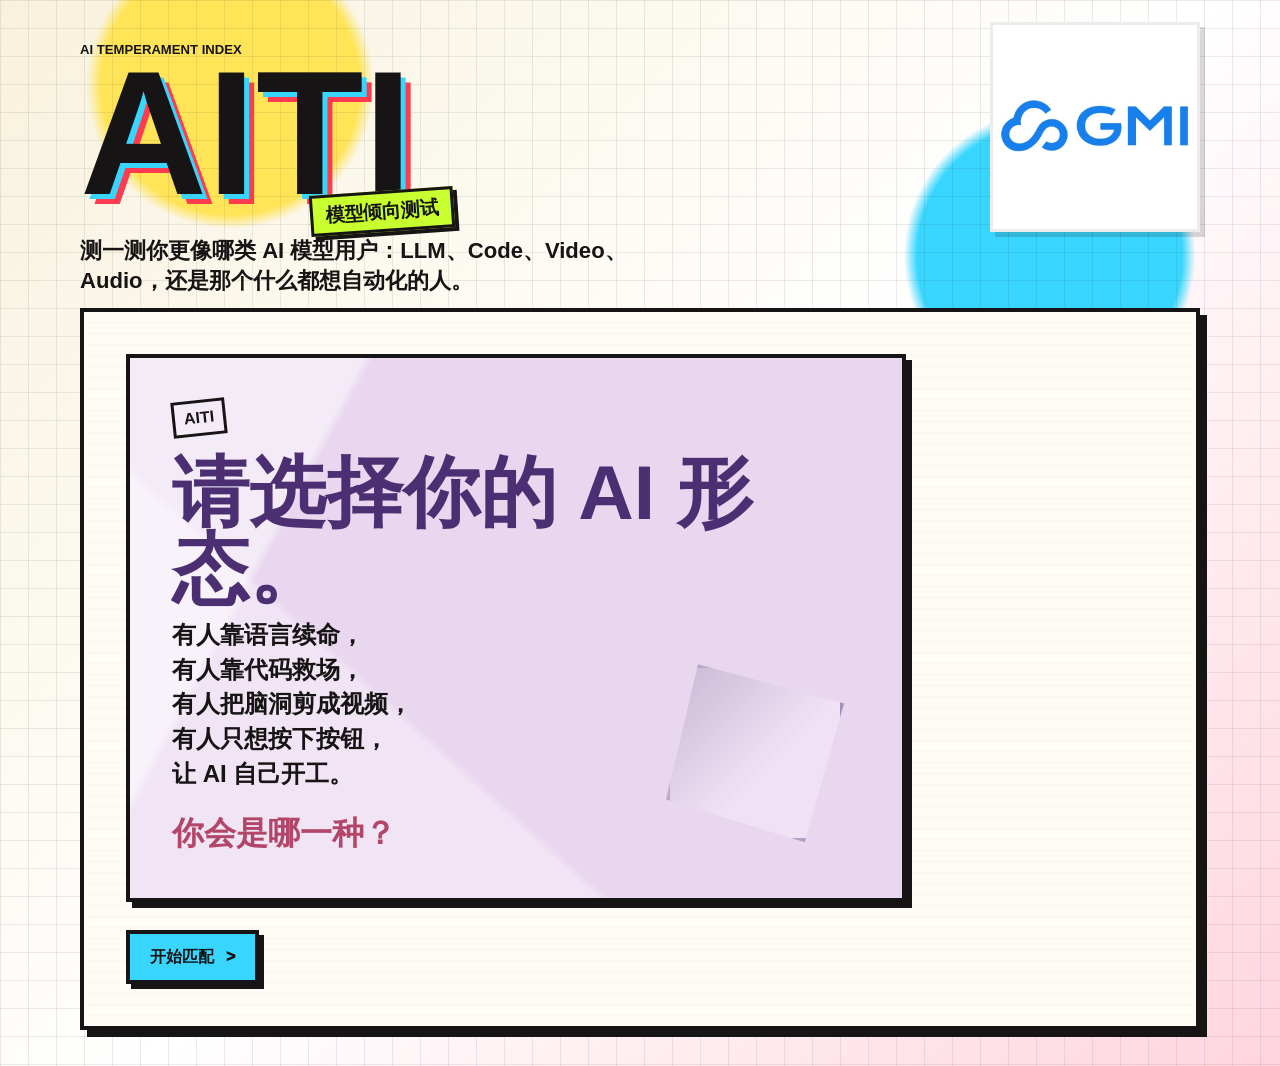
<file: index.html>
<!doctype html>
<html lang="zh-CN">
  <head>
    <meta charset="UTF-8" />
    <meta name="viewport" content="width=device-width, initial-scale=1.0" />
    <title>AITI | AI 模型倾向测试</title>
    <link rel="stylesheet" href="./styles.css" />
  </head>
  <body>
    <main class="app-shell">
      <img class="brand-logo" src="./assets/gmi-logo.jpg" alt="GMI" />
      <section class="hero" aria-labelledby="hero-title">
        <div class="hero-copy">
          <p class="eyebrow">AI Temperament Index</p>
          <h1 id="hero-title">AITI</h1>
          <p class="tagline">测一测你更像哪类 AI 模型用户：LLM、Code、Video、Audio，还是那个什么都想自动化的人。</p>
        </div>
      </section>

      <section class="test-panel" aria-live="polite">
        <div id="start-screen" class="screen active">
          <article class="starter-card intro-card">
            <span class="stamp">AITI</span>
            <h2>请选择你的 AI 形态。</h2>
            <p>
              有人靠语言续命，<br />
              有人靠代码救场，<br />
              有人把脑洞剪成视频，<br />
              有人只想按下按钮，<br />
              让 AI 自己开工。
            </p>
            <p class="intro-question">你会是哪一种？</p>
          </article>
          <button id="start-btn" class="primary-btn" type="button">
            <span>开始匹配</span>
            <span aria-hidden="true">></span>
          </button>
        </div>

        <div id="quiz-screen" class="screen">
          <div class="quiz-topline">
            <p id="progress-text">Question 1 / 10</p>
            <div class="progress-track" aria-hidden="true">
              <span id="progress-bar"></span>
            </div>
          </div>
          <h2 id="question-title"></h2>
          <div id="options" class="options"></div>
        </div>

        <div id="result-screen" class="screen">
          <div class="result-layout">
            <div class="result-copy">
              <p class="eyebrow result-kicker">AITI 生成报告 <span id="result-rarity"></span></p>
              <h2 id="result-title"></h2>
              <div class="result-visual">
                <div id="avatar" class="avatar" aria-hidden="true"></div>
                <div id="result-code" class="result-code"></div>
              </div>
              <p id="result-subtitle" class="result-subtitle"></p>
              <div id="trait-list" class="trait-list"></div>
              <div class="model-card">
                <span class="model-card-title">猜你常用 / 适合试</span>
                <div id="model-list" class="model-list"></div>
              </div>
              <p id="result-prompt" class="prompt-card"></p>
              <div class="claim-card">
                <span class="claim-kicker">TOKEN TRIAL</span>
                <strong>领取 token 试用模型！</strong>
                <p>回复 <mark>上船开造</mark> 领取</p>
                <button id="claim-btn" class="claim-btn" type="button">复制口令并扫码关注</button>
              </div>
              <div class="result-actions">
                <button id="restart-btn" class="primary-btn compact" type="button">重测</button>
                <button id="copy-btn" class="ghost-btn" type="button">复制结果</button>
              </div>
            </div>
          </div>
        </div>
      </section>
      <div id="qr-modal" class="qr-modal" hidden>
        <div class="qr-dialog" role="dialog" aria-modal="true" aria-labelledby="qr-title">
          <button id="qr-close-btn" class="qr-close-btn" type="button" aria-label="关闭">×</button>
          <span class="claim-kicker">GMI CLOUD</span>
          <h2 id="qr-title">扫码关注公众号</h2>
          <div class="qr-box">
            <img class="qr-image" src="./assets/gmi-qrcode.jpg" alt="GMI Cloud 黑板报公众号二维码" />
          </div>
          <p class="qr-copy">关注 <strong>GMI Cloud 黑板报</strong>，回复 <mark>上船开造</mark> 领取 token 试用模型。</p>
        </div>
      </div>
    </main>

    <script src="./app.js"></script>
  </body>
</html>
</file>
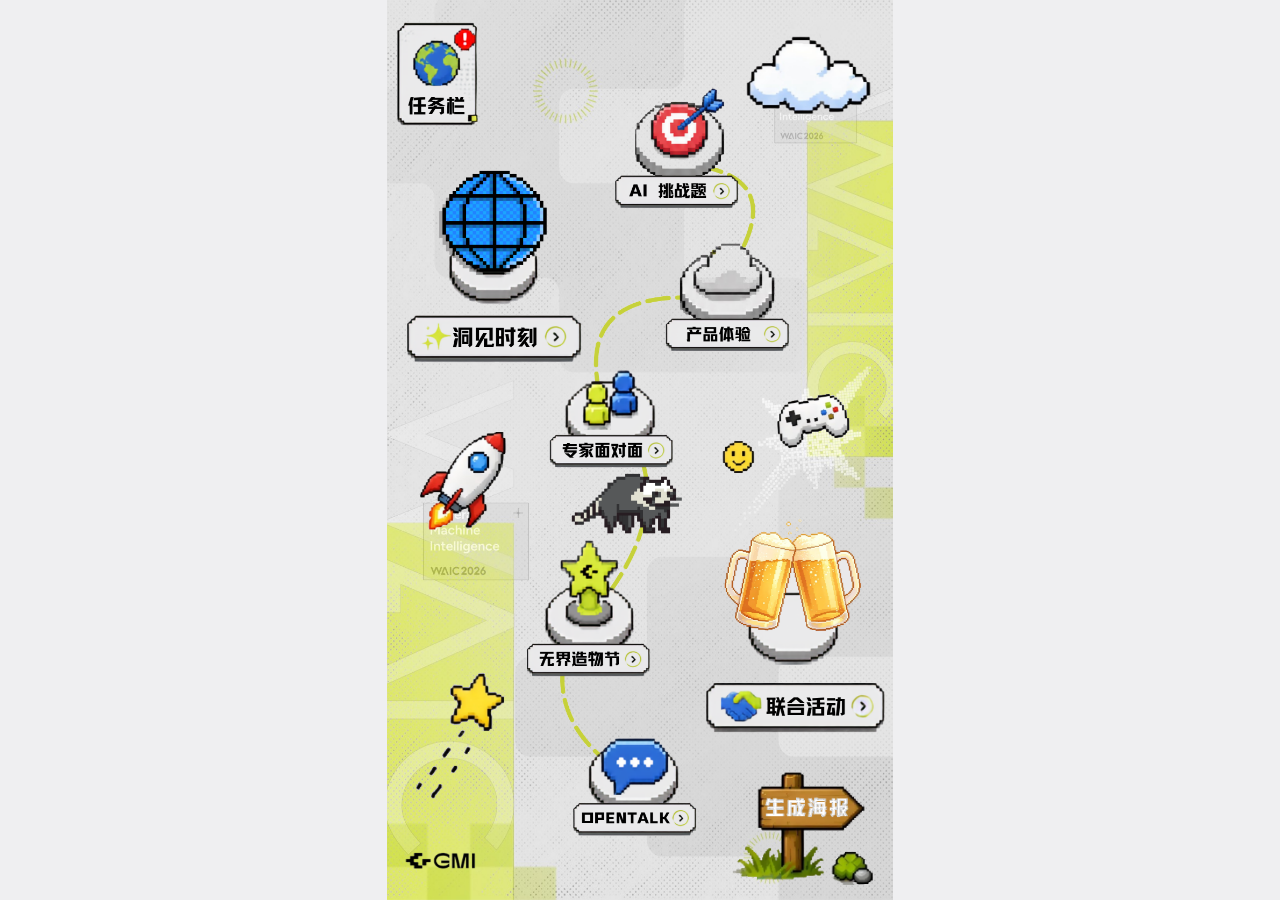
<file: gmi-cloud-map/index.html>
<!doctype html>
<html lang="zh-CN">
  <head>
    <meta charset="UTF-8" />
    <meta name="viewport" content="width=device-width, initial-scale=1.0" />
    <title>GMI Cloud 行动地图打卡</title>
    <link rel="icon" href="data:," />
    <link rel="preload" as="image" href="assets/page-background.jpg?v=4aea9df" fetchpriority="high" />
    <link rel="preload" as="image" href="assets/canva-poster-decorated-transparent.png" fetchpriority="high" />
    <link rel="preload" as="image" href="assets/gmi-logo.png" />
    <link rel="preload" as="image" href="assets/poster-sign-cutout.png" />
    <style>
      :root {
        color-scheme: light;
        --page-bg: #efeff1;
        --feedback-ease: cubic-bezier(0.16, 0.9, 0.24, 1);
        --feedback-press-duration: 130ms;
      }

      * {
        box-sizing: border-box;
      }

      html,
      body {
        width: 100%;
        min-height: 100%;
        margin: 0;
      }

      body {
        display: grid;
        min-height: 100dvh;
        place-items: center;
        overflow: hidden;
        background: var(--page-bg);
      }

      .canvas-stage {
        width: 100vw;
        height: 100dvh;
        display: grid;
        place-items: center;
      }

      .map-frame {
        width: min(100vw, calc(100dvh * 940 / 1672));
        aspect-ratio: 940 / 1672;
        position: relative;
        overflow: hidden;
        background: url("assets/page-background.jpg?v=4aea9df") center / 100% 100% no-repeat;
        contain: layout paint style;
        container-type: inline-size;
        transform: translate3d(0, 0, 0);
      }

      .map-art {
        position: absolute;
        inset: 0;
        width: 100%;
        height: 100%;
        display: block;
        object-fit: contain;
        image-rendering: pixelated;
        image-rendering: crisp-edges;
        user-select: none;
        pointer-events: none;
        -webkit-user-drag: none;
        backface-visibility: hidden;
        animation: map-foreground-enter 460ms var(--feedback-ease) both;
      }

      .poster-sign {
        position: absolute;
        left: 68%;
        top: 85.5%;
        z-index: 10;
        width: 29%;
        height: auto;
        pointer-events: none;
        user-select: none;
        -webkit-user-drag: none;
      }

      .poster-sign-hotspot {
        position: absolute;
        left: 68%;
        top: 85.5%;
        z-index: 21;
        width: 29%;
        height: 13.5%;
        border: 0;
        padding: 0;
        cursor: pointer;
        background: transparent;
        appearance: none;
        -webkit-tap-highlight-color: transparent;
      }

      .poster-sign-hotspot:focus-visible {
        outline: none;
      }

      .page-gmi-logo {
        position: absolute;
        left: 2.3%;
        bottom: 2.1%;
        z-index: 12;
        width: 16.5%;
        height: 4.2%;
        background: url("assets/gmi-logo.png") center center / 100% auto no-repeat;
        pointer-events: none;
        user-select: none;
      }

      .page-gmi-logo-insight {
        z-index: 6;
      }

      .checkmark-layer {
        position: absolute;
        inset: 0;
        z-index: 25;
        overflow: hidden;
        pointer-events: none;
      }

      .checkmark-marker {
        position: absolute;
        left: var(--check-x);
        top: var(--check-y);
        width: 6.383%;
        aspect-ratio: 1;
        display: block;
        visibility: hidden;
        opacity: 0;
        transform: translate3d(-50%, -50%, 0) scale(1);
        transform-origin: 50% 50%;
        will-change: transform, opacity, filter;
        image-rendering: pixelated;
        image-rendering: crisp-edges;
        user-select: none;
        -webkit-user-drag: none;
        backface-visibility: hidden;
      }

      .checkmark-marker.is-dropping,
      .checkmark-marker.is-complete {
        visibility: visible;
      }

      .checkmark-marker.is-complete {
        opacity: 1;
        filter: none;
        transform: translate3d(-50%, -50%, 0) scale(1);
      }

      .checkmark-marker.is-dropping {
        animation: checkmark-drop 520ms cubic-bezier(0.19, 0.86, 0.28, 1)
          forwards;
      }

      .intro-layer {
        position: absolute;
        inset: 0;
        z-index: 100;
        background: var(--page-bg);
        opacity: 1;
        pointer-events: none;
      }

      .intro-layer.is-hidden {
        opacity: 0;
        pointer-events: none;
      }

      .intro-layer.is-gone {
        display: none;
      }

      .intro-video {
        width: 100%;
        height: 100%;
        display: block;
        object-fit: contain;
        image-rendering: pixelated;
        image-rendering: crisp-edges;
        user-select: none;
        -webkit-user-drag: none;
        backface-visibility: hidden;
      }

      .hotspot {
        position: absolute;
        z-index: 20;
        border: 0;
        padding: 0;
        cursor: pointer;
        background: transparent;
        appearance: none;
        -webkit-tap-highlight-color: transparent;
      }

      .hotspot:focus-visible {
        outline: none;
      }

      .feedback-press {
        animation: feedback-press var(--feedback-press-duration)
          var(--feedback-ease) both;
      }

      .hotspot-ai {
        left: 45%;
        top: 9%;
        width: 25%;
        height: 15%;
      }

      .hotspot-taskbar {
        left: 0%;
        top: 0%;
        width: 24%;
        height: 15%;
      }

      .hotspot-product {
        left: 54%;
        top: 28%;
        width: 28%;
        height: 13%;
      }

      .hotspot-expert {
        left: 31%;
        top: 42%;
        width: 30%;
        height: 12%;
      }

      .hotspot-festival {
        left: 27%;
        top: 59%;
        width: 28%;
        height: 15%;
      }

      .hotspot-opentalk {
        left: 37%;
        top: 81%;
        width: 30%;
        height: 12%;
      }

      .hotspot-partner {
        left: 62%;
        top: 57%;
        width: 36%;
        height: 25%;
      }

      .hotspot-panda {
        left: 40%;
        top: 52.5%;
        width: 17%;
        height: 9.5%;
      }

      .hotspot-insight {
        left: 3%;
        top: 35%;
        width: 34%;
        height: 6%;
      }

      .hotspot-insight-globe {
        left: 8%;
        top: 18%;
        width: 23%;
        height: 16%;
      }

      .insight-page-layer {
        position: absolute;
        inset: 0;
        z-index: 160;
        visibility: hidden;
        opacity: 0;
        pointer-events: none;
        overflow: hidden;
        background: url("assets/page-background.jpg") center / 100% 100% no-repeat;
        transform: translate3d(0, 2%, 0) scale(0.96);
        transform-origin: 50% 50%;
        will-change: transform, opacity;
      }

      .insight-page-layer.is-entering,
      .insight-page-layer.is-open,
      .insight-page-layer.is-closing {
        visibility: visible;
      }

      .insight-page-layer.is-entering {
        pointer-events: auto;
        animation: insight-page-in 420ms var(--feedback-ease) forwards;
      }

      .insight-page-layer.is-open {
        opacity: 1;
        pointer-events: auto;
        transform: translate3d(0, 0, 0) scale(1);
      }

      .insight-page-layer.is-closing {
        pointer-events: none;
        animation: insight-page-out 240ms cubic-bezier(0.55, 0, 0.74, 0.22)
          forwards;
      }

      .insight-page-art {
        width: 100%;
        height: 100%;
        display: block;
        object-fit: contain;
        user-select: none;
        pointer-events: none;
        -webkit-user-drag: none;
        image-rendering: auto;
      }

      .insight-close-hotspot {
        position: absolute;
        top: 2.4%;
        right: 3.2%;
        z-index: 5;
        width: 7.5%;
        height: 5%;
        border: 0;
        padding: 0;
        cursor: pointer;
        background: transparent;
        appearance: none;
        -webkit-tap-highlight-color: transparent;
      }

      .insight-close-hotspot:focus-visible {
        outline: none;
      }

      .insight-poster-hotspot {
        position: absolute;
        left: 63.5%;
        top: 83.4%;
        z-index: 6;
        width: 35.5%;
        height: 13.4%;
        border: 0;
        padding: 0;
        cursor: pointer;
        background: transparent;
        appearance: none;
        -webkit-tap-highlight-color: transparent;
      }

      .insight-poster-hotspot:focus-visible {
        outline: none;
      }

      .partner-page-layer {
        position: absolute;
        inset: 0;
        z-index: 170;
        visibility: hidden;
        opacity: 0;
        overflow: hidden;
        pointer-events: none;
        background: #021225;
        transform: scale(0.97);
        transform-origin: 50% 50%;
        will-change: transform, opacity;
      }

      .partner-page-layer.is-entering,
      .partner-page-layer.is-open,
      .partner-page-layer.is-closing {
        visibility: visible;
      }

      .partner-page-layer.is-entering {
        pointer-events: auto;
        animation: partner-page-in 460ms var(--feedback-ease) forwards;
      }

      .partner-page-layer.is-open {
        opacity: 1;
        pointer-events: auto;
        transform: scale(1);
      }

      .partner-page-layer.is-closing {
        pointer-events: none;
        animation: partner-page-out 260ms cubic-bezier(0.55, 0, 0.74, 0.22) forwards;
      }

      .partner-page-art {
        width: 100%;
        height: 100%;
        display: block;
        object-fit: contain;
        user-select: none;
        pointer-events: none;
        -webkit-user-drag: none;
      }

      .partner-close-hotspot {
        position: absolute;
        top: 1.3%;
        right: 2.6%;
        z-index: 2;
        width: 12%;
        height: 7.5%;
        border: 0;
        padding: 0;
        cursor: pointer;
        background: transparent;
        appearance: none;
        -webkit-tap-highlight-color: transparent;
      }

      .partner-close-hotspot:focus-visible {
        outline: none;
      }

      .partner-poster-hotspot {
        position: absolute;
        left: 66%;
        top: 88.8%;
        z-index: 3;
        width: 32%;
        height: 10.7%;
        border: 0;
        padding: 0;
        cursor: pointer;
        background: transparent;
        appearance: none;
        -webkit-tap-highlight-color: transparent;
      }

      .partner-poster-hotspot:focus-visible {
        outline: none;
      }

      .poster-page-layer {
        position: absolute;
        inset: 0;
        z-index: 180;
        visibility: hidden;
        opacity: 0;
        overflow: hidden;
        pointer-events: none;
        background: #e8e8e8;
        transform: translate3d(0, 1.5%, 0) scale(0.96);
        transform-origin: 50% 50%;
        will-change: transform, opacity;
      }

      .poster-page-layer.is-entering,
      .poster-page-layer.is-open,
      .poster-page-layer.is-closing {
        visibility: visible;
      }

      .poster-page-layer.is-entering {
        pointer-events: auto;
        animation: poster-page-in 480ms var(--feedback-ease) forwards;
      }

      .poster-page-layer.is-open {
        opacity: 1;
        pointer-events: auto;
        transform: translate3d(0, 0, 0) scale(1);
      }

      .poster-page-layer.is-closing {
        pointer-events: none;
        animation: poster-page-out 240ms cubic-bezier(0.55, 0, 0.74, 0.22) forwards;
      }

      .poster-page-art {
        width: 100%;
        height: 100%;
        display: block;
        object-fit: contain;
        user-select: none;
        pointer-events: none;
        -webkit-user-drag: none;
      }

      .poster-photo-layer {
        position: absolute;
        inset: 0;
        z-index: 2;
        pointer-events: none;
      }

      .poster-composite-image {
        position: absolute;
        left: 12.646%;
        top: 2.99%;
        z-index: 3;
        width: 74.814%;
        height: 85.526%;
        display: block;
        object-fit: fill;
        user-select: auto;
        pointer-events: auto;
        -webkit-user-drag: auto;
        -webkit-touch-callout: default;
      }

      .poster-composite-image[hidden] {
        display: none;
      }

      .poster-photo-slot {
        position: absolute;
        left: var(--poster-x);
        top: var(--poster-y);
        width: var(--poster-w);
        height: var(--poster-h);
        overflow: hidden;
        border-radius: var(--poster-radius, 0);
        background: #f1f1f1;
      }

      .poster-photo-slot img {
        width: 100%;
        height: 100%;
        display: block;
        object-fit: cover;
        object-position: center;
      }

      .poster-actions-backdrop {
        position: absolute;
        inset: 0;
        z-index: 4;
        background: url("assets/page-background.jpg") center / 100% 100% no-repeat;
        clip-path: inset(89.5% 11.5% 1.2% 11.5%);
        pointer-events: none;
      }

      .poster-actions {
        position: absolute;
        left: 13.5%;
        top: 91%;
        z-index: 5;
        width: 73%;
        height: 6.2%;
        display: grid;
        grid-template-columns: minmax(0, 1fr) minmax(0, 1fr);
        gap: 2.4%;
      }

      .poster-action-button {
        border: 0;
        border-radius: 0.8cqw;
        padding: 0 1cqw;
        cursor: pointer;
        background: #050505;
        color: #dafa20;
        box-shadow: 0 0.7cqw 0 #8a8a8a;
        font-family: "Microsoft YaHei", "PingFang SC", sans-serif;
        font-size: 4.25cqw;
        font-weight: 900;
        line-height: 1;
        letter-spacing: 0;
        white-space: nowrap;
        appearance: none;
        -webkit-tap-highlight-color: transparent;
      }

      .poster-action-button:active {
        box-shadow: 0 0.25cqw 0 #777;
        transform: translateY(0.45cqw);
      }

      .poster-action-button:focus-visible {
        outline: 0.35cqw solid #174aa3;
        outline-offset: 0.3cqw;
      }

      .poster-return-side {
        position: absolute;
        top: 0;
        z-index: 3;
        width: 12.6%;
        height: 100%;
        border: 0;
        padding: 0;
        cursor: pointer;
        background: transparent;
        appearance: none;
        -webkit-tap-highlight-color: transparent;
      }

      .poster-return-side-left {
        left: 0;
      }

      .poster-return-side-right {
        right: 0;
      }

      .poster-return-side:focus-visible {
        outline: none;
      }

      .insight-detail-target {
        position: absolute;
        z-index: 2;
        border: 0;
        padding: 0;
        cursor: pointer;
        background: transparent;
        appearance: none;
        -webkit-tap-highlight-color: transparent;
      }

      .insight-detail-target:focus-visible,
      .insight-detail-action:focus-visible {
        outline: none;
      }

      .insight-detail-target-1 {
        left: 8%;
        top: 15%;
        width: 48%;
        height: 10%;
      }

      .insight-detail-target-2 {
        left: 50.5%;
        top: 37%;
        width: 40%;
        height: 12%;
      }

      .insight-detail-target-3 {
        left: 7%;
        top: 63.5%;
        width: 44%;
        height: 12%;
      }

      .insight-detail-card {
        --detail-offset-x: 0%;
        --detail-offset-y: 0%;
        position: absolute;
        z-index: 3;
        width: var(--detail-width);
        opacity: 0;
        visibility: hidden;
        pointer-events: none;
        transform: translate3d(var(--detail-offset-x), var(--detail-offset-y), 0)
          scale(0.92);
        transform-origin: 50% 50%;
        will-change: transform, opacity;
      }

      .insight-detail-card-1 {
        left: 53.45%;
        top: 13.9%;
        --detail-width: 46.23%;
        --detail-offset-x: 18%;
        --detail-offset-y: -8%;
      }

      .insight-detail-card-2 {
        left: 7.23%;
        top: 36.96%;
        --detail-width: 39.32%;
        --detail-offset-x: -18%;
        --detail-offset-y: 8%;
      }

      .insight-detail-card-3 {
        left: 53.45%;
        top: 61.6%;
        --detail-width: 42.72%;
        --detail-offset-x: 18%;
        --detail-offset-y: 10%;
      }

      .insight-detail-card.is-opening,
      .insight-detail-card.is-open {
        visibility: visible;
        pointer-events: auto;
      }

      .insight-detail-card.is-opening {
        animation: insight-detail-in 260ms var(--feedback-ease) forwards;
      }

      .insight-detail-card.is-open {
        opacity: 1;
        transform: translate3d(0, 0, 0) scale(1);
      }

      .insight-detail-card.is-closing {
        visibility: visible;
        pointer-events: none;
        animation: insight-detail-out 220ms cubic-bezier(0.55, 0, 0.74, 0.22)
          forwards;
      }

      .insight-detail-art {
        display: block;
        width: 100%;
        height: auto;
        user-select: none;
        pointer-events: none;
        -webkit-user-drag: none;
        image-rendering: auto;
      }

      .insight-detail-action {
        position: absolute;
        z-index: 1;
        border: 0;
        padding: 0;
        cursor: pointer;
        background: transparent;
        appearance: none;
        -webkit-tap-highlight-color: transparent;
      }

      .insight-copy-hotspot {
        left: 18%;
        bottom: 5.5%;
        width: 66%;
        height: 17%;
      }

      .insight-photo-plus-hotspot {
        height: 16%;
      }

      .insight-detail-card-2 .insight-photo-plus-hotspot {
        left: 14%;
        bottom: 5%;
        width: 70%;
      }

      .insight-detail-card-3 .insight-photo-plus-hotspot {
        left: 18%;
        bottom: 5%;
        width: 64%;
      }

      .insight-photo-choice-sheet {
        left: 9%;
        bottom: 21%;
        width: 82%;
      }

      .heart-bubble {
        position: absolute;
        left: 67.4%;
        top: 51.2%;
        z-index: 26;
        width: 17%;
        opacity: 0;
        visibility: hidden;
        pointer-events: none;
        transform: translate3d(-50%, -50%, 0) scale(0.72);
        transform-origin: 42% 100%;
        will-change: transform, opacity;
      }

      .heart-bubble.is-visible {
        visibility: visible;
        opacity: 1;
        transform: translate3d(-50%, -50%, 0) scale(1);
        animation: heart-bubble-in 280ms var(--feedback-ease)
          forwards;
      }

      .heart-bubble img {
        width: 100%;
        height: auto;
        display: block;
        user-select: none;
        -webkit-user-drag: none;
        image-rendering: pixelated;
        image-rendering: crisp-edges;
        backface-visibility: hidden;
      }

      .taskbar-popup-layer {
        position: absolute;
        inset: 0;
        z-index: 46;
        visibility: hidden;
        opacity: 0;
        pointer-events: none;
        background: transparent;
        contain: layout paint style;
        transform: translate3d(0, 0, 0) scale(0.94);
        transform-origin: 50% 58%;
        will-change: transform, opacity;
      }

      .taskbar-popup-layer.is-visible {
        visibility: visible;
        opacity: 1;
        pointer-events: auto;
        animation: taskbar-popup-in 280ms var(--feedback-ease)
          forwards;
      }

      .taskbar-popup-layer.is-closing {
        visibility: visible;
        opacity: 0;
        pointer-events: none;
        animation: taskbar-popup-out 220ms cubic-bezier(0.55, 0, 0.74, 0.22)
          forwards;
      }

      .taskbar-popup-art {
        width: 100%;
        height: 100%;
        display: block;
        object-fit: contain;
        image-rendering: pixelated;
        image-rendering: crisp-edges;
        user-select: none;
        pointer-events: none;
        -webkit-user-drag: none;
        backface-visibility: hidden;
      }

      .taskbar-heart-stage {
        position: absolute;
        left: 0;
        top: 33.49%;
        z-index: 47;
        width: 100%;
        height: 19.14%;
        pointer-events: none;
        overflow: hidden;
      }

      .taskbar-heart-state,
      .taskbar-heart-reveal {
        position: absolute;
        inset: 0;
        width: 100%;
        height: 100%;
        display: block;
        image-rendering: pixelated;
        image-rendering: crisp-edges;
        user-select: none;
        -webkit-user-drag: none;
      }

      .taskbar-heart-reveal {
        opacity: 0;
        background-repeat: no-repeat;
        background-size: 1100% 100%;
        will-change: background-position, opacity;
      }

      .taskbar-heart-reveal.is-active {
        opacity: 1;
        animation: taskbar-heart-reveal 460ms steps(10, end) forwards;
      }

      .taskbar-progress-label {
        position: absolute;
        width: 1px;
        height: 1px;
        margin: -1px;
        padding: 0;
        border: 0;
        clip: rect(0 0 0 0);
        clip-path: inset(50%);
        overflow: hidden;
        white-space: nowrap;
        z-index: 47;
      }

      .taskbar-close-hotspot {
        position: absolute;
        left: 30%;
        top: 63.6%;
        z-index: 48;
        width: 40%;
        height: 8%;
        border: 0;
        padding: 0;
        cursor: pointer;
        background: transparent;
        appearance: none;
        -webkit-tap-highlight-color: transparent;
      }

      .taskbar-close-hotspot:focus-visible {
        outline: none;
      }

      .popup-card {
        --x: 50%;
        --y: 50%;
        --w: 33%;
        --origin: 50% 50%;
        position: absolute;
        left: var(--x);
        top: var(--y);
        z-index: 30;
        width: var(--w);
        transform-origin: var(--origin);
        transform: translate3d(-50%, -50%, 0) scale(0.72);
        opacity: 0;
        visibility: hidden;
        pointer-events: none;
        will-change: transform, opacity;
      }

      .popup-art {
        width: 100%;
        height: auto;
        display: block;
        user-select: none;
        pointer-events: none;
        -webkit-user-drag: none;
        image-rendering: pixelated;
        image-rendering: crisp-edges;
        backface-visibility: hidden;
      }

      .checkin-hotspot {
        position: absolute;
        left: 17%;
        bottom: 7.2%;
        z-index: 34;
        width: 66%;
        height: 17%;
        border: 0;
        padding: 0;
        cursor: pointer;
        background: transparent;
        appearance: none;
        -webkit-tap-highlight-color: transparent;
      }

      .checkin-hotspot::after {
        content: "";
        position: absolute;
        inset: 18% 42%;
        border-radius: 999px;
        background: rgba(255, 49, 80, 0);
        transform: scale(0.76);
        transition:
          background-color 160ms linear,
          transform 180ms cubic-bezier(0.16, 0.9, 0.24, 1);
      }

      .checkin-hotspot:active::after {
        background: rgba(255, 49, 80, 0.16);
        transform: scale(1);
      }

      .checkin-hotspot:focus-visible {
        outline: none;
      }

      .photo-choice-sheet {
        position: absolute;
        left: 8%;
        bottom: 25%;
        z-index: 36;
        width: 89%;
        aspect-ratio: 232 / 118;
        display: grid;
        grid-template-columns: minmax(0, 1fr);
        gap: 0;
        padding: 0;
        border: 0;
        background: transparent;
        overflow: visible;
        transform-origin: 50% 100%;
        animation: photo-choice-in 120ms steps(2, end) both;
      }

      .photo-choice-reference {
        position: absolute;
        top: -211.864%;
        left: -293.534%;
        z-index: 0;
        width: 405.603%;
        max-width: none;
        height: auto;
        display: block;
        pointer-events: none;
        user-select: none;
        -webkit-user-drag: none;
      }

      .photo-choice-crop {
        position: absolute;
        inset: 0;
        z-index: 0;
        overflow: hidden;
      }

      .photo-choice-plus {
        position: absolute;
        top: -0.6em;
        right: -0.5em;
        z-index: 2;
        color: #ddea17;
        font-family: Arial Black, Arial, sans-serif;
        font-size: clamp(17px, 6.1cqw, 33px);
        font-weight: 900;
        line-height: 1;
        -webkit-text-stroke: clamp(1px, 0.32cqw, 2px) #111;
        text-shadow:
          clamp(1px, 0.32cqw, 2px) 0 #111,
          0 clamp(1px, 0.32cqw, 2px) #111;
        pointer-events: none;
      }

      .photo-choice-sheet[hidden] {
        display: none;
      }

      .photo-choice-action {
        position: relative;
        z-index: 1;
        min-height: 0;
        border: 0;
        padding: 0;
        background: transparent;
        color: transparent;
        cursor: pointer;
        font-size: 0;
        -webkit-tap-highlight-color: transparent;
      }

      .photo-choice-action:active {
        background: rgba(217, 234, 23, 0.16);
      }

      .photo-choice-action:focus-visible {
        outline: 2px solid #ddea17;
        outline-offset: 2px;
      }

      .popup-festival .photo-choice-sheet {
        left: 4%;
        width: 84%;
      }

      .native-photo-input {
        position: fixed;
        width: 1px;
        height: 1px;
        margin: -1px;
        padding: 0;
        border: 0;
        clip: rect(0 0 0 0);
        clip-path: inset(50%);
        overflow: hidden;
        white-space: nowrap;
      }

      .popup-card.is-opening,
      .popup-card.is-open {
        visibility: visible;
        pointer-events: auto;
      }

      .popup-card.is-opening {
        animation: card-in 310ms var(--feedback-ease) forwards;
      }

      .popup-card.is-open {
        transform: translate3d(-50%, -50%, 0) scale(1);
        opacity: 1;
      }

      .popup-card.is-closing {
        visibility: visible;
        pointer-events: none;
        animation: card-out 250ms cubic-bezier(0.55, 0, 0.74, 0.22) forwards;
      }

      @keyframes card-in {
        0% {
          opacity: 0;
          transform: translate3d(-50%, -50%, 0) scale(0.72);
        }
        58% {
          opacity: 1;
          transform: translate3d(-50%, -50%, 0) scale(1.035);
        }
        100% {
          opacity: 1;
          transform: translate3d(-50%, -50%, 0) scale(1);
        }
      }

      @keyframes map-foreground-enter {
        0% {
          opacity: 0;
          transform: translate3d(0, 10px, 0) scale(0.985);
        }

        100% {
          opacity: 1;
          transform: translate3d(0, 0, 0) scale(1);
        }
      }

      @keyframes card-out {
        0% {
          opacity: 1;
          transform: translate3d(-50%, -50%, 0) scale(1);
        }
        100% {
          opacity: 0;
          transform: translate3d(-50%, -50%, 0) scale(0.72);
        }
      }

      @keyframes feedback-press {
        0% {
          transform: scale(1);
        }
        45% {
          transform: scale(0.94);
        }
        100% {
          transform: scale(1);
        }
      }

      @keyframes insight-page-in {
        0% {
          opacity: 0;
          transform: translate3d(0, 2%, 0) scale(0.96);
        }
        70% {
          opacity: 1;
          transform: translate3d(0, 0, 0) scale(1.012);
        }
        100% {
          opacity: 1;
          transform: translate3d(0, 0, 0) scale(1);
        }
      }

      @keyframes insight-page-out {
        0% {
          opacity: 1;
          transform: translate3d(0, 0, 0) scale(1);
        }
        100% {
          opacity: 0;
          transform: translate3d(0, 1.5%, 0) scale(0.97);
        }
      }

      @keyframes partner-page-in {
        0% {
          opacity: 0;
          transform: scale(0.97);
        }
        72% {
          opacity: 1;
          transform: scale(1.01);
        }
        100% {
          opacity: 1;
          transform: scale(1);
        }
      }

      @keyframes partner-page-out {
        0% {
          opacity: 1;
          transform: scale(1);
        }
        100% {
          opacity: 0;
          transform: scale(1.035);
        }
      }

      @keyframes poster-page-in {
        0% {
          opacity: 0;
          transform: translate3d(0, 1.5%, 0) scale(0.96);
        }
        72% {
          opacity: 1;
          transform: translate3d(0, 0, 0) scale(1.012);
        }
        100% {
          opacity: 1;
          transform: translate3d(0, 0, 0) scale(1);
        }
      }

      @keyframes poster-page-out {
        0% {
          opacity: 1;
          transform: translate3d(0, 0, 0) scale(1);
        }
        100% {
          opacity: 0;
          transform: translate3d(0, 1.5%, 0) scale(0.97);
        }
      }

      @keyframes insight-detail-in {
        0% {
          opacity: 0;
          transform: translate3d(var(--detail-offset-x), var(--detail-offset-y), 0)
            scale(0.92);
        }

        100% {
          opacity: 1;
          transform: translate3d(0, 0, 0) scale(1);
        }
      }

      @keyframes insight-detail-out {
        0% {
          opacity: 1;
          transform: translate3d(0, 0, 0) scale(1);
        }

        100% {
          opacity: 0;
          transform: translate3d(var(--detail-offset-x), var(--detail-offset-y), 0)
            scale(0.92);
        }
      }

      @keyframes photo-choice-in {
        0% {
          opacity: 0;
          transform: translate3d(0, 4%, 0) scale(0.92);
        }
        100% {
          opacity: 1;
          transform: translate3d(0, 0, 0) scale(1);
        }
      }

      @keyframes checkmark-drop {
        0% {
          opacity: 0;
          filter: blur(1px);
          transform: translate3d(-50%, -780%, 0) scale(8.5);
        }
        9% {
          opacity: 1;
        }
        78% {
          opacity: 1;
          filter: none;
          transform: translate3d(-50%, -50%, 0) scale(1.13);
        }
        100% {
          opacity: 1;
          filter: none;
          transform: translate3d(-50%, -50%, 0) scale(1);
        }
      }

      @keyframes heart-bubble-in {
        0% {
          opacity: 0;
          transform: translate3d(-50%, -50%, 0) scale(0.72);
        }
        62% {
          opacity: 1;
          transform: translate3d(-50%, -50%, 0) scale(1.05);
        }
        100% {
          opacity: 1;
          transform: translate3d(-50%, -50%, 0) scale(1);
        }
      }

      @keyframes taskbar-popup-in {
        0% {
          opacity: 0;
          transform: translate3d(0, 0, 0) scale(0.94);
        }
        58% {
          opacity: 1;
          transform: translate3d(0, 0, 0) scale(1.012);
        }
        100% {
          opacity: 1;
          transform: translate3d(0, 0, 0) scale(1);
        }
      }

      @keyframes taskbar-popup-out {
        0% {
          opacity: 1;
          transform: translate3d(0, 0, 0) scale(1);
        }
        100% {
          opacity: 0;
          transform: translate3d(0, 0, 0) scale(0.94);
        }
      }

      @keyframes taskbar-heart-reveal {
        0% {
          background-position: 0 0;
        }
        100% {
          background-position: 100% 0;
        }
      }

      .popup-ai {
        --x: 82.4%;
        --y: 14.1%;
        --w: 34%;
        --origin: 0% 50%;
      }

      .popup-product {
        --x: 38.2%;
        --y: 30.2%;
        --w: 34%;
        --origin: 100% 50%;
      }

      .popup-expert {
        --x: 74.6%;
        --y: 49%;
        --w: 34%;
        --origin: 0% 50%;
      }

      .popup-festival {
        --x: 18.2%;
        --y: 68%;
        --w: 32.5%;
        --origin: 100% 50%;
      }

      .popup-opentalk {
        --x: 78.6%;
        --y: 88.2%;
        --w: 32.5%;
        --origin: 0% 36%;
      }

      /* Keep the supplied raster artwork smooth when it is scaled on phones. */
      .map-art,
      .intro-video,
      .popup-art,
      .heart-bubble img,
      .taskbar-popup-art,
      .taskbar-heart-state,
      .taskbar-heart-reveal {
        image-rendering: auto;
      }

      @media (prefers-reduced-motion: reduce) {
        .map-art,
        .popup-card.is-opening,
        .popup-card.is-closing,
        .heart-bubble.is-visible,
        .taskbar-popup-layer.is-visible,
        .taskbar-popup-layer.is-closing,
        .insight-page-layer.is-entering,
        .insight-page-layer.is-closing,
        .partner-page-layer.is-entering,
        .partner-page-layer.is-closing,
        .poster-page-layer.is-entering,
        .poster-page-layer.is-closing,
        .insight-detail-card.is-opening,
        .insight-detail-card.is-closing,
        .feedback-press {
          animation-duration: 1ms;
        }
      }
    </style>
  </head>
  <body>
    <main class="canvas-stage" aria-label="GMI Cloud 行动地图打卡">
      <div class="map-frame">
        <img
          class="map-art"
          src="assets/canva-poster-decorated-transparent.png"
          fetchpriority="high"
          decoding="async"
          width="941"
          height="1672"
          alt=""
          aria-hidden="true"
          draggable="false"
        />
        <div class="page-gmi-logo" role="img" aria-label="GMI"></div>
        <img
          class="poster-sign"
          src="assets/poster-sign-cutout.png"
          width="330"
          height="266"
          alt=""
          aria-hidden="true"
          draggable="false"
        />
        <button
          class="poster-sign-hotspot"
          type="button"
          data-poster-target
          aria-label="Generate poster"
        ></button>

        <div class="checkmark-layer" data-checkmark-layer aria-hidden="true"></div>

        <article class="popup-card popup-ai" data-popup="ai" aria-hidden="true">
          <img
            class="popup-art"
            data-deferred-src="assets/popup-ai.png"
            decoding="async"
            width="624"
            height="630"
            alt=""
            draggable="false"
          />
          <button
            class="checkin-hotspot"
            type="button"
            data-checkin-button
            aria-label="Check in AI challenge"
          ></button>
          <div class="photo-choice-sheet" data-photo-choice-sheet hidden aria-hidden="true">
            <span class="photo-choice-crop"><img class="photo-choice-reference" data-deferred-src="assets/photo-choice-reference.png" decoding="async" alt="" aria-hidden="true" draggable="false" /></span>
            <span class="photo-choice-plus" aria-hidden="true">+</span>
            <button class="photo-choice-action" type="button" data-photo-library-choice>从相册选择</button>
            <button class="photo-choice-action" type="button" data-photo-camera-choice>打开相机</button>
          </div>
        </article>

        <article
          class="popup-card popup-product"
          data-popup="product"
          aria-hidden="true"
        >
          <img
            class="popup-art"
            data-deferred-src="assets/popup-product.png"
            decoding="async"
            width="603"
            height="646"
            alt=""
            draggable="false"
          />
          <button
            class="checkin-hotspot"
            type="button"
            data-checkin-button
            aria-label="Check in product experience"
          ></button>
          <div class="photo-choice-sheet" data-photo-choice-sheet hidden aria-hidden="true">
            <span class="photo-choice-crop"><img class="photo-choice-reference" data-deferred-src="assets/photo-choice-reference.png" decoding="async" alt="" aria-hidden="true" draggable="false" /></span>
            <span class="photo-choice-plus" aria-hidden="true">+</span>
            <button class="photo-choice-action" type="button" data-photo-library-choice>从相册选择</button>
            <button class="photo-choice-action" type="button" data-photo-camera-choice>打开相机</button>
          </div>
        </article>

        <article
          class="popup-card popup-expert"
          data-popup="expert"
          aria-hidden="true"
        >
          <img
            class="popup-art"
            data-deferred-src="assets/popup-expert.png"
            decoding="async"
            width="603"
            height="623"
            alt=""
            draggable="false"
          />
          <button
            class="checkin-hotspot"
            type="button"
            data-checkin-button
            aria-label="Check in expert session"
          ></button>
          <div class="photo-choice-sheet" data-photo-choice-sheet hidden aria-hidden="true">
            <span class="photo-choice-crop"><img class="photo-choice-reference" data-deferred-src="assets/photo-choice-reference.png" decoding="async" alt="" aria-hidden="true" draggable="false" /></span>
            <span class="photo-choice-plus" aria-hidden="true">+</span>
            <button class="photo-choice-action" type="button" data-photo-library-choice>从相册选择</button>
            <button class="photo-choice-action" type="button" data-photo-camera-choice>打开相机</button>
          </div>
        </article>

        <article
          class="popup-card popup-festival"
          data-popup="festival"
          aria-hidden="true"
        >
          <img
            class="popup-art"
            data-deferred-src="assets/popup-festival.png"
            decoding="async"
            width="564"
            height="615"
            alt=""
            draggable="false"
          />
          <button
            class="checkin-hotspot"
            type="button"
            data-checkin-button
            aria-label="Check in creation festival"
          ></button>
          <div class="photo-choice-sheet" data-photo-choice-sheet hidden aria-hidden="true">
            <span class="photo-choice-crop"><img class="photo-choice-reference" data-deferred-src="assets/photo-choice-reference.png" decoding="async" alt="" aria-hidden="true" draggable="false" /></span>
            <span class="photo-choice-plus" aria-hidden="true">+</span>
            <button class="photo-choice-action" type="button" data-photo-library-choice>从相册选择</button>
            <button class="photo-choice-action" type="button" data-photo-camera-choice>打开相机</button>
          </div>
        </article>

        <article
          class="popup-card popup-opentalk"
          data-popup="opentalk"
          aria-hidden="true"
        >
          <img
            class="popup-art"
            data-deferred-src="assets/popup-opentalk.png"
            decoding="async"
            width="564"
            height="588"
            alt=""
            draggable="false"
          />
          <button
            class="checkin-hotspot"
            type="button"
            data-checkin-button
            aria-label="Check in OpenTalk"
          ></button>
          <div class="photo-choice-sheet" data-photo-choice-sheet hidden aria-hidden="true">
            <span class="photo-choice-crop"><img class="photo-choice-reference" data-deferred-src="assets/photo-choice-reference.png" decoding="async" alt="" aria-hidden="true" draggable="false" /></span>
            <span class="photo-choice-plus" aria-hidden="true">+</span>
            <button class="photo-choice-action" type="button" data-photo-library-choice>从相册选择</button>
            <button class="photo-choice-action" type="button" data-photo-camera-choice>打开相机</button>
          </div>
        </article>

        <div class="heart-bubble" data-heart-bubble aria-hidden="true">
          <img
            data-deferred-src="assets/heart-bubble.png"
            decoding="async"
            width="807"
            height="364"
            alt=""
            draggable="false"
          />
        </div>

        <div
          class="taskbar-popup-layer"
          data-taskbar-popup-layer
          aria-hidden="true"
        >
          <img
            class="taskbar-popup-art"
            data-deferred-src="assets/taskbar-popup-frame.png?v=cutout2"
            decoding="async"
            width="940"
            height="1672"
            alt=""
            draggable="false"
          />
          <div class="taskbar-progress-label" data-taskbar-progress>0/5</div>
          <div class="taskbar-heart-stage" aria-hidden="true">
            <img
              class="taskbar-heart-state"
              data-taskbar-heart-state
              data-deferred-src="assets/taskbar-hearts-state-0.png?v=exact2"
              decoding="async"
              width="940"
              height="320"
              alt=""
              draggable="false"
            />
            <div
              class="taskbar-heart-reveal"
              data-taskbar-heart-reveal
            ></div>
          </div>
          <button
            class="taskbar-close-hotspot"
            type="button"
            data-taskbar-close
            aria-label="Close taskbar popup"
          ></button>
        </div>

        <section
          class="insight-page-layer"
          data-insight-layer
          aria-hidden="true"
        >
          <img
            class="insight-page-art"
            data-deferred-src="assets/insight-page-report-map.png"
            decoding="async"
            width="941"
            height="1672"
            alt=""
            draggable="false"
          />
          <div class="page-gmi-logo page-gmi-logo-insight" role="img" aria-label="GMI"></div>
          <button class="insight-detail-target insight-detail-target-1" type="button" data-insight-detail-target="1" aria-label="Open white paper details"></button>
          <button class="insight-detail-target insight-detail-target-2" type="button" data-insight-detail-target="2" aria-label="Open global AI sharing details"></button>
          <button class="insight-detail-target insight-detail-target-3" type="button" data-insight-detail-target="3" aria-label="Open AI Agent sharing details"></button>

          <article class="insight-detail-card insight-detail-card-1" data-insight-detail="1" aria-hidden="true">
            <img class="insight-detail-art" data-deferred-src="assets/insight-detail-1.png" decoding="async" width="435" height="338" alt="" draggable="false" />
            <button class="insight-detail-action insight-copy-hotspot" type="button" data-insight-copy-command aria-label="Copy white paper command"></button>
          </article>

          <article class="insight-detail-card insight-detail-card-2" data-insight-detail="2" aria-hidden="true">
            <img class="insight-detail-art" data-deferred-src="assets/insight-detail-2.png" decoding="async" width="370" height="390" alt="" draggable="false" />
            <button class="insight-detail-action insight-photo-plus-hotspot" type="button" data-insight-photo-plus aria-label="Add global AI sharing photo"></button>
            <div class="photo-choice-sheet insight-photo-choice-sheet" data-insight-photo-choice-sheet hidden aria-hidden="true">
              <span class="photo-choice-crop"><img class="photo-choice-reference" data-deferred-src="assets/photo-choice-reference.png" decoding="async" alt="" aria-hidden="true" draggable="false" /></span>
              <span class="photo-choice-plus" aria-hidden="true">+</span>
              <button class="photo-choice-action" type="button" data-insight-photo-library-choice aria-label="Choose from photo library"></button>
              <button class="photo-choice-action" type="button" data-insight-photo-camera-choice aria-label="Open camera"></button>
            </div>
          </article>

          <article class="insight-detail-card insight-detail-card-3" data-insight-detail="3" aria-hidden="true">
            <img class="insight-detail-art" data-deferred-src="assets/insight-detail-3.png" decoding="async" width="402" height="358" alt="" draggable="false" />
            <button class="insight-detail-action insight-photo-plus-hotspot" type="button" data-insight-photo-plus aria-label="Add AI Agent sharing photo"></button>
            <div class="photo-choice-sheet insight-photo-choice-sheet" data-insight-photo-choice-sheet hidden aria-hidden="true">
              <span class="photo-choice-crop"><img class="photo-choice-reference" data-deferred-src="assets/photo-choice-reference.png" decoding="async" alt="" aria-hidden="true" draggable="false" /></span>
              <span class="photo-choice-plus" aria-hidden="true">+</span>
              <button class="photo-choice-action" type="button" data-insight-photo-library-choice aria-label="Choose from photo library"></button>
              <button class="photo-choice-action" type="button" data-insight-photo-camera-choice aria-label="Open camera"></button>
            </div>
          </article>
          <button
            class="insight-close-hotspot"
            type="button"
            data-insight-close
            aria-label="Close insight moments"
          ></button>
          <button
            class="insight-poster-hotspot"
            type="button"
            data-insight-poster-target
            aria-label="Generate poster"
          ></button>
        </section>

        <section class="partner-page-layer" data-partner-layer aria-hidden="true">
          <img
            class="partner-page-art"
            data-deferred-src="assets/partner-page-new.png"
            decoding="async"
            width="941"
            height="1672"
            alt=""
            draggable="false"
          />
          <button
            class="partner-poster-hotspot"
            type="button"
            data-partner-poster-target
            aria-label="Generate poster"
          ></button>
          <button
            class="partner-close-hotspot"
            type="button"
            data-partner-close
            aria-label="Return to main page"
          ></button>
        </section>

        <section class="poster-page-layer" data-poster-page-layer aria-hidden="true">
          <img
            class="poster-page-art"
            data-deferred-src="assets/share-poster-page.png"
            decoding="async"
            width="941"
            height="1672"
            alt=""
            draggable="false"
          />
          <div class="poster-photo-layer" data-poster-photo-layer aria-hidden="true"></div>
          <img
            class="poster-composite-image"
            data-poster-composite-image
            alt="GMI Cloud 打卡行动地图海报"
            hidden
          />
          <button
            class="poster-return-side poster-return-side-left"
            type="button"
            data-poster-return
            aria-label="Return to main page"
          ></button>
          <button
            class="poster-return-side poster-return-side-right"
            type="button"
            data-poster-return
            aria-label="Return to main page"
          ></button>
          <div class="poster-actions-backdrop" aria-hidden="true"></div>
          <div class="poster-actions">
            <button
              class="poster-action-button"
              type="button"
              data-poster-save
              aria-label="保存海报"
            >保存海报</button>
            <button
              class="poster-action-button"
              type="button"
              data-poster-copy
              aria-label="复制文案"
            >复制文案</button>
          </div>
        </section>

        <button
          class="hotspot hotspot-taskbar"
          type="button"
          data-taskbar-target
          aria-label="Open taskbar collection"
        ></button>
        <button
          class="hotspot hotspot-ai"
          type="button"
          data-popup-target="ai"
          aria-label="Open AI challenge"
        ></button>
        <button
          class="hotspot hotspot-product"
          type="button"
          data-popup-target="product"
          aria-label="Open product experience"
        ></button>
        <button
          class="hotspot hotspot-expert"
          type="button"
          data-popup-target="expert"
          aria-label="Open expert session"
        ></button>
        <button
          class="hotspot hotspot-festival"
          type="button"
          data-popup-target="festival"
          aria-label="Open creation festival"
        ></button>
        <button
          class="hotspot hotspot-opentalk"
          type="button"
          data-popup-target="opentalk"
          aria-label="Open OpenTalk"
        ></button>
        <button
          class="hotspot hotspot-panda"
          type="button"
          data-panda-target
          aria-label="Show panda hearts"
        ></button>
        <button
          class="hotspot hotspot-insight"
          type="button"
          data-insight-target
          aria-label="Open insight moments"
        ></button>
        <button
          class="hotspot hotspot-insight-globe"
          type="button"
          data-insight-globe-target
          aria-label="Open insight moments from globe"
        ></button>
        <button
          class="hotspot hotspot-partner"
          type="button"
          data-partner-target
          aria-label="Open partner activities"
        ></button>
      </div>
    </main>

    <input class="native-photo-input" data-photo-library-input type="file" accept="image/*" tabindex="-1" />
    <input class="native-photo-input" data-photo-camera-input type="file" accept="image/*" capture="environment" tabindex="-1" />
    <input class="native-photo-input" data-insight-photo-library-input type="file" accept="image/*" tabindex="-1" />
    <input class="native-photo-input" data-insight-photo-camera-input type="file" accept="image/*" capture="environment" tabindex="-1" />

    <script>
      const introLayer = document.querySelector("[data-intro-layer]");
      const introVideo = introLayer?.querySelector("video");
      const heartBubble = document.querySelector("[data-heart-bubble]");
      const pandaButton = document.querySelector("[data-panda-target]");
      const insightButton = document.querySelector("[data-insight-target]");
      const insightGlobeButton = document.querySelector("[data-insight-globe-target]");
      const insightLayer = document.querySelector("[data-insight-layer]");
      const insightCloseButton = document.querySelector("[data-insight-close]");
      const insightPosterTargetButton = document.querySelector(
        "[data-insight-poster-target]"
      );
      const partnerButton = document.querySelector("[data-partner-target]");
      const partnerLayer = document.querySelector("[data-partner-layer]");
      const partnerCloseButton = document.querySelector("[data-partner-close]");
      const partnerPosterTargetButton = document.querySelector(
        "[data-partner-poster-target]"
      );
      const posterTargetButton = document.querySelector("[data-poster-target]");
      const posterPageLayer = document.querySelector("[data-poster-page-layer]");
      const posterPhotoLayer = document.querySelector("[data-poster-photo-layer]");
      const posterSaveButton = document.querySelector("[data-poster-save]");
      const posterCopyButton = document.querySelector("[data-poster-copy]");
      const posterCompositeImage = document.querySelector("[data-poster-composite-image]");
      const posterReturnButtons = document.querySelectorAll("[data-poster-return]");
      const insightDetailTargets = document.querySelectorAll(
        "[data-insight-detail-target]"
      );
      const insightDetailCards = new Map(
        Array.from(document.querySelectorAll("[data-insight-detail]")).map(
          (card) => [card.dataset.insightDetail, card]
        )
      );
      const insightCopyCommandButton = document.querySelector(
        "[data-insight-copy-command]"
      );
      const insightPhotoPlusButtons = document.querySelectorAll(
        "[data-insight-photo-plus]"
      );
      const insightPhotoChoiceSheets = document.querySelectorAll(
        "[data-insight-photo-choice-sheet]"
      );
      const insightPhotoLibraryChoices = document.querySelectorAll(
        "[data-insight-photo-library-choice]"
      );
      const insightPhotoCameraChoices = document.querySelectorAll(
        "[data-insight-photo-camera-choice]"
      );
      const insightPhotoLibraryInput = document.querySelector(
        "[data-insight-photo-library-input]"
      );
      const insightPhotoCameraInput = document.querySelector(
        "[data-insight-photo-camera-input]"
      );
      const taskbarButton = document.querySelector("[data-taskbar-target]");
      const taskbarLayer = document.querySelector("[data-taskbar-popup-layer]");
      const taskbarCloseButton = document.querySelector("[data-taskbar-close]");
      const taskbarProgress = document.querySelector("[data-taskbar-progress]");
      const taskbarHeartState = document.querySelector(
        "[data-taskbar-heart-state]"
      );
      const taskbarHeartReveal = document.querySelector(
        "[data-taskbar-heart-reveal]"
      );
      const checkmarkLayer = document.querySelector("[data-checkmark-layer]");
      const popupButtons = document.querySelectorAll("[data-popup-target]");
      const checkinButtons = document.querySelectorAll("[data-checkin-button]");
      const photoChoiceSheets = document.querySelectorAll("[data-photo-choice-sheet]");
      const photoLibraryChoices = document.querySelectorAll("[data-photo-library-choice]");
      const photoCameraChoices = document.querySelectorAll("[data-photo-camera-choice]");
      const photoLibraryInput = document.querySelector("[data-photo-library-input]");
      const photoCameraInput = document.querySelector("[data-photo-camera-input]");
      const taskbarStateAssets = Array.from(
        { length: 6 },
        (_, index) => `assets/taskbar-hearts-state-${index}.png?v=exact2`
      );
      const taskbarRevealAssets = Array.from(
        { length: 5 },
        (_, index) => `assets/taskbar-heart-reveal-${index + 1}.png?v=exact2`
      );
      const checkmarkAsset = "assets/checkmark-green.png?v=2";
      const checkmarkPositions = Object.freeze({
        ai: { x: "66.49%", y: "21.29%" },
        product: { x: "75.96%", y: "37.26%" },
        expert: { x: "53.51%", y: "49.94%" },
        festival: { x: "48.62%", y: "73.27%" },
        opentalk: { x: "58.3%", y: "91.21%" },
      });
      const PROGRESS_STORAGE_KEY = "gmi-cloud-checkin-progress-v1";
      const PHOTO_DATABASE_NAME = "gmi-cloud-checkin-photos-v1";
      const PHOTO_STORE_NAME = "photos";
      const validCheckinIds = new Set(Object.keys(checkmarkPositions));
      const popupCards = new Map(
        Array.from(document.querySelectorAll(".popup-card")).map((card) => [
          card.dataset.popup,
          card,
        ])
      );
      let activePopupId = null;
      let introFinished = false;
      let insightPageState = "closed";
      let partnerPageState = "closed";
      let posterPageState = "closed";
      let taskbarPopupState = "closed";
      let checkinCount = 0;
      let revealedCheckinCount = 0;
      let activePhotoCheckinButton = null;
      let activeInsightPhotoDetailId = null;
      let activeInsightDetailId = null;
      const completedCheckins = new Set();
      const pendingCheckins = new Set();
      const droppingCheckins = new Set();
      const selectedCheckinPhotos = new Map();
      const selectedInsightPhotos = new Map();
      let posterPhotoUrls = [];
      let posterExportUrl = "";
      let posterExportBlob = null;
      let posterExportPromise = null;
      let photoDatabasePromise = null;
      let posterCopyResetTimer = 0;
      const POSTER_SHARE_TEXT = "我在 WAIC 2026 现场解锁了 GMI Cloud 展位打卡地图，跟着路线体验产品、看现场分享、参与互动，也记录下今天的逛展足迹📍快来 H1-B825 与我一同参与！\n#WAIC2026 #GMICloud #GMICloudInferenceEngine #WAIC2026GMICloud #全球AI探路者计划";
      const posterPhotoSlots = Object.freeze([
        { id: "insight-2", pageX: 13.306106, pageY: 35.885167, pageW: 14.849665, pageH: 10.520989, sourceX: 0.882168, sourceY: 38.461538, sourceW: 19.848771, sourceH: 12.301464, sourceRadius: 24 },
        { id: "insight-3", pageX: 28.721473, pageY: 35.885167, pageW: 14.613956, pageH: 10.547624, sourceX: 21.487083, sourceY: 38.461538, sourceW: 19.533711, sourceH: 12.332607, sourceRadius: 24 },
        { id: "ai", pageX: 71.809073, pageY: 31.889855, pageW: 13.718262, pageH: 10.334541, sourceX: 79.080025, sourceY: 33.790097, sourceW: 18.336484, sourceH: 12.083463, sourceRadius: 26 },
        { id: "product", pageX: 71.809073, pageY: 44.4085, pageW: 13.718262, pageH: 10.387812, sourceX: 79.080025, sourceY: 48.427281, sourceW: 18.336484, sourceH: 12.145749, sourceRadius: 21 },
        { id: "expert", pageX: 28.438622, pageY: 48.776708, pageW: 13.152561, pageH: 10.307905, sourceX: 21.109011, sourceY: 53.534724, sourceW: 17.58034, sourceH: 12.05232, sourceRadius: 25 },
        { id: "festival", pageX: 71.809073, pageY: 64.33179, pageW: 13.576837, pageH: 9.828468, sourceX: 79.080025, sourceY: 71.722205, sourceW: 18.147448, sourceH: 11.491747, sourceRadius: 24 },
        { id: "opentalk", pageX: 26.317242, pageY: 66.356082, pageW: 14.001113, pageH: 9.881739, sourceX: 18.273472, sourceY: 74.089069, sourceW: 18.714556, sourceH: 11.554033, sourceRadius: 21 },
      ]);
      const feedbackRoot = document.documentElement;
      const feedbackState = {
        audioContext: null,
        masterGain: null,
        isReady: false,
      };

      const feedbackPatterns = Object.freeze({
        tap: [[540, 0.045, 0.025, "sine"]],
        open: [[430, 0.05, 0.03, "triangle"], [610, 0.07, 0.025, "triangle"]],
        close: [[330, 0.06, 0.025, "sine"]],
        capture: [[610, 0.045, 0.03, "square"], [860, 0.08, 0.025, "triangle"]],
        success: [[523, 0.06, 0.03, "triangle"], [659, 0.07, 0.035, "triangle"], [784, 0.11, 0.04, "triangle"]],
        reward: [[660, 0.06, 0.03, "triangle"], [880, 0.12, 0.045, "triangle"]],
      });
      const CHECKMARK_DROP_DURATION_MS = 520;
      const CHECKMARK_IMPACT_RATIO = 0.78;

      function unlockFeedback() {
        feedbackState.isReady = true;
        feedbackRoot.dataset.feedbackReady = "true";
        const AudioContext = window.AudioContext || window.webkitAudioContext;
        if (!AudioContext) return null;
        try {
          if (!feedbackState.audioContext) {
            feedbackState.audioContext = new AudioContext();
            feedbackState.masterGain = feedbackState.audioContext.createGain();
            feedbackState.masterGain.gain.value = 2.1;
            feedbackState.masterGain.connect(feedbackState.audioContext.destination);
          }
          feedbackState.audioContext.resume().then(
            () => {
              feedbackRoot.dataset.feedbackState = "running";
            },
            () => {
              feedbackRoot.dataset.feedbackState = "blocked";
            }
          );
        } catch {
          feedbackState.audioContext = null;
          feedbackState.masterGain = null;
          feedbackRoot.dataset.feedbackState = "unavailable";
        }
        return feedbackState.audioContext;
      }

      function primeFeedback() {
        unlockFeedback();
      }

      function withFeedbackContext(callback) {
        const context = unlockFeedback();
        if (!context || !feedbackState.masterGain) return;
        const playWhenReady = () => {
          if (context.state !== "running") return;
          callback(context, feedbackState.masterGain);
        };
        if (context.state === "running") {
          playWhenReady();
        } else {
          context.resume().then(playWhenReady).catch(() => {});
        }
      }

      function playFeedback(kind) {
        const notes = feedbackPatterns[kind];
        if (!notes) return;
        withFeedbackContext((context, output) => {
          const start = context.currentTime + 0.005;
          notes.forEach(([frequency, duration, volume, type, delay], index) => {
            try {
              const oscillator = context.createOscillator();
              const gain = context.createGain();
              const noteStart = start + (delay ?? index * 0.055);
              oscillator.type = type;
              oscillator.frequency.setValueAtTime(frequency, noteStart);
              gain.gain.setValueAtTime(0.0001, noteStart);
              gain.gain.exponentialRampToValueAtTime(volume, noteStart + 0.008);
              gain.gain.exponentialRampToValueAtTime(volume * 0.7, noteStart + duration * 0.4);
              gain.gain.exponentialRampToValueAtTime(0.0001, noteStart + duration);
              oscillator.connect(gain).connect(output);
              oscillator.start(noteStart);
              oscillator.stop(noteStart + duration + 0.01);
            } catch {}
          });
        });
      }

      function playStampFeedback() {
        withFeedbackContext((context, output) => {
          const start = context.currentTime + 0.005;
          try {
          const thud = context.createOscillator();
          const thudGain = context.createGain();
          thud.type = "triangle";
          thud.frequency.setValueAtTime(150, start);
          thud.frequency.exponentialRampToValueAtTime(72, start + 0.06);
          thudGain.gain.setValueAtTime(0.0001, start);
          thudGain.gain.exponentialRampToValueAtTime(0.12, start + 0.006);
          thudGain.gain.exponentialRampToValueAtTime(0.0001, start + 0.072);
          thud.connect(thudGain).connect(output);
          thud.start(start);
          thud.stop(start + 0.082);

          const noiseLength = Math.ceil(context.sampleRate * 0.055);
          const noiseBuffer = context.createBuffer(1, noiseLength, context.sampleRate);
          const noiseData = noiseBuffer.getChannelData(0);
          for (let index = 0; index < noiseLength; index += 1) {
            noiseData[index] = (Math.random() * 2 - 1) * (1 - index / noiseLength);
          }
          const paper = context.createBufferSource();
          const paperFilter = context.createBiquadFilter();
          const paperGain = context.createGain();
          paper.buffer = noiseBuffer;
          paperFilter.type = "lowpass";
          paperFilter.frequency.setValueAtTime(1150, start);
          paperGain.gain.setValueAtTime(0.05, start);
          paperGain.gain.exponentialRampToValueAtTime(0.0001, start + 0.052);
          paper.connect(paperFilter).connect(paperGain).connect(output);
          paper.start(start);
          } catch {}
        });
      }

      document.addEventListener("pointerdown", primeFeedback, {
        once: true,
        passive: true,
      });
      document.addEventListener("touchstart", primeFeedback, {
        once: true,
        passive: true,
      });

      function pulseFeedback(element) {
        if (!element) return;
        element.classList.remove("feedback-press");
        void element.offsetWidth;
        element.classList.add("feedback-press");
        element.addEventListener(
          "animationend",
          () => element.classList.remove("feedback-press"),
          { once: true }
        );
      }

      function vibrateFeedback(duration) {
        if (typeof navigator.vibrate === "function") navigator.vibrate(duration);
      }

      function preloadAssets(sources) {
        sources.forEach((src) => {
          const image = new Image();
          image.src = src;
        });
      }

      function hydrateDeferredImages(scope = document, priority = "auto") {
        const images = scope instanceof HTMLImageElement
          ? [scope]
          : Array.from(scope.querySelectorAll("img[data-deferred-src]"));
        images.forEach((image) => {
          const source = image.dataset.deferredSrc;
          if (!source) return;
          image.fetchPriority = priority;
          image.src = source;
          delete image.dataset.deferredSrc;
        });
      }

      function warmDeferredImages() {
        const images = Array.from(document.querySelectorAll("img[data-deferred-src]"));
        let index = 0;
        const warmNext = () => {
          if (index >= images.length) return;
          hydrateDeferredImages(images[index], "low");
          index += 1;
          window.setTimeout(warmNext, 260);
        };
        warmNext();
      }

      const preloadRewardAssets = () => {
        preloadAssets([
          ...taskbarStateAssets.slice(1),
          ...taskbarRevealAssets,
        ]);
      };

      window.addEventListener("load", () => {
        const scheduleWarmup = () => {
          preloadAssets([taskbarStateAssets[0], checkmarkAsset]);
          warmDeferredImages();
          window.setTimeout(preloadRewardAssets, 2600);
        };
        window.setTimeout(() => {
          if ("requestIdleCallback" in window) {
            window.requestIdleCallback(scheduleWarmup, { timeout: 3000 });
          } else {
            scheduleWarmup();
          }
        }, 1400);
      }, { once: true });

      function persistCheckinProgress() {
        try {
          localStorage.setItem(PROGRESS_STORAGE_KEY, JSON.stringify({
            version: 1,
            completedCheckins: Array.from(completedCheckins),
            updatedAt: Date.now(),
          }));
        } catch {}
      }

      function readPersistedCheckins() {
        try {
          const stored = JSON.parse(localStorage.getItem(PROGRESS_STORAGE_KEY) || "null");
          if (stored?.version !== 1 || !Array.isArray(stored.completedCheckins)) return [];
          return stored.completedCheckins.filter((id) => validCheckinIds.has(id));
        } catch {
          return [];
        }
      }

      function openPhotoDatabase() {
        if (!("indexedDB" in window)) return Promise.resolve(null);
        if (photoDatabasePromise) return photoDatabasePromise;
        photoDatabasePromise = new Promise((resolve, reject) => {
          const request = indexedDB.open(PHOTO_DATABASE_NAME, 1);
          request.onupgradeneeded = () => {
            const database = request.result;
            if (!database.objectStoreNames.contains(PHOTO_STORE_NAME)) {
              database.createObjectStore(PHOTO_STORE_NAME, { keyPath: "id" });
            }
          };
          request.onsuccess = () => {
            const database = request.result;
            database.onversionchange = () => {
              database.close();
              photoDatabasePromise = null;
            };
            resolve(database);
          };
          request.onerror = () => reject(request.error);
          request.onblocked = () => reject(new Error("Photo database is blocked"));
        }).catch((error) => {
          photoDatabasePromise = null;
          throw error;
        });
        return photoDatabasePromise;
      }

      async function persistPhoto(id, file) {
        if (!id || !(file instanceof Blob)) return;
        const database = await openPhotoDatabase();
        if (!database) return;
        await new Promise((resolve, reject) => {
          const transaction = database.transaction(PHOTO_STORE_NAME, "readwrite");
          transaction.objectStore(PHOTO_STORE_NAME).put({ id, file, updatedAt: Date.now() });
          transaction.oncomplete = resolve;
          transaction.onerror = () => reject(transaction.error);
          transaction.onabort = () => reject(transaction.error);
        });
      }

      async function loadPersistedPhotos() {
        const database = await openPhotoDatabase();
        if (!database) return [];
        return new Promise((resolve, reject) => {
          const request = database
            .transaction(PHOTO_STORE_NAME, "readonly")
            .objectStore(PHOTO_STORE_NAME)
            .getAll();
          request.onsuccess = () => resolve(request.result || []);
          request.onerror = () => reject(request.error);
        });
      }

      async function restorePersistedState() {
        const restoredCheckins = readPersistedCheckins();
        restoredCheckins.forEach((id) => completedCheckins.add(id));
        checkinCount = completedCheckins.size;
        revealedCheckinCount = checkinCount;
        restoredCheckins.forEach((id) => renderCompletedCheckmark(id));
        renderCheckinProgress();

        const storedPhotos = await loadPersistedPhotos();
        storedPhotos.forEach(({ id, file }) => {
          if (!(file instanceof Blob)) return;
          if (id === "insight-2" || id === "insight-3") {
            const detailId = id.slice("insight-".length);
            if (!selectedInsightPhotos.has(detailId)) {
              selectedInsightPhotos.set(detailId, { file });
            }
            return;
          }
          if (validCheckinIds.has(id) && !selectedCheckinPhotos.has(id)) {
            selectedCheckinPhotos.set(id, { file });
          }
        });
        renderPosterPhotos();
      }

      function finishIntro() {
        if (!introLayer || introFinished) return;
        introFinished = true;
        introLayer.classList.add("is-hidden");
        introLayer.classList.add("is-gone");
        if (introVideo) {
          introVideo.pause();
          introVideo.removeAttribute("src");
          introVideo.load();
        }
        introLayer.remove();
      }

      if (introVideo) {
        introVideo.muted = true;
        introVideo.defaultMuted = true;
        introVideo.addEventListener("timeupdate", () => {
          if (!Number.isFinite(introVideo.duration)) return;
          if (introVideo.currentTime >= introVideo.duration - 0.08) {
            finishIntro();
          }
        });
        introVideo.addEventListener("ended", finishIntro, { once: true });
        introVideo.addEventListener("error", finishIntro, { once: true });
        introVideo.addEventListener(
          "loadedmetadata",
          () => {
            if (!Number.isFinite(introVideo.duration)) return;
            window.setTimeout(finishIntro, introVideo.duration * 1000 + 30);
          },
          { once: true }
        );
        introVideo.play().catch(finishIntro);
      }

      function finishInsightClose() {
        if (!insightLayer || insightPageState !== "closing") return;
        insightPageState = "closed";
        closeInsightDetails();
        insightLayer.classList.remove("is-closing", "is-open", "is-entering");
        insightLayer.setAttribute("aria-hidden", "true");
      }

      function finishPartnerClose() {
        if (!partnerLayer || partnerPageState !== "closing") return;
        partnerPageState = "closed";
        partnerLayer.classList.remove("is-closing", "is-open", "is-entering");
        partnerLayer.setAttribute("aria-hidden", "true");
      }

      function finishPosterClose() {
        if (!posterPageLayer || posterPageState !== "closing") return;
        posterPageState = "closed";
        posterPageLayer.classList.remove("is-closing", "is-open", "is-entering");
        posterPageLayer.setAttribute("aria-hidden", "true");
      }

      function getPosterPhotoFile(id) {
        if (id === "insight-2") return selectedInsightPhotos.get("2")?.file;
        if (id === "insight-3") return selectedInsightPhotos.get("3")?.file;
        return selectedCheckinPhotos.get(id)?.file;
      }

      function clearPosterPhotoUrls() {
        posterPhotoUrls.forEach((url) => URL.revokeObjectURL(url));
        posterPhotoUrls = [];
      }

      function clearPosterExportUrl() {
        if (posterExportUrl) URL.revokeObjectURL(posterExportUrl);
        posterExportUrl = "";
        posterExportBlob = null;
        if (posterCompositeImage) {
          posterCompositeImage.hidden = true;
          posterCompositeImage.removeAttribute("src");
        }
        posterPageLayer?.setAttribute("data-export-ready", "false");
      }

      function renderPosterPhotos() {
        if (!posterPhotoLayer) return;
        clearPosterPhotoUrls();
        clearPosterExportUrl();
        posterPhotoLayer.replaceChildren();
        posterPhotoSlots.forEach((slot) => {
          const file = getPosterPhotoFile(slot.id);
          if (!file) return;
          const url = URL.createObjectURL(file);
          posterPhotoUrls.push(url);
          const photo = document.createElement("img");
          const frame = document.createElement("div");
          frame.className = "poster-photo-slot";
          frame.style.setProperty("--poster-x", `${slot.pageX}%`);
          frame.style.setProperty("--poster-y", `${slot.pageY}%`);
          frame.style.setProperty("--poster-w", `${slot.pageW}%`);
          frame.style.setProperty("--poster-h", `${slot.pageH}%`);
          frame.style.setProperty(
            "--poster-radius",
            `${((slot.sourceRadius * 704) / 1587 / 941) * 100}cqw`
          );
          photo.src = url;
          photo.alt = "";
          photo.draggable = false;
          frame.append(photo);
          posterPhotoLayer.append(frame);
        });
      }

      function openPosterPage() {
        if (!posterPageLayer || posterPageState !== "closed") return;
        hydrateDeferredImages(posterPageLayer, "high");
        finishIntro();
        hideHeartBubble();
        closePhotoChoices();
        closeInsightDetails();
        finishTaskbarPopup();
        closeAllLevelPopups();
        renderPosterPhotos();
        preparePosterExport().catch(() => {});
        posterPageState = "entering";
        posterPageLayer.classList.remove("is-closing", "is-open");
        posterPageLayer.classList.add("is-entering");
        posterPageLayer.setAttribute("aria-hidden", "false");
        playFeedback("open");
      }

      function settlePosterOpen() {
        if (!posterPageLayer || posterPageState !== "entering") return;
        posterPageState = "open";
        posterPageLayer.classList.remove("is-entering");
        posterPageLayer.classList.add("is-open");
      }

      function closePosterPage() {
        if (!posterPageLayer || posterPageState === "closed" || posterPageState === "closing") {
          return;
        }
        posterPageState = "closing";
        posterPageLayer.classList.remove("is-entering", "is-open");
        posterPageLayer.classList.add("is-closing");
        posterPageLayer.setAttribute("aria-hidden", "true");
        playFeedback("close");
        window.setTimeout(finishPosterClose, 290);
      }

      function loadPosterImage(source) {
        return new Promise((resolve, reject) => {
          const image = new Image();
          image.onload = () => resolve(image);
          image.onerror = reject;
          image.src = source;
        });
      }

      function drawPosterPhotoCover(context, image, x, y, width, height, radius) {
        const scale = Math.max(width / image.naturalWidth, height / image.naturalHeight);
        const sourceWidth = width / scale;
        const sourceHeight = height / scale;
        const sourceX = (image.naturalWidth - sourceWidth) / 2;
        const sourceY = (image.naturalHeight - sourceHeight) / 2;
        context.save();
        context.beginPath();
        if (typeof context.roundRect === "function") {
          context.roundRect(x, y, width, height, radius);
        } else {
          context.rect(x, y, width, height);
        }
        context.clip();
        context.drawImage(image, sourceX, sourceY, sourceWidth, sourceHeight, x, y, width, height);
        context.restore();
      }

      async function createPosterBlob() {
        const original = await loadPosterImage("assets/share-poster-original.png");
        const canvas = document.createElement("canvas");
        canvas.width = original.naturalWidth;
        canvas.height = original.naturalHeight;
        const context = canvas.getContext("2d");
        if (!context) return null;
        context.drawImage(original, 0, 0);
        for (const slot of posterPhotoSlots) {
          const file = getPosterPhotoFile(slot.id);
          if (!file) continue;
          const url = URL.createObjectURL(file);
          try {
            const image = await loadPosterImage(url);
            drawPosterPhotoCover(
              context,
              image,
              (slot.sourceX / 100) * canvas.width,
              (slot.sourceY / 100) * canvas.height,
              (slot.sourceW / 100) * canvas.width,
              (slot.sourceH / 100) * canvas.height,
              slot.sourceRadius
            );
          } finally {
            URL.revokeObjectURL(url);
          }
        }
        return new Promise((resolve) => canvas.toBlob(resolve, "image/png"));
      }

      function preparePosterExport() {
        if (posterExportUrl) return Promise.resolve(posterExportUrl);
        if (posterExportPromise) return posterExportPromise;
        posterPageLayer?.setAttribute("data-export-ready", "false");
        posterExportPromise = createPosterBlob()
          .then((blob) => {
            posterExportPromise = null;
            if (!blob) return "";
            posterExportBlob = blob;
            posterExportUrl = URL.createObjectURL(blob);
            if (posterCompositeImage) {
              posterCompositeImage.src = posterExportUrl;
              posterCompositeImage.hidden = false;
            }
            posterPageLayer?.setAttribute("data-export-ready", "true");
            return posterExportUrl;
          })
          .catch((error) => {
            posterExportPromise = null;
            posterPageLayer?.setAttribute("data-export-ready", "false");
            throw error;
          });
        return posterExportPromise;
      }

      function triggerPosterDownload() {
        if (!posterExportUrl) return false;
        const link = document.createElement("a");
        link.href = posterExportUrl;
        link.download = "GMI-Cloud-WAIC2026-poster.png";
        link.style.display = "none";
        document.body.append(link);
        link.click();
        link.remove();
        playFeedback("success");
        return true;
      }

      async function savePosterImage() {
        try {
          await preparePosterExport();
          if (!posterExportBlob) throw new Error("Poster export unavailable");
          const file = new File(
            [posterExportBlob],
            "GMI-Cloud-WAIC2026-poster.png",
            { type: "image/png" }
          );
          const canShareFile =
            navigator.maxTouchPoints > 0 &&
            navigator.canShare?.({ files: [file] }) &&
            typeof navigator.share === "function";
          if (canShareFile) {
            try {
              await navigator.share({
                files: [file],
                title: "GMI Cloud 打卡行动地图",
              });
              playFeedback("success");
              return;
            } catch (error) {
              if (error?.name === "AbortError") return;
            }
          }
          if (!triggerPosterDownload()) throw new Error("Poster download unavailable");
        } catch {
          playFeedback("close");
        }
      }

      async function copyPosterShareText() {
        try {
          if (navigator.clipboard?.writeText) {
            await navigator.clipboard.writeText(POSTER_SHARE_TEXT);
          } else {
            const textarea = document.createElement("textarea");
            textarea.value = POSTER_SHARE_TEXT;
            textarea.setAttribute("readonly", "");
            textarea.style.position = "fixed";
            textarea.style.opacity = "0";
            document.body.append(textarea);
            textarea.select();
            document.execCommand("copy");
            textarea.remove();
          }
          playFeedback("success");
          vibrateFeedback(8);
          if (posterCopyButton) {
            window.clearTimeout(posterCopyResetTimer);
            posterCopyButton.textContent = "复制成功";
            posterCopyResetTimer = window.setTimeout(() => {
              posterCopyButton.textContent = "复制文案";
            }, 1200);
          }
        } catch {
          playFeedback("close");
        }
      }

      function closeInsightPhotoChoices() {
        insightPhotoChoiceSheets.forEach((sheet) => {
          sheet.hidden = true;
          sheet.setAttribute("aria-hidden", "true");
        });
        activeInsightPhotoDetailId = null;
      }

      function closeInsightDetail(id, immediate = false) {
        const card = insightDetailCards.get(id);
        if (!card) return;
        const isVisible = card.classList.contains("is-opening") || card.classList.contains("is-open");
        if (!isVisible && !card.classList.contains("is-closing")) return;
        if (activeInsightPhotoDetailId === id) closeInsightPhotoChoices();
        if (activeInsightDetailId === id) activeInsightDetailId = null;
        card.classList.remove("is-opening", "is-open");
        card.setAttribute("aria-hidden", "true");
        if (immediate) {
          card.classList.remove("is-closing");
          return;
        }
        card.classList.add("is-closing");
        window.setTimeout(() => card.classList.remove("is-closing"), 240);
      }

      function closeInsightDetails() {
        closeInsightPhotoChoices();
        activeInsightDetailId = null;
        insightDetailCards.forEach((card, id) => closeInsightDetail(id, true));
      }

      function closeActiveInsightDetail() {
        if (!activeInsightDetailId) return;
        const id = activeInsightDetailId;
        closeInsightDetail(id);
      }

      function toggleInsightDetail(id) {
        const card = insightDetailCards.get(id);
        if (!card) return;
        if (activeInsightDetailId === id) {
          closeActiveInsightDetail();
          playFeedback("close");
          return;
        }
        if (activeInsightDetailId && activeInsightDetailId !== id) {
          closeActiveInsightDetail();
        }
        hydrateDeferredImages(card, "high");
        activeInsightDetailId = id;
        card.classList.remove("is-closing", "is-open");
        card.classList.add("is-opening");
        card.setAttribute("aria-hidden", "false");
        playFeedback("open");
        window.setTimeout(() => {
          if (!card.classList.contains("is-opening")) return;
          card.classList.remove("is-opening");
          card.classList.add("is-open");
        }, 270);
      }

      function openInsightPhotoChoices(button) {
        const card = button?.closest?.("[data-insight-detail]");
        const detailId = card?.dataset.insightDetail;
        const sheet = card?.querySelector("[data-insight-photo-choice-sheet]");
        if (!button || !detailId || !sheet) return;
        const wasOpen = activeInsightPhotoDetailId === detailId && !sheet.hidden;
        closeInsightPhotoChoices();
        if (wasOpen) {
          playFeedback("close");
          return;
        }
        activeInsightPhotoDetailId = detailId;
        sheet.hidden = false;
        sheet.setAttribute("aria-hidden", "false");
        playFeedback("open");
      }

      function openInsightNativePhotoInput(input) {
        if (!activeInsightPhotoDetailId || !input) return;
        input.value = "";
        input.click();
      }

      function finishInsightPhotoSelection(event) {
        const file = event.target.files?.[0];
        event.target.value = "";
        const detailId = activeInsightPhotoDetailId;
        if (!file || !detailId) {
          closeInsightPhotoChoices();
          return;
        }
        selectedInsightPhotos.set(detailId, { file });
        persistPhoto(`insight-${detailId}`, file).catch(() => {});
        playFeedback("capture");
        closeInsightPhotoChoices();
        closeInsightDetail(detailId);
      }

      async function copyInsightCommand() {
        const command = "白皮书";
        try {
          if (navigator.clipboard?.writeText) {
            await navigator.clipboard.writeText(command);
          } else {
            const textarea = document.createElement("textarea");
            textarea.value = command;
            textarea.setAttribute("readonly", "");
            textarea.style.position = "fixed";
            textarea.style.opacity = "0";
            document.body.append(textarea);
            textarea.select();
            document.execCommand("copy");
            textarea.remove();
          }
          playFeedback("success");
          vibrateFeedback(8);
        } catch {
          const textarea = document.createElement("textarea");
          textarea.value = command;
          textarea.setAttribute("readonly", "");
          textarea.style.position = "fixed";
          textarea.style.opacity = "0";
          document.body.append(textarea);
          textarea.select();
          document.execCommand("copy");
          textarea.remove();
          playFeedback("success");
        }
      }

      function openInsightPage() {
        if (!insightLayer || insightPageState !== "closed") return;
        hydrateDeferredImages(insightLayer, "high");
        finishIntro();
        hideHeartBubble();
        closePhotoChoices();
        closeInsightDetails();
        finishTaskbarPopup();
        closeAllLevelPopups();
        insightPageState = "entering";
        insightLayer.classList.remove("is-closing", "is-open");
        insightLayer.classList.add("is-entering");
        insightLayer.setAttribute("aria-hidden", "false");
        playFeedback("open");
      }

      function settleInsightOpen() {
        if (!insightLayer || insightPageState !== "entering") return;
        insightPageState = "open";
        insightLayer.classList.remove("is-entering");
        insightLayer.classList.add("is-open");
      }

      function closeInsightPage() {
        if (!insightLayer || insightPageState === "closed" || insightPageState === "closing") {
          return;
        }
        insightPageState = "closing";
        insightLayer.classList.remove("is-entering", "is-open");
        insightLayer.classList.add("is-closing");
        insightLayer.setAttribute("aria-hidden", "true");
        playFeedback("close");
        window.setTimeout(finishInsightClose, 290);
      }

      function openPartnerPage() {
        if (!partnerLayer || partnerPageState !== "closed") return;
        hydrateDeferredImages(partnerLayer, "high");
        finishIntro();
        hideHeartBubble();
        closePhotoChoices();
        closeInsightDetails();
        finishTaskbarPopup();
        closeAllLevelPopups();
        partnerPageState = "entering";
        partnerLayer.classList.remove("is-closing", "is-open");
        partnerLayer.classList.add("is-entering");
        partnerLayer.setAttribute("aria-hidden", "false");
        playFeedback("open");
      }

      function settlePartnerOpen() {
        if (!partnerLayer || partnerPageState !== "entering") return;
        partnerPageState = "open";
        partnerLayer.classList.remove("is-entering");
        partnerLayer.classList.add("is-open");
      }

      function closePartnerPage() {
        if (!partnerLayer || partnerPageState === "closed" || partnerPageState === "closing") {
          return;
        }
        partnerPageState = "closing";
        partnerLayer.classList.remove("is-entering", "is-open");
        partnerLayer.classList.add("is-closing");
        partnerLayer.setAttribute("aria-hidden", "true");
        playFeedback("close");
        window.setTimeout(finishPartnerClose, 310);
      }

      function openPopup(id) {
        const card = popupCards.get(id);
        if (!card || droppingCheckins.has(id)) return;
        hydrateDeferredImages(card, "high");
        card.classList.remove("is-closing", "is-open");
        card.classList.add("is-opening");
        card.setAttribute("aria-hidden", "false");
      }

      function settleOpen(card) {
        card.classList.remove("is-opening");
        card.classList.add("is-open");
      }

      function closePopup(id) {
        const card = popupCards.get(id);
        if (!card) return;
        if (pendingCheckins.has(id)) {
          pendingCheckins.delete(id);
          droppingCheckins.add(id);
          card.dataset.dropCheckmark = "true";
        }
        card.classList.remove("is-opening", "is-open");
        card.classList.add("is-closing");
        card.setAttribute("aria-hidden", "true");
        window.setTimeout(() => finishClose(card), 310);
      }

      function finishClose(card) {
        if (!card.classList.contains("is-closing")) return;
        card.classList.remove("is-closing");
        if (card.dataset.dropCheckmark !== "true") return;
        delete card.dataset.dropCheckmark;
        beginCheckmarkDrop(card.dataset.popup);
      }

      function hideHeartBubble() {
        if (!heartBubble) return;
        heartBubble.classList.remove("is-visible");
        heartBubble.setAttribute("aria-hidden", "true");
      }

      function closePhotoChoices() {
        photoChoiceSheets.forEach((sheet) => {
          sheet.hidden = true;
          sheet.setAttribute("aria-hidden", "true");
        });
        activePhotoCheckinButton = null;
      }

      function openPhotoChoices(button) {
        const card = button?.closest?.(".popup-card");
        const checkinId = card?.dataset.popup;
        const sheet = card?.querySelector("[data-photo-choice-sheet]");
        if (
          !button ||
          !checkinId ||
          !sheet ||
          pendingCheckins.has(checkinId) ||
          droppingCheckins.has(checkinId)
        ) {
          return;
        }
        const wasOpen = activePhotoCheckinButton === button && !sheet.hidden;
        closePhotoChoices();
        if (wasOpen) {
          playFeedback("close");
          return;
        }
        activePhotoCheckinButton = button;
        sheet.hidden = false;
        sheet.setAttribute("aria-hidden", "false");
        playFeedback("open");
      }

      function openNativePhotoInput(input) {
        if (!activePhotoCheckinButton || !input) return;
        input.value = "";
        input.click();
      }

      function finishPhotoCheckin(file) {
        const button = activePhotoCheckinButton;
        const card = button?.closest?.(".popup-card");
        const checkinId = card?.dataset.popup;
        if (!file || !button || !checkinId) {
          closePhotoChoices();
          return;
        }
        selectedCheckinPhotos.set(checkinId, {
          file,
        });
        persistPhoto(checkinId, file).catch(() => {});
        playFeedback("capture");
        closePhotoChoices();
        if (!completedCheckins.has(checkinId)) {
          completeCheckin(button);
        }
        if (activePopupId === checkinId) activePopupId = null;
        closePopup(checkinId);
      }

      function handlePhotoSelection(event) {
        const file = event.target.files?.[0];
        event.target.value = "";
        if (file) finishPhotoCheckin(file);
      }

      function renderCheckinProgress(count = checkinCount) {
        if (taskbarProgress) {
          taskbarProgress.textContent = `${count}/5`;
        }
        if (taskbarHeartState) {
          taskbarHeartState.src = taskbarStateAssets[count];
        }
      }

      function revealCheckinProgress(fromCount, toCount) {
        if (!taskbarHeartReveal || fromCount >= toCount) return;
        const nextCount = fromCount + 1;
        playFeedback("reward");
        vibrateFeedback(8);
        taskbarHeartReveal.classList.remove("is-active");
        taskbarHeartReveal.style.backgroundImage = `url("${taskbarRevealAssets[nextCount - 1]}")`;
        void taskbarHeartReveal.offsetWidth;
        taskbarHeartReveal.classList.add("is-active");
        const finishReveal = () => {
          taskbarHeartReveal.classList.remove("is-active");
          renderCheckinProgress(nextCount);
          revealedCheckinCount = nextCount;
          if (nextCount < toCount) {
            window.setTimeout(() => {
              revealCheckinProgress(nextCount, toCount);
            }, 80);
          }
        };
        taskbarHeartReveal.addEventListener("animationend", finishReveal, {
          once: true,
        });
      }

      function creditCheckin(id) {
        if (!droppingCheckins.delete(id) || completedCheckins.has(id)) return;
        completedCheckins.add(id);
        checkinCount = completedCheckins.size;
        persistCheckinProgress();
        const button = popupCards
          .get(id)
          ?.querySelector("[data-checkin-button]");
        if (button) {
          button.disabled = false;
          button.removeAttribute("aria-disabled");
        }
        renderCheckinProgress();
      }

      function createCheckmarkMarker(id) {
        const position = checkmarkPositions[id];
        if (!position || !checkmarkLayer) return null;
        const existing = checkmarkLayer.querySelector(`[data-checkin-marker="${id}"]`);
        if (existing) return existing;
        const marker = document.createElement("img");
        marker.className = "checkmark-marker";
        marker.dataset.checkinMarker = id;
        marker.src = checkmarkAsset;
        marker.alt = "";
        marker.setAttribute("aria-hidden", "true");
        marker.style.setProperty("--check-x", position.x);
        marker.style.setProperty("--check-y", position.y);
        checkmarkLayer.append(marker);
        return marker;
      }

      function renderCompletedCheckmark(id) {
        const marker = createCheckmarkMarker(id);
        if (!marker) return;
        marker.classList.remove("is-dropping");
        marker.classList.add("is-complete");
      }

      function beginCheckmarkDrop(id) {
        const position = checkmarkPositions[id];
        if (!position || !checkmarkLayer) {
          playStampFeedback();
          vibrateFeedback(10);
          creditCheckin(id);
          return;
        }
        const marker = createCheckmarkMarker(id);
        if (!marker) return;
        let checkmarkSettled = false;
        let checkmarkImpactPlayed = false;
        const playCheckmarkImpact = () => {
          if (checkmarkImpactPlayed) return;
          checkmarkImpactPlayed = true;
          playStampFeedback();
          vibrateFeedback(10);
        };
        const settleCheckmark = () => {
          if (checkmarkSettled) return;
          checkmarkSettled = true;
          playCheckmarkImpact();
          marker.classList.remove("is-dropping");
          marker.classList.add("is-complete");
          creditCheckin(id);
        };
        marker.addEventListener(
          "animationend",
          settleCheckmark,
          { once: true }
        );
        window.requestAnimationFrame(() => {
          marker.classList.add("is-dropping");
          window.setTimeout(
            playCheckmarkImpact,
            CHECKMARK_DROP_DURATION_MS * CHECKMARK_IMPACT_RATIO
          );
        });
        window.setTimeout(settleCheckmark, 580);
      }

      function completeCheckin(button) {
        const card = button?.closest?.(".popup-card");
        const checkinId = card?.dataset.popup;
        if (
          !checkinId ||
          completedCheckins.has(checkinId) ||
          pendingCheckins.has(checkinId) ||
          droppingCheckins.has(checkinId) ||
          completedCheckins.size >= 5
        ) {
          return;
        }
        pendingCheckins.add(checkinId);
        button.disabled = true;
        button.setAttribute("aria-disabled", "true");
      }

      function closeAllLevelPopups() {
        if (!activePopupId) return;
        const closingId = activePopupId;
        activePopupId = null;
        closePopup(closingId);
      }

      function openTaskbarPopup() {
        if (!taskbarLayer) return;
        hydrateDeferredImages(taskbarLayer, "high");
        finishIntro();
        hideHeartBubble();
        closePhotoChoices();
        closeAllLevelPopups();
        const hasNewHearts = checkinCount > revealedCheckinCount;
        renderCheckinProgress(hasNewHearts ? revealedCheckinCount : checkinCount);
        taskbarPopupState = "open";
        taskbarLayer.classList.remove("is-closing", "is-visible");
        void taskbarLayer.offsetWidth;
        taskbarLayer.classList.add("is-visible");
        taskbarLayer.setAttribute("aria-hidden", "false");
        playFeedback("open");
        if (!hasNewHearts) return;
        window.requestAnimationFrame(() => {
          window.requestAnimationFrame(() => {
            revealCheckinProgress(revealedCheckinCount, checkinCount);
          });
        });
      }

      function closeTaskbarPopup() {
        if (!taskbarLayer) return;
        if (taskbarPopupState === "closed" || taskbarPopupState === "closing") {
          return;
        }
        taskbarPopupState = "closing";
        taskbarLayer.classList.remove("is-visible");
        taskbarLayer.classList.add("is-closing");
        taskbarLayer.setAttribute("aria-hidden", "true");
        playFeedback("close");
      }

      function finishTaskbarPopup() {
        if (!taskbarLayer) return;
        taskbarPopupState = "closed";
        taskbarLayer.classList.remove("is-visible", "is-closing");
        taskbarLayer.setAttribute("aria-hidden", "true");
      }

      function showHeartBubble() {
        if (!heartBubble) return;
        hydrateDeferredImages(heartBubble, "high");
        finishIntro();
        closePhotoChoices();
        if (activePopupId) {
          const closingId = activePopupId;
          activePopupId = null;
          closePopup(closingId);
        }
        heartBubble.classList.remove("is-visible");
        void heartBubble.offsetWidth;
        heartBubble.classList.add("is-visible");
        heartBubble.setAttribute("aria-hidden", "false");
        playFeedback("tap");
      }

      function activatePopup(id) {
        finishIntro();
        hideHeartBubble();
        finishTaskbarPopup();
        closePhotoChoices();
        const currentId = activePopupId;
        if (currentId === id) {
          activePopupId = null;
          closePopup(id);
          playFeedback("close");
          return;
        }
        if (currentId) closePopup(currentId);
        activePopupId = id;
        openPopup(id);
        playFeedback("open");
      }

      popupButtons.forEach((button) => {
        button.addEventListener("click", (event) => {
          event.stopPropagation();
          pulseFeedback(button);
          activatePopup(button.dataset.popupTarget);
        });
      });

      if (pandaButton) {
        pandaButton.addEventListener("click", (event) => {
          event.stopPropagation();
          pulseFeedback(pandaButton);
          finishTaskbarPopup();
          showHeartBubble();
        });
      }

      if (insightButton) {
        insightButton.addEventListener("click", (event) => {
          event.stopPropagation();
          pulseFeedback(insightButton);
          openInsightPage();
        });
      }

      if (insightGlobeButton) {
        insightGlobeButton.addEventListener("click", (event) => {
          event.stopPropagation();
          pulseFeedback(insightGlobeButton);
          openInsightPage();
        });
      }

      if (insightCloseButton) {
        insightCloseButton.addEventListener("click", (event) => {
          event.stopPropagation();
          pulseFeedback(insightCloseButton);
          closeInsightPage();
        });
      }

      if (partnerButton) {
        partnerButton.addEventListener("click", (event) => {
          event.stopPropagation();
          pulseFeedback(partnerButton);
          openPartnerPage();
        });
      }

      if (partnerCloseButton) {
        partnerCloseButton.addEventListener("click", (event) => {
          event.stopPropagation();
          pulseFeedback(partnerCloseButton);
          closePartnerPage();
        });
      }

      if (posterTargetButton) {
        posterTargetButton.addEventListener("click", (event) => {
          event.stopPropagation();
          pulseFeedback(posterTargetButton);
          openPosterPage();
        });
      }

      if (insightPosterTargetButton) {
        insightPosterTargetButton.addEventListener("click", (event) => {
          event.stopPropagation();
          pulseFeedback(insightPosterTargetButton);
          openPosterPage();
        });
      }

      if (partnerPosterTargetButton) {
        partnerPosterTargetButton.addEventListener("click", (event) => {
          event.stopPropagation();
          pulseFeedback(partnerPosterTargetButton);
          openPosterPage();
        });
      }

      if (posterSaveButton) {
        posterSaveButton.addEventListener("click", (event) => {
          event.stopPropagation();
          pulseFeedback(posterSaveButton);
          savePosterImage();
        });
      }

      if (posterCopyButton) {
        posterCopyButton.addEventListener("click", (event) => {
          event.stopPropagation();
          pulseFeedback(posterCopyButton);
          copyPosterShareText();
        });
      }

      posterReturnButtons.forEach((button) => {
        button.addEventListener("click", (event) => {
          event.stopPropagation();
          pulseFeedback(button);
          closePosterPage();
        });
      });

      insightDetailTargets.forEach((button) => {
        button.addEventListener("click", (event) => {
          event.stopPropagation();
          pulseFeedback(button);
          toggleInsightDetail(button.dataset.insightDetailTarget);
        });
      });

      insightDetailCards.forEach((card) => {
        card.addEventListener("click", (event) => {
          if (event.target.closest(".insight-detail-action")) return;
          if (event.target.closest("[data-insight-photo-choice-sheet]")) return;
          closeActiveInsightDetail();
          playFeedback("close");
        });
      });

      insightPhotoChoiceSheets.forEach((sheet) => {
        sheet.addEventListener("click", (event) => event.stopPropagation());
      });

      if (insightCopyCommandButton) {
        insightCopyCommandButton.addEventListener("click", (event) => {
          event.stopPropagation();
          pulseFeedback(insightCopyCommandButton);
          copyInsightCommand();
        });
      }

      insightPhotoPlusButtons.forEach((button) => {
        button.addEventListener("click", (event) => {
          event.stopPropagation();
          pulseFeedback(button);
          openInsightPhotoChoices(button);
        });
      });

      insightPhotoLibraryChoices.forEach((button) => {
        button.addEventListener("click", (event) => {
          event.stopPropagation();
          pulseFeedback(button);
          playFeedback("tap");
          openInsightNativePhotoInput(insightPhotoLibraryInput);
        });
      });

      insightPhotoCameraChoices.forEach((button) => {
        button.addEventListener("click", (event) => {
          event.stopPropagation();
          pulseFeedback(button);
          playFeedback("tap");
          openInsightNativePhotoInput(insightPhotoCameraInput);
        });
      });

      [insightPhotoLibraryInput, insightPhotoCameraInput].forEach((input) => {
        input?.addEventListener("click", (event) => event.stopPropagation());
        input?.addEventListener("change", finishInsightPhotoSelection);
        input?.addEventListener("input", finishInsightPhotoSelection);
        input?.addEventListener("cancel", closeInsightPhotoChoices);
      });

      if (taskbarButton) {
        taskbarButton.addEventListener("click", (event) => {
          event.stopPropagation();
          pulseFeedback(taskbarButton);
          openTaskbarPopup();
        });
      }

      if (taskbarCloseButton) {
        taskbarCloseButton.addEventListener("click", (event) => {
          event.stopPropagation();
          pulseFeedback(taskbarCloseButton);
          closeTaskbarPopup();
        });
      }

      checkinButtons.forEach((button) => {
        button.addEventListener("click", (event) => {
          event.stopPropagation();
          pulseFeedback(button);
          openPhotoChoices(button);
        });
      });

      photoLibraryChoices.forEach((button) => {
        button.addEventListener("click", (event) => {
          event.stopPropagation();
          pulseFeedback(button);
          playFeedback("tap");
          openNativePhotoInput(photoLibraryInput);
        });
      });

      photoCameraChoices.forEach((button) => {
        button.addEventListener("click", (event) => {
          event.stopPropagation();
          pulseFeedback(button);
          playFeedback("tap");
          openNativePhotoInput(photoCameraInput);
        });
      });

      [photoLibraryInput, photoCameraInput].forEach((input) => {
        input?.addEventListener("click", (event) => event.stopPropagation());
        input?.addEventListener("change", handlePhotoSelection);
        input?.addEventListener("input", handlePhotoSelection);
        input?.addEventListener("cancel", closePhotoChoices);
      });

      if (taskbarLayer) {
        taskbarLayer.addEventListener("animationend", (event) => {
          if (event.animationName === "taskbar-popup-out") {
            finishTaskbarPopup();
          }
        });
      }

      if (insightLayer) {
        insightLayer.addEventListener("animationend", (event) => {
          if (event.animationName === "insight-page-in") settleInsightOpen();
          if (event.animationName === "insight-page-out") finishInsightClose();
        });
        insightLayer.addEventListener("click", (event) => {
          event.stopPropagation();
          if (!activeInsightDetailId) return;
          if (event.target.closest("[data-insight-detail-target]")) return;
          if (event.target.closest(".insight-detail-action")) return;
          if (event.target.closest("[data-insight-photo-choice-sheet]")) return;
          closeActiveInsightDetail();
          playFeedback("close");
        });
      }

      if (partnerLayer) {
        partnerLayer.addEventListener("animationend", (event) => {
          if (event.animationName === "partner-page-in") settlePartnerOpen();
          if (event.animationName === "partner-page-out") finishPartnerClose();
        });
        partnerLayer.addEventListener("click", (event) => event.stopPropagation());
      }

      if (posterPageLayer) {
        posterPageLayer.addEventListener("animationend", (event) => {
          if (event.animationName === "poster-page-in") settlePosterOpen();
          if (event.animationName === "poster-page-out") finishPosterClose();
        });
        posterPageLayer.addEventListener("click", (event) => event.stopPropagation());
      }

      popupCards.forEach((card) => {
        card.addEventListener("animationend", (event) => {
          if (event.animationName === "card-in") settleOpen(card);
          if (event.animationName === "card-out") finishClose(card);
        });
        card.addEventListener("click", (event) => {
          event.stopPropagation();
        });
      });

      document.addEventListener("click", () => {
        if (
          insightPageState !== "closed" ||
          partnerPageState !== "closed" ||
          posterPageState !== "closed"
        ) {
          return;
        }
        hideHeartBubble();
        closePhotoChoices();
        if (!activePopupId) return;
        const closingId = activePopupId;
        activePopupId = null;
        closePopup(closingId);
        playFeedback("close");
      });

      window.addEventListener("keydown", (event) => {
        if (event.key !== "Escape") return;
        if (insightPageState !== "closed") {
          closeInsightPage();
          return;
        }
        if (partnerPageState !== "closed") {
          closePartnerPage();
          return;
        }
        if (posterPageState !== "closed") {
          closePosterPage();
          return;
        }
        closePhotoChoices();
        if (!activePopupId) return;
        const closingId = activePopupId;
        activePopupId = null;
        closePopup(closingId);
      });

      renderCheckinProgress();
      restorePersistedState().catch(() => {});
    </script>
  </body>
</html>
</file>
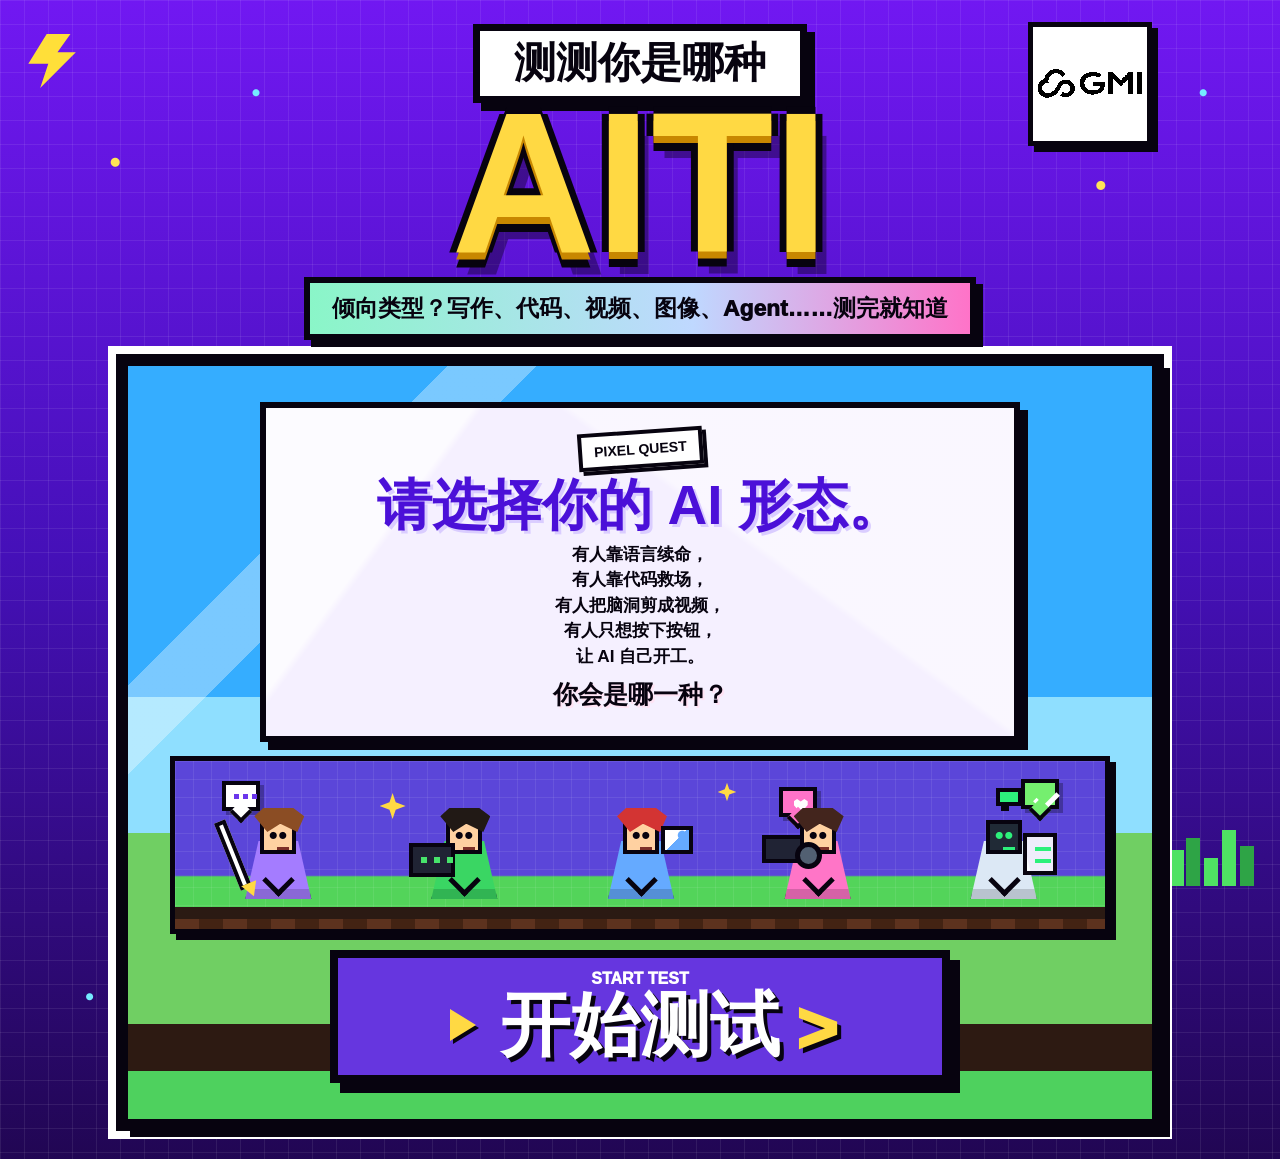
<file: pixel.html>
<!doctype html>
<html lang="zh-CN">
  <head>
    <meta charset="UTF-8" />
    <meta name="viewport" content="width=device-width, initial-scale=1.0" />
    <title>AITI | AI 模型倾向测试</title>
    <link rel="stylesheet" href="./pixel-styles.css?v=github-final-logo-20260527" />
  </head>
  <body>
    <main class="app-shell">
      <img class="brand-logo" src="./assets/gmi-logo-black.png" alt="GMI" />
      <section class="hero" aria-labelledby="hero-title">
        <div class="hero-copy">
          <p class="eyebrow">测测你是哪种</p>
          <h1 id="hero-title">AITI</h1>
          <p class="tagline">倾向类型？<br class="mobile-break" />写作、代码、视频、图像、Agent……测完就知道</p>
        </div>
      </section>

      <section class="test-panel" aria-live="polite">
        <div id="start-screen" class="screen active">
          <article class="starter-card intro-card">
            <span class="stamp">PIXEL QUEST</span>
            <h2>请选择你的 AI 形态。</h2>
            <p>
              有人靠语言续命，<br />
              有人靠代码救场，<br />
              有人把脑洞剪成视频，<br />
              有人只想按下按钮，<br />
              让 AI 自己开工。
            </p>
            <p class="intro-question">你会是哪一种？</p>
          </article>
          <div class="pixel-party" aria-hidden="true">
            <span class="party-bubble bubble-chat"></span>
            <span class="party-bubble bubble-heart"></span>
            <span class="party-bubble bubble-check"></span>
            <span class="party-star star-one"></span>
            <span class="party-star star-two"></span>
            <span class="party-buddy buddy-writer">
              <span class="buddy-tool"></span>
              <span class="buddy-hair"></span>
              <span class="buddy-head"></span>
              <span class="buddy-body"></span>
            </span>
            <span class="party-buddy buddy-coder">
              <span class="buddy-tool"></span>
              <span class="buddy-hair"></span>
              <span class="buddy-head"></span>
              <span class="buddy-body"></span>
            </span>
            <span class="party-buddy buddy-artist">
              <span class="buddy-tool"></span>
              <span class="buddy-hair"></span>
              <span class="buddy-head"></span>
              <span class="buddy-body"></span>
            </span>
            <span class="party-buddy buddy-video">
              <span class="buddy-tool"></span>
              <span class="buddy-hair"></span>
              <span class="buddy-head"></span>
              <span class="buddy-body"></span>
            </span>
            <span class="party-buddy buddy-robot">
              <span class="buddy-tool"></span>
              <span class="buddy-hair"></span>
              <span class="buddy-head"></span>
              <span class="buddy-body"></span>
            </span>
          </div>
          <button id="start-btn" class="primary-btn" type="button">
            <span class="start-kicker">START TEST</span>
            <span>开始测试</span>
            <span aria-hidden="true">></span>
          </button>
        </div>

        <div id="quiz-screen" class="screen">
          <div class="quiz-topline">
            <p id="progress-text">Question 1 / 10</p>
            <div class="progress-track" aria-hidden="true">
              <span id="progress-bar"></span>
            </div>
          </div>
          <h2 id="question-title"></h2>
          <div id="options" class="options"></div>
        </div>

        <div id="result-screen" class="screen">
          <div class="result-layout">
            <div class="result-copy">
              <p class="eyebrow result-kicker">AITI 生成报告 <span id="result-rarity"></span></p>
              <h2 id="result-title"></h2>
              <div class="result-visual">
                <div id="avatar" class="avatar" aria-hidden="true"></div>
                <div id="result-code" class="result-code"></div>
              </div>
              <p id="result-subtitle" class="result-subtitle"></p>
              <div id="trait-list" class="trait-list"></div>
              <div class="model-card">
                <span class="model-card-title">猜你常用 / 适合试</span>
                <div id="model-list" class="model-list"></div>
              </div>
              <p id="result-prompt" class="prompt-card"></p>
              <div class="claim-card">
                <span class="claim-kicker">TOKEN TRIAL</span>
                <strong>领取 Token 试用额度！</strong>
                <p>回复 <mark>上船开造</mark> 领取</p>
                <button id="claim-btn" class="claim-btn" type="button">复制领取口令</button>
              </div>
              <div class="result-actions">
                <button id="restart-btn" class="primary-btn compact" type="button">重测</button>
                <button id="copy-btn" class="ghost-btn" type="button">生成个性海报</button>
              </div>
            </div>
          </div>
        </div>
      </section>
      <div id="qr-modal" class="qr-modal" hidden>
        <div class="qr-dialog" role="dialog" aria-modal="true" aria-labelledby="qr-title">
          <button id="qr-close-btn" class="qr-close-btn" type="button" aria-label="关闭">×</button>
          <span class="claim-kicker">GMI CLOUD</span>
          <h2 id="qr-title">扫码关注公众号</h2>
          <div class="qr-box">
            <img class="qr-image" src="./assets/gmi-qrcode.jpg" alt="GMI Cloud 黑板报公众号二维码" />
          </div>
          <p class="qr-copy">关注 <strong>GMI Cloud 黑板报</strong>，回复 <mark>上船开造</mark> 领取 Token 试用额度。</p>
        </div>
      </div>
      <div id="poster-modal" class="poster-modal" hidden>
        <div class="poster-dialog" role="dialog" aria-modal="true" aria-labelledby="poster-title">
          <button id="poster-close-btn" class="qr-close-btn" type="button" aria-label="关闭">×</button>
          <span class="claim-kicker">AITI POSTER</span>
          <h2 id="poster-title">你的个性海报已生成</h2>
          <div class="poster-frame">
            <img id="poster-preview" alt="AITI 个性海报预览" />
          </div>
          <div class="poster-actions">
            <a id="poster-download" class="primary-btn compact" download="aiti-poster.png">下载海报</a>
            <button id="poster-copy-tip" class="ghost-btn" type="button">复制口令</button>
          </div>
        </div>
      </div>
    </main>

    <script src="./pixel-app.js?v=github-final-logo-20260527"></script>
  </body>
</html>
</file>
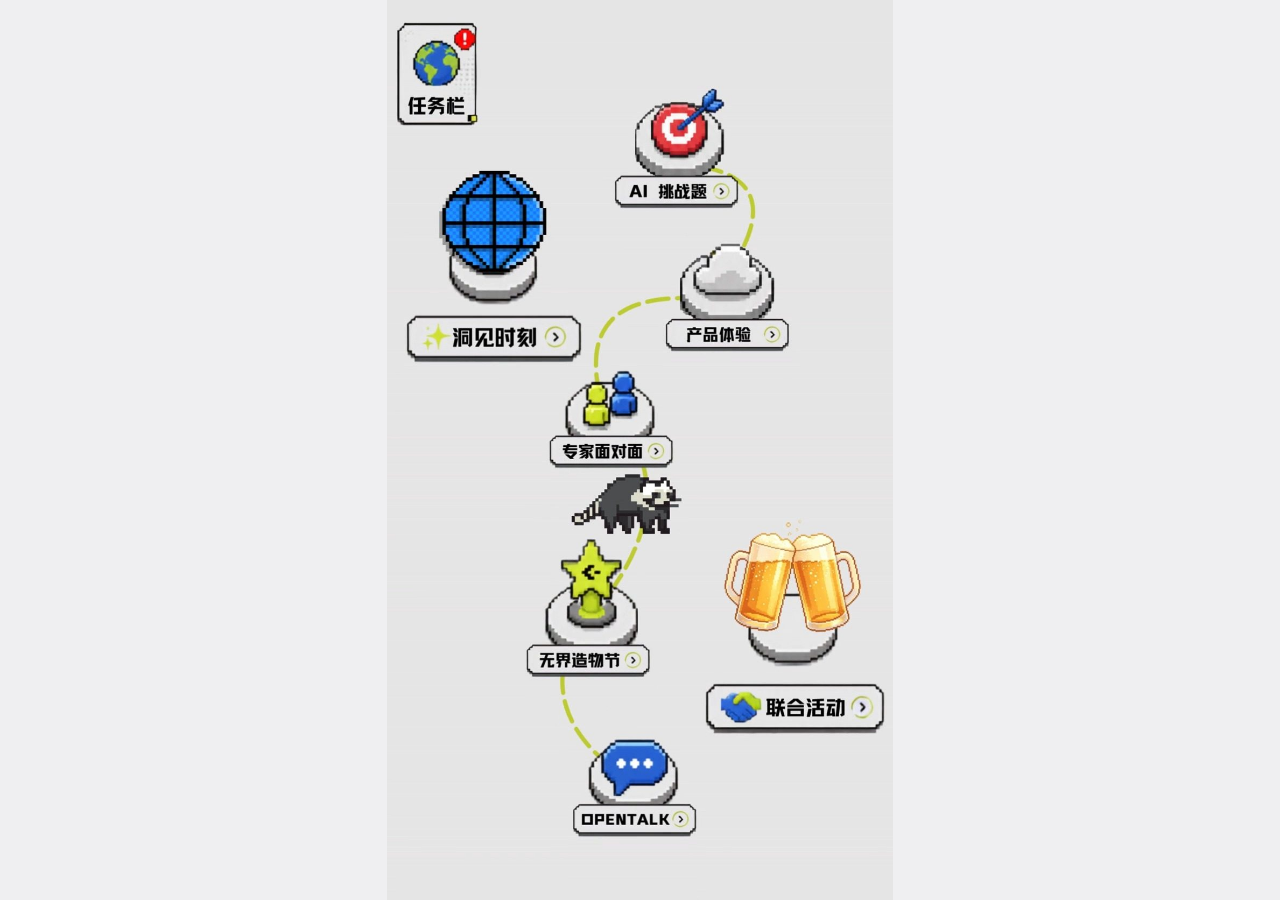
<file: gmi-cloud-map/index-video-backup.html>
<!doctype html>
<html lang="zh-CN">
  <head>
    <meta charset="UTF-8" />
    <meta name="viewport" content="width=device-width, initial-scale=1.0" />
    <title>Canva Replica</title>
    <link rel="icon" href="data:," />
    <style>
      :root {
        color-scheme: light;
        --page-bg: #efeff1;
      }

      * {
        box-sizing: border-box;
      }

      html,
      body {
        width: 100%;
        min-height: 100%;
        margin: 0;
      }

      body {
        display: grid;
        min-height: 100dvh;
        place-items: center;
        overflow: hidden;
        background: var(--page-bg);
      }

      .canvas-stage {
        width: 100vw;
        height: 100dvh;
        display: grid;
        place-items: center;
      }

      .video-frame,
      .popup-frame {
        width: min(100vw, calc(100dvh * 940 / 1672));
        aspect-ratio: 940 / 1672;
        position: relative;
      }

      .video-frame video,
      .popup-frame video {
        width: 100%;
        height: 100%;
        max-width: 100vw;
        max-height: 100dvh;
        display: block;
        object-fit: contain;
        user-select: none;
        background: var(--page-bg);
      }

      .video-frame video {
        transform: translateZ(0);
      }

      .hotspot {
        position: absolute;
        z-index: 3;
        border: 0;
        padding: 0;
        cursor: pointer;
        background: transparent;
        appearance: none;
      }

      .hotspot:focus-visible {
        outline: 2px solid rgba(0, 93, 255, 0.7);
        outline-offset: 2px;
      }

      .hotspot-ai {
        left: 45%;
        top: 9%;
        width: 25%;
        height: 15%;
      }

      .hotspot-product {
        left: 54%;
        top: 28%;
        width: 28%;
        height: 13%;
      }

      .hotspot-expert {
        left: 31%;
        top: 42%;
        width: 30%;
        height: 12%;
      }

      .hotspot-festival {
        left: 27%;
        top: 59%;
        width: 28%;
        height: 15%;
      }

      .hotspot-opentalk {
        left: 37%;
        top: 81%;
        width: 30%;
        height: 12%;
      }

      .popup-layer {
        position: fixed;
        inset: 0;
        z-index: 10;
        display: none;
        place-items: center;
        background: transparent;
        pointer-events: none;
      }

      .popup-layer.is-visible {
        display: grid;
      }

      .popup-frame {
        pointer-events: none;
      }

      .popup-frame video {
        position: absolute;
        inset: 0;
      }

      .popup-card-hitbox {
        position: absolute;
        pointer-events: auto;
      }

      .popup-video-ai {
        clip-path: inset(2% 2% 70% 45%);
      }

      .hitbox-ai {
        left: 61%;
        top: 3%;
        width: 36%;
        height: 24%;
      }

      .popup-video-product {
        clip-path: inset(20% 44% 59% 24%);
      }

      .hitbox-product {
        left: 25%;
        top: 21%;
        width: 30%;
        height: 20%;
      }

      .popup-video-expert {
        clip-path: inset(40% 10% 41% 58%);
      }

      .hitbox-expert {
        left: 59%;
        top: 41%;
        width: 30%;
        height: 18%;
      }

      .popup-video-festival {
        clip-path: inset(58% 70% 20% 0%);
      }

      .hitbox-festival {
        left: 0%;
        top: 59%;
        width: 31%;
        height: 20%;
      }

      .popup-video-opentalk {
        clip-path: inset(80% 7% 1% 63%);
      }

      .hitbox-opentalk {
        left: 64%;
        top: 81%;
        width: 30%;
        height: 18%;
      }
    </style>
  </head>
  <body>
    <main class="canvas-stage" aria-label="Canva design replica">
      <div class="video-frame">
        <video
          src="assets/canva-design.mp4"
          poster="assets/canva-poster.jpg"
          width="940"
          height="1672"
          autoplay
          muted
          playsinline
          webkit-playsinline
          x5-playsinline
          x5-video-player-type="h5"
          x5-video-player-fullscreen="false"
          preload="auto"
          fetchpriority="high"
          aria-label="Canva dynamic design"
        ></video>
        <button
          class="hotspot hotspot-ai"
          type="button"
          data-popup-target="ai"
          aria-label="Open AI challenge"
        ></button>
        <button
          class="hotspot hotspot-product"
          type="button"
          data-popup-target="product"
          aria-label="Open product experience"
        ></button>
        <button
          class="hotspot hotspot-expert"
          type="button"
          data-popup-target="expert"
          aria-label="Open expert session"
        ></button>
        <button
          class="hotspot hotspot-festival"
          type="button"
          data-popup-target="festival"
          aria-label="Open creation festival"
        ></button>
        <button
          class="hotspot hotspot-opentalk"
          type="button"
          data-popup-target="opentalk"
          aria-label="Open OpenTalk"
        ></button>
      </div>
    </main>

    <div class="popup-layer" data-popup="ai" aria-hidden="true">
      <div class="popup-frame" role="dialog" aria-label="AI challenge">
        <video
          class="popup-video-ai"
          src="assets/ai-challenge-popup.mp4"
          muted
          playsinline
          webkit-playsinline
          x5-playsinline
          x5-video-player-type="h5"
          x5-video-player-fullscreen="false"
          preload="auto"
          aria-label="AI challenge popup animation"
        ></video>
        <div class="popup-card-hitbox hitbox-ai" aria-hidden="true"></div>
      </div>
    </div>

    <div class="popup-layer" data-popup="product" aria-hidden="true">
      <div class="popup-frame" role="dialog" aria-label="Product experience">
        <video
          class="popup-video-product"
          src="assets/other-popups.mp4"
          muted
          playsinline
          webkit-playsinline
          x5-playsinline
          x5-video-player-type="h5"
          x5-video-player-fullscreen="false"
          preload="auto"
          aria-label="Product experience popup animation"
        ></video>
        <div class="popup-card-hitbox hitbox-product" aria-hidden="true"></div>
      </div>
    </div>

    <div class="popup-layer" data-popup="expert" aria-hidden="true">
      <div class="popup-frame" role="dialog" aria-label="Expert session">
        <video
          class="popup-video-expert"
          src="assets/other-popups.mp4"
          muted
          playsinline
          webkit-playsinline
          x5-playsinline
          x5-video-player-type="h5"
          x5-video-player-fullscreen="false"
          preload="auto"
          aria-label="Expert session popup animation"
        ></video>
        <div class="popup-card-hitbox hitbox-expert" aria-hidden="true"></div>
      </div>
    </div>

    <div class="popup-layer" data-popup="festival" aria-hidden="true">
      <div class="popup-frame" role="dialog" aria-label="Creation festival">
        <video
          class="popup-video-festival"
          src="assets/other-popups.mp4"
          muted
          playsinline
          webkit-playsinline
          x5-playsinline
          x5-video-player-type="h5"
          x5-video-player-fullscreen="false"
          preload="auto"
          aria-label="Creation festival popup animation"
        ></video>
        <div class="popup-card-hitbox hitbox-festival" aria-hidden="true"></div>
      </div>
    </div>

    <div class="popup-layer" data-popup="opentalk" aria-hidden="true">
      <div class="popup-frame" role="dialog" aria-label="OpenTalk">
        <video
          class="popup-video-opentalk"
          src="assets/other-popups.mp4"
          muted
          playsinline
          webkit-playsinline
          x5-playsinline
          x5-video-player-type="h5"
          x5-video-player-fullscreen="false"
          preload="auto"
          aria-label="OpenTalk popup animation"
        ></video>
        <div class="popup-card-hitbox hitbox-opentalk" aria-hidden="true"></div>
      </div>
    </div>

    <script>
      const mainVideo = document.querySelector(".video-frame video");
      const popupButtons = document.querySelectorAll("[data-popup-target]");
      const popupLayers = new Map(
        Array.from(document.querySelectorAll(".popup-layer")).map((layer) => [
          layer.dataset.popup,
          {
            id: layer.dataset.popup,
            layer,
            video: layer.querySelector("video"),
            state: "closed",
          },
        ])
      );
      const popupTimings = {
        ai: { openStart: 0, hold: 1.15, closeStart: 4.15, closeEnd: 4.9 },
        product: { openStart: 5.05, hold: 6.25, closeStart: 8.75, closeEnd: 10 },
        expert: { openStart: 5.05, hold: 6.25, closeStart: 8.75, closeEnd: 10 },
        festival: { openStart: 5.05, hold: 6.25, closeStart: 8.75, closeEnd: 10 },
        opentalk: { openStart: 5.05, hold: 6.25, closeStart: 8.75, closeEnd: 10 },
      };
      let activePopupId = null;
      let mainPlaybackSuspended = false;
      let mainShouldResumeAfterPopups = false;

      function configureInlineVideo(video) {
        video.muted = true;
        video.defaultMuted = true;
        video.setAttribute("muted", "");
        video.setAttribute("playsinline", "");
        video.setAttribute("webkit-playsinline", "");
        video.setAttribute("x5-playsinline", "");
      }

      configureInlineVideo(mainVideo);
      popupLayers.forEach(({ video }) => configureInlineVideo(video));

      function playVideo(video) {
        const playback = video.play();
        if (playback && typeof playback.catch === "function") {
          playback.catch(() => {});
        }
      }

      function kickPopupPlayback(popup) {
        playVideo(popup.video);
        window.setTimeout(() => {
          if (popup.state === "opening" && popup.video.paused) {
            playVideo(popup.video);
          }
        }, 80);
        window.setTimeout(() => {
          if (popup.state === "opening" && popup.video.paused) {
            playVideo(popup.video);
          }
        }, 180);
      }

      function playMainVideo() {
        if (mainPlaybackSuspended) return;
        if (mainVideo.ended) return;
        const playback = mainVideo.play();
        if (playback && typeof playback.catch === "function") {
          playback.catch(() => {});
        }
      }

      function anyPopupVisible() {
        return Array.from(popupLayers.values()).some(
          (popup) => popup.state !== "closed"
        );
      }

      function suspendMainVideo() {
        if (!mainPlaybackSuspended) {
          mainShouldResumeAfterPopups = !mainVideo.paused && !mainVideo.ended;
        }
        mainPlaybackSuspended = true;
        mainVideo.pause();
      }

      function resumeMainVideoIfNeeded() {
        if (anyPopupVisible() || activePopupId) return;
        mainPlaybackSuspended = false;
        if (mainShouldResumeAfterPopups && !mainVideo.ended) {
          playMainVideo();
        }
        mainShouldResumeAfterPopups = false;
      }

      mainVideo.addEventListener("loadeddata", playMainVideo);
      mainVideo.addEventListener("canplay", playMainVideo);
      document.addEventListener("WeixinJSBridgeReady", playMainVideo, false);
      document.addEventListener("touchstart", playMainVideo, {
        once: true,
        passive: true,
      });
      window.addEventListener("pageshow", playMainVideo);
      [250, 1000, 2500].forEach((delay) => {
        window.setTimeout(playMainVideo, delay);
      });
      mainVideo.addEventListener(
        "ended",
        () => {
          mainVideo.pause();
          if (Number.isFinite(mainVideo.duration)) {
            mainVideo.currentTime = Math.max(0, mainVideo.duration - 0.04);
          }
        },
        { once: true }
      );

      function openPopup(id) {
        const popup = popupLayers.get(id);
        const timing = popupTimings[id];
        if (!popup || !timing) return;
        suspendMainVideo();
        popup.state = "opening";
        popup.layer.classList.add("is-visible");
        popup.layer.setAttribute("aria-hidden", "false");
        popup.video.pause();
        popup.video.currentTime = timing.openStart;
        popup.layer.offsetHeight;
        kickPopupPlayback(popup);
      }

      function finishClose(popup) {
        popup.video.pause();
        popup.video.currentTime = 0;
        popup.layer.classList.remove("is-visible");
        popup.layer.setAttribute("aria-hidden", "true");
        popup.state = "closed";
        resumeMainVideoIfNeeded();
      }

      function closePopup(id) {
        const popup = popupLayers.get(id);
        const timing = popupTimings[id];
        if (!popup || !timing || popup.state === "closed") return;
        popup.state = "closing";
        if (popup.video.currentTime < timing.closeStart) {
          popup.video.currentTime = timing.closeStart;
        }
        playVideo(popup.video);
      }

      function activatePopup(id) {
        const currentId = activePopupId;
        if (currentId === id) {
          activePopupId = null;
          closePopup(id);
          return;
        }
        if (currentId) {
          closePopup(currentId);
        }
        activePopupId = id;
        openPopup(id);
      }

      popupButtons.forEach((button) => {
        button.addEventListener("click", (event) => {
          event.stopPropagation();
          activatePopup(button.dataset.popupTarget);
        });
      });

      popupLayers.forEach((popup) => {
        popup.video.addEventListener("timeupdate", () => {
          const timing = popupTimings[popup.id];
          if (popup.state === "opening" && popup.video.currentTime >= timing.hold) {
            popup.video.pause();
            popup.video.currentTime = timing.hold;
            popup.state = "open";
          }
          if (
            popup.state === "closing" &&
            popup.video.currentTime >= timing.closeEnd
          ) {
            finishClose(popup);
          }
        });
        popup.video.addEventListener("ended", () => {
          if (popup.state === "closing") {
            finishClose(popup);
          }
        });
      });

      document.addEventListener("click", (event) => {
        if (event.target.closest("[data-popup-target]")) return;
        if (event.target.closest(".popup-card-hitbox")) return;
        if (!activePopupId) return;
        const closingId = activePopupId;
        activePopupId = null;
        closePopup(closingId);
      });
      window.addEventListener("keydown", (event) => {
        if (event.key === "Escape" && activePopupId) {
          const closingId = activePopupId;
          activePopupId = null;
          closePopup(closingId);
        }
      });
    </script>
  </body>
</html>
</file>
<file: styles.css>
:root {
  color-scheme: light;
  --ink: #161414;
  --paper: #f8f1dc;
  --paper-2: #fff9e8;
  --hot: #ff3b4f;
  --acid: #c8ff2e;
  --cyan: #38d6ff;
  --violet: #8b5cff;
  --line: #161414;
  --shadow: 7px 7px 0 #161414;
  font-family:
    "Arial",
    "PingFang SC",
    "Microsoft YaHei",
    sans-serif;
}

* {
  box-sizing: border-box;
}

body {
  min-height: 100vh;
  margin: 0;
  overflow-x: hidden;
  color: var(--ink);
  background:
    linear-gradient(90deg, rgba(22, 20, 20, 0.08) 1px, transparent 1px),
    linear-gradient(rgba(22, 20, 20, 0.08) 1px, transparent 1px),
    radial-gradient(circle at 18% 8%, #ffe457 0 9%, transparent 10%),
    radial-gradient(circle at 82% 24%, #38d6ff 0 10%, transparent 11%),
    linear-gradient(135deg, #f8f1dc 0%, #ffffff 52%, #ffd5de 100%);
  background-size: 28px 28px, 28px 28px, auto, auto, auto;
}

button {
  font: inherit;
}

.app-shell {
  position: relative;
  width: min(1120px, calc(100% - 28px));
  min-height: 100vh;
  margin: 0 auto;
  padding: 24px 0 36px;
}

.brand-logo {
  position: absolute;
  top: 22px;
  right: 0;
  z-index: 5;
  display: block;
  width: clamp(110px, 18vw, 210px);
  height: auto;
  border: 3px solid rgba(22, 20, 20, 0.08);
  background: white;
  box-shadow: 5px 5px 0 rgba(22, 20, 20, 0.16);
}

.hero {
  display: grid;
  grid-template-columns: minmax(0, 1fr) auto;
  align-items: end;
  gap: 18px;
  min-height: 27vh;
  padding: 18px 0 12px;
}

.app-shell.compact-mode .hero {
  min-height: 154px;
  align-items: center;
  padding-top: 8px;
}

.app-shell.compact-mode h1 {
  font-size: clamp(3.4rem, 10vw, 6.2rem);
}

.app-shell.compact-mode .tagline {
  margin-top: 28px;
  font-size: clamp(0.98rem, 1.8vw, 1.12rem);
}

.eyebrow {
  margin: 0 0 8px;
  font-size: 0.82rem;
  font-weight: 900;
  letter-spacing: 0;
  text-transform: uppercase;
}

h1,
h2,
p {
  margin-top: 0;
  overflow-wrap: anywhere;
}

h1 {
  position: relative;
  display: inline-block;
  margin-bottom: 8px;
  font-size: clamp(4.8rem, 16vw, 11rem);
  line-height: 0.78;
  letter-spacing: 0;
  text-shadow: 5px 5px 0 var(--cyan), 10px 10px 0 var(--hot);
}

h1::after {
  content: "模型倾向测试";
  position: absolute;
  left: clamp(7.2rem, 18vw, 15.2rem);
  bottom: -1.85rem;
  padding: 8px 12px;
  border: 3px solid var(--line);
  background: var(--acid);
  box-shadow: 4px 4px 0 var(--line);
  color: var(--ink);
  font-size: clamp(0.92rem, 2vw, 1.2rem);
  font-weight: 950;
  line-height: 1;
  transform: rotate(-4deg);
  white-space: nowrap;
  text-shadow: none;
}

.tagline {
  max-width: 560px;
  margin: 26px 0 0;
  font-size: clamp(1rem, 2.4vw, 1.38rem);
  font-weight: 800;
}

.test-panel {
  position: relative;
  overflow: hidden;
  min-height: 540px;
  border: 4px solid var(--line);
  background:
    linear-gradient(rgba(255, 255, 255, 0.58), rgba(255, 255, 255, 0.58)),
    repeating-linear-gradient(0deg, transparent 0 9px, rgba(22, 20, 20, 0.05) 10px 11px),
    var(--paper-2);
  box-shadow: var(--shadow);
}

.test-panel::before {
  content: none;
}

.screen {
  display: none;
  min-height: 540px;
  padding: clamp(18px, 4vw, 42px);
}

.screen.active {
  display: block;
}

.starter-card {
  min-height: 360px;
  min-width: 0;
  max-width: 780px;
  margin-bottom: 28px;
  padding: clamp(22px, 4vw, 42px);
  border: 4px solid var(--line);
  background:
    linear-gradient(118deg, rgba(255, 255, 255, 0.5) 0 22%, transparent 23%),
    linear-gradient(42deg, rgba(255, 255, 255, 0.36) 0 34%, transparent 35%),
    #e9d7f0;
  box-shadow: 6px 6px 0 var(--line);
  color: var(--ink);
}

.starter-card h2 {
  max-width: 720px;
  margin: 18px 0 10px;
  color: #4b2f72;
  font-size: clamp(2.3rem, 6vw, 5rem);
  line-height: 1;
  letter-spacing: 0;
}

.starter-card p {
  max-width: 620px;
  margin: 0;
  font-size: clamp(1.08rem, 2.4vw, 1.5rem);
  font-weight: 800;
  line-height: 1.45;
}

.intro-card {
  position: relative;
  overflow: hidden;
}

.intro-card::after {
  content: "";
  position: absolute;
  right: clamp(18px, 5vw, 58px);
  bottom: clamp(22px, 5vw, 56px);
  width: clamp(86px, 18vw, 170px);
  aspect-ratio: 1;
  border: 4px solid rgba(75, 47, 114, 0.32);
  background:
    linear-gradient(135deg, rgba(75, 47, 114, 0.24), transparent 58%),
    rgba(255, 255, 255, 0.28);
  clip-path: polygon(18% 0, 100% 22%, 78% 100%, 0 76%);
}

.intro-question {
  margin-top: 18px !important;
  color: #b24568;
  font-size: clamp(1.3rem, 3vw, 2rem) !important;
}

.stamp {
  display: inline-block;
  padding: 6px 9px;
  border: 3px solid currentColor;
  font-weight: 900;
  transform: rotate(-6deg);
}

.primary-btn,
.ghost-btn {
  display: inline-flex;
  align-items: center;
  justify-content: center;
  gap: 12px;
  min-height: 54px;
  padding: 0 20px;
  border: 4px solid var(--line);
  color: var(--ink);
  font-weight: 950;
  cursor: pointer;
  box-shadow: 5px 5px 0 var(--line);
  transition: transform 140ms ease, box-shadow 140ms ease;
}

.primary-btn {
  background: var(--cyan);
}

.ghost-btn {
  background: white;
}

.primary-btn:hover,
.ghost-btn:hover,
.option-btn:hover {
  transform: translate(2px, 2px);
  box-shadow: 3px 3px 0 var(--line);
}

.compact {
  min-height: 48px;
}

.quiz-topline {
  display: grid;
  grid-template-columns: auto minmax(120px, 1fr);
  align-items: center;
  gap: 16px;
  margin-bottom: clamp(20px, 4vw, 34px);
}

#progress-text {
  margin: 0;
  font-weight: 950;
}

.progress-track {
  overflow: hidden;
  height: 18px;
  border: 3px solid var(--line);
  background: white;
}

#progress-bar {
  display: block;
  width: 10%;
  height: 100%;
  background: linear-gradient(90deg, var(--hot), var(--acid), var(--cyan));
}

#question-title {
  max-width: 860px;
  margin-bottom: 22px;
  font-size: clamp(1.8rem, 5vw, 4.2rem);
  line-height: 1.02;
  letter-spacing: 0;
}

.options {
  display: grid;
  grid-template-columns: repeat(2, minmax(0, 1fr));
  gap: 14px;
}

.option-btn {
  min-height: 104px;
  padding: 18px;
  border: 4px solid var(--line);
  background: white;
  box-shadow: 5px 5px 0 var(--line);
  color: var(--ink);
  font-weight: 900;
  text-align: left;
  cursor: pointer;
}

.option-btn:nth-child(2n) {
  background: #ffe457;
}

.option-btn:nth-child(3n) {
  background: #ffd5de;
}

.option-label {
  display: block;
  margin-bottom: 8px;
  font-size: 0.82rem;
  opacity: 0.72;
}

.option-text {
  display: block;
  font-size: clamp(1rem, 2vw, 1.24rem);
  line-height: 1.35;
}

.result-layout {
  max-width: 760px;
  margin: 0 auto;
}

.result-visual {
  display: grid;
  place-items: center;
  justify-content: center;
  gap: 18px;
  width: 100%;
  margin: 14px 0 24px;
}

.avatar {
  --avatar-main: var(--hot);
  --avatar-accent: var(--cyan);
  position: relative;
  width: clamp(300px, 42vw, 360px);
  max-width: 100%;
  aspect-ratio: 0.78;
  overflow: hidden;
  border: 5px solid var(--line);
  background:
    linear-gradient(118deg, color-mix(in srgb, var(--avatar-accent) 50%, white) 0 34%, transparent 35%),
    linear-gradient(58deg, transparent 0 58%, rgba(255, 255, 255, 0.68) 59% 100%),
    color-mix(in srgb, var(--avatar-accent) 35%, white);
  box-shadow: 10px 10px 0 var(--line);
}

.poster-shape,
.person-body,
.person-neck,
.person-head,
.person-hair,
.person-eye,
.person-nose,
.person-mouth,
.person-arm,
.person-tool {
  position: absolute;
}

.poster-shape {
  opacity: 0.42;
  border: 4px solid color-mix(in srgb, var(--avatar-main) 68%, white);
}

.shape-one {
  right: 28px;
  top: 42px;
  width: 72px;
  height: 58px;
  clip-path: polygon(0 12%, 78% 0, 100% 72%, 22% 100%);
}

.shape-two {
  right: 70px;
  bottom: 84px;
  width: 96px;
  height: 72px;
  clip-path: polygon(18% 0, 100% 18%, 82% 100%, 0 72%);
}

.person-body {
  left: 96px;
  bottom: -20px;
  width: 148px;
  height: 178px;
  background:
    linear-gradient(145deg, rgba(255, 255, 255, 0.3), transparent 40%),
    var(--avatar-main);
  clip-path: polygon(28% 0, 72% 0, 100% 100%, 0 100%);
}

.person-neck {
  left: 153px;
  bottom: 142px;
  width: 42px;
  height: 48px;
  background: #e8b981;
  clip-path: polygon(18% 0, 82% 0, 100% 100%, 0 100%);
}

.person-head {
  left: 126px;
  bottom: 174px;
  width: 96px;
  height: 116px;
  background:
    linear-gradient(138deg, #f4d1a1 0 48%, #dfac74 49% 100%);
  clip-path: polygon(18% 12%, 62% 0, 96% 24%, 84% 78%, 52% 100%, 16% 86%, 0 40%);
}

.person-hair {
  left: 116px;
  bottom: 252px;
  width: 112px;
  height: 72px;
  background:
    linear-gradient(132deg, rgba(255, 255, 255, 0.16), transparent 40%),
    color-mix(in srgb, var(--avatar-main) 72%, #111);
  clip-path: polygon(8% 58%, 22% 8%, 64% 0, 100% 34%, 86% 70%, 58% 48%, 30% 82%);
}

.person-eye {
  bottom: 220px;
  width: 8px;
  height: 8px;
  border-radius: 50%;
  background: var(--line);
}

.eye-left {
  left: 157px;
}

.eye-right {
  left: 194px;
}

.person-nose {
  left: 178px;
  bottom: 202px;
  width: 20px;
  height: 28px;
  border-left: 3px solid #8b5b3a;
  transform: rotate(8deg);
}

.person-mouth {
  left: 169px;
  bottom: 194px;
  width: 34px;
  height: 10px;
  border-bottom: 3px solid #7a3b32;
}

.person-arm {
  bottom: 46px;
  width: 74px;
  height: 118px;
  background: color-mix(in srgb, var(--avatar-main) 78%, white);
  clip-path: polygon(26% 0, 76% 10%, 100% 100%, 48% 100%);
}

.arm-left {
  left: 54px;
  transform: rotate(14deg);
}

.arm-right {
  right: 52px;
  transform: rotate(-16deg);
}

.person-tool {
  border: 4px solid color-mix(in srgb, var(--avatar-main) 80%, #111);
  background: rgba(255, 255, 255, 0.72);
}

.tool-one {
  left: 48px;
  bottom: 30px;
  width: 124px;
  height: 72px;
  transform: rotate(3deg);
}

.tool-two {
  right: 42px;
  top: 88px;
  width: 58px;
  height: 58px;
  clip-path: polygon(0 0, 100% 50%, 0 100%);
  background: color-mix(in srgb, var(--avatar-main) 45%, white);
}

.avatar[data-type="llm"] .tool-one::before {
  content: "";
  position: absolute;
  inset: 14px 18px;
  background:
    linear-gradient(var(--avatar-main) 0 0) 0 0 / 100% 8px no-repeat,
    linear-gradient(var(--avatar-main) 0 0) 0 20px / 72% 8px no-repeat;
}

.avatar[data-type="code"] .tool-one::before {
  content: "< />";
  position: absolute;
  inset: 0;
  display: grid;
  place-items: center;
  color: white;
  background: color-mix(in srgb, var(--avatar-main) 80%, #111);
  font-size: 2rem;
  font-weight: 950;
}

.avatar[data-type="video"] .tool-one {
  right: 30px;
  left: auto;
  bottom: 90px;
  width: 94px;
  height: 72px;
  border-radius: 4px;
}

.avatar[data-type="video"] .tool-one::before {
  content: "";
  position: absolute;
  left: -52px;
  top: 12px;
  width: 42px;
  height: 42px;
  border: 12px solid color-mix(in srgb, var(--avatar-main) 75%, #111);
  border-radius: 50%;
}

.avatar[data-type="audio"] .tool-one {
  left: 48px;
  bottom: 58px;
  width: 48px;
  height: 118px;
  border-radius: 999px 999px 14px 14px;
}

.avatar[data-type="audio"] .tool-two {
  right: 44px;
  top: 78px;
  border-radius: 50%;
  clip-path: none;
}

.avatar[data-type="image"] .tool-one::before,
.avatar[data-type="multimodal"] .tool-one::before {
  content: "";
  position: absolute;
  inset: 14px;
  background:
    linear-gradient(135deg, transparent 52%, color-mix(in srgb, var(--avatar-main) 75%, #111) 53%),
    radial-gradient(circle at 72% 28%, color-mix(in srgb, var(--avatar-main) 75%, #111) 0 8px, transparent 9px);
}

.avatar[data-type="agent"] .tool-two {
  clip-path: none;
}

.avatar[data-type="agent"] .tool-two::before {
  content: "";
  position: absolute;
  inset: 15px;
  border-right: 8px solid color-mix(in srgb, var(--avatar-main) 80%, #111);
  border-bottom: 8px solid color-mix(in srgb, var(--avatar-main) 80%, #111);
  transform: rotate(45deg);
}

.avatar[data-type="search"] .tool-one {
  width: 82px;
  height: 82px;
  border-radius: 50%;
  left: 56px;
  bottom: 84px;
  background: transparent;
}

.avatar[data-type="search"] .tool-one::after {
  content: "";
  position: absolute;
  right: -38px;
  bottom: -18px;
  width: 48px;
  height: 12px;
  background: color-mix(in srgb, var(--avatar-main) 80%, #111);
  transform: rotate(42deg);
}

.result-code {
  padding: 8px 14px;
  border: 4px solid var(--line);
  background: var(--acid);
  box-shadow: 5px 5px 0 var(--line);
  font-size: clamp(1.4rem, 4vw, 3rem);
  font-weight: 950;
}

.result-copy h2 {
  margin-bottom: 10px;
  font-size: clamp(2.2rem, 7vw, 5rem);
  line-height: 0.94;
  letter-spacing: 0;
}

.result-kicker {
  display: flex;
  flex-wrap: wrap;
  align-items: center;
  gap: 8px;
}

#result-rarity {
  display: inline-flex;
  align-items: center;
  min-height: 28px;
  padding: 4px 8px;
  border: 3px solid var(--line);
  background: var(--acid);
  box-shadow: 3px 3px 0 var(--line);
  color: var(--ink);
  font-size: 0.78rem;
  font-weight: 950;
}

.result-subtitle {
  margin-bottom: 18px;
  font-size: clamp(1rem, 2.2vw, 1.35rem);
  font-weight: 850;
  line-height: 1.45;
}

.trait-list {
  display: flex;
  flex-wrap: wrap;
  gap: 8px;
  margin-bottom: 16px;
}

.trait {
  padding: 8px 10px;
  border: 3px solid var(--line);
  background: white;
  font-weight: 900;
}

.model-card,
.prompt-card {
  border: 3px solid var(--line);
  background: white;
  box-shadow: 4px 4px 0 var(--line);
}

.prompt-card {
  margin: 0 0 18px;
  padding: 14px;
  font-weight: 850;
  line-height: 1.45;
}

.claim-card {
  position: relative;
  overflow: hidden;
  margin: 0 0 18px;
  padding: 16px;
  border: 4px solid var(--line);
  background:
    linear-gradient(118deg, rgba(255, 255, 255, 0.42) 0 28%, transparent 29%),
    #c8ff2e;
  box-shadow: 5px 5px 0 var(--line);
}

.claim-card::after {
  content: "";
  position: absolute;
  right: 14px;
  top: 14px;
  width: 58px;
  aspect-ratio: 1;
  border: 4px solid rgba(22, 20, 20, 0.25);
  transform: rotate(8deg);
}

.claim-kicker {
  display: inline-block;
  margin-bottom: 8px;
  padding: 4px 7px;
  border: 3px solid var(--line);
  background: white;
  font-size: 0.78rem;
  font-weight: 950;
}

.claim-card strong {
  display: block;
  margin-bottom: 6px;
  font-size: clamp(1.35rem, 4vw, 2.25rem);
  line-height: 1.05;
}

.claim-card p {
  margin: 0 0 12px;
  font-weight: 950;
}

.claim-card mark {
  padding: 2px 6px;
  background: white;
  border: 2px solid var(--line);
  color: var(--ink);
}

.claim-btn {
  position: relative;
  z-index: 1;
  min-height: 46px;
  padding: 0 14px;
  border: 3px solid var(--line);
  background: var(--cyan);
  box-shadow: 4px 4px 0 var(--line);
  color: var(--ink);
  font-weight: 950;
  cursor: pointer;
}

.claim-btn:hover {
  transform: translate(2px, 2px);
  box-shadow: 2px 2px 0 var(--line);
}

.model-card {
  margin-bottom: 14px;
  padding: 13px;
}

.model-card-title {
  display: block;
  margin-bottom: 9px;
  font-size: 0.86rem;
  font-weight: 950;
}

.model-list {
  display: flex;
  flex-wrap: wrap;
  gap: 8px;
}

.model-pill {
  display: inline-flex;
  align-items: center;
  min-height: 32px;
  padding: 6px 9px;
  border: 3px solid var(--line);
  background: var(--acid);
  font-size: 0.9rem;
  font-weight: 950;
}

.result-actions {
  display: flex;
  flex-wrap: wrap;
  gap: 12px;
}

.toast {
  position: fixed;
  left: 50%;
  bottom: 18px;
  z-index: 10;
  padding: 10px 14px;
  border: 3px solid var(--line);
  background: var(--acid);
  box-shadow: 4px 4px 0 var(--line);
  font-weight: 900;
  transform: translateX(-50%);
}

.qr-modal {
  position: fixed;
  inset: 0;
  z-index: 30;
  display: grid;
  place-items: center;
  padding: 20px;
  background: rgba(22, 20, 20, 0.42);
}

.qr-modal[hidden] {
  display: none;
}

.qr-dialog {
  position: relative;
  width: min(420px, 100%);
  padding: 22px;
  border: 4px solid var(--line);
  background:
    linear-gradient(122deg, rgba(255, 255, 255, 0.55) 0 28%, transparent 29%),
    #e9d7f0;
  box-shadow: 8px 8px 0 var(--line);
}

.qr-dialog h2 {
  margin-bottom: 14px;
  color: #4b2f72;
  font-size: clamp(1.8rem, 7vw, 3rem);
  line-height: 1;
}

.qr-close-btn {
  position: absolute;
  top: 12px;
  right: 12px;
  width: 36px;
  height: 36px;
  border: 3px solid var(--line);
  background: white;
  box-shadow: 3px 3px 0 var(--line);
  font-size: 1.4rem;
  font-weight: 950;
  line-height: 1;
  cursor: pointer;
}

.qr-box {
  display: grid;
  place-items: center;
  margin-bottom: 14px;
  padding: 12px;
  margin-bottom: 14px;
  border: 4px solid var(--line);
  background: white;
  box-shadow: 5px 5px 0 var(--line);
}

.qr-image {
  display: block;
  width: min(280px, 78vw);
  height: auto;
}

.qr-copy {
  margin: 10px 0 0;
  font-weight: 900;
}

.qr-copy {
  line-height: 1.45;
}

.qr-copy mark {
  padding: 2px 6px;
  border: 2px solid var(--line);
  background: var(--acid);
  color: var(--ink);
}

@media (max-width: 760px) {
  .app-shell {
    width: min(100% - 18px, 560px);
    padding-top: 14px;
  }

  .brand-logo {
    top: 12px;
    right: 0;
    width: 92px;
    box-shadow: 3px 3px 0 rgba(22, 20, 20, 0.14);
  }

  .hero {
    grid-template-columns: 1fr;
    min-height: auto;
  }

  h1::after {
    left: 4.35rem;
    bottom: -1.45rem;
    font-size: 0.8rem;
    padding: 5px 7px;
    transform: rotate(-3deg);
  }

  .options {
    grid-template-columns: 1fr;
  }

  .screen {
    padding: 16px;
  }

  .starter-card {
    min-height: 350px;
    padding: 18px;
  }

  .starter-card h2 {
    font-size: clamp(2rem, 10vw, 2.8rem);
    line-height: 1.06;
    word-break: break-all;
  }

  .starter-card p {
    font-size: 1rem;
    line-height: 1.42;
    word-break: break-all;
  }

  .quiz-topline {
    grid-template-columns: 1fr;
  }

  .option-btn {
    min-height: 86px;
  }

  .result-visual {
    margin: 12px 0 22px;
  }

  .avatar {
    width: clamp(280px, 82vw, 330px);
  }
}
</file>
<file: pixel-styles.css>
:root {
  color-scheme: light;
  --ink: #161414;
  --paper: #f8f1dc;
  --paper-2: #fff9e8;
  --hot: #ff3b4f;
  --acid: #c8ff2e;
  --cyan: #38d6ff;
  --violet: #8b5cff;
  --line: #161414;
  --shadow: 7px 7px 0 #161414;
  font-family:
    "Arial",
    "PingFang SC",
    "Microsoft YaHei",
    sans-serif;
}

/* Pixel game theme */
:root {
  --pixel-bg: #4b10d8;
  --pixel-bg-dark: #180536;
  --pixel-blue: #2aa8ff;
  --pixel-yellow: #ffd83d;
  --pixel-purple: #7d35ff;
  --pixel-green: #47d96a;
  --pixel-pink: #f15ab7;
}

html {
  background: var(--pixel-bg-dark);
}

body {
  color: #ffffff;
  background:
    radial-gradient(circle at 16% 20%, rgba(255, 221, 64, 0.5) 0 2px, transparent 3px),
    radial-gradient(circle at 90% 12%, rgba(117, 238, 255, 0.7) 0 2px, transparent 3px),
    radial-gradient(circle at 8% 76%, rgba(255, 255, 255, 0.8) 0 2px, transparent 3px),
    linear-gradient(90deg, rgba(255, 255, 255, 0.09) 1px, transparent 1px),
    linear-gradient(rgba(255, 255, 255, 0.09) 1px, transparent 1px),
    linear-gradient(180deg, #6517e8 0%, #391195 58%, #1b063e 100%);
  background-size: auto, auto, auto, 24px 24px, 24px 24px, auto;
}

body::before,
body::after {
  content: "";
  position: fixed;
  z-index: 0;
  pointer-events: none;
  image-rendering: pixelated;
}

body::before {
  left: 14px;
  top: 24px;
  width: 42px;
  height: 42px;
  background:
    linear-gradient(135deg, transparent 0 38%, #ffe44a 39% 62%, transparent 63%),
    linear-gradient(45deg, transparent 0 36%, #ff9d19 37% 62%, transparent 63%);
  clip-path: polygon(42% 0, 88% 0, 62% 34%, 96% 34%, 32% 100%, 46% 54%, 8% 54%);
  filter: drop-shadow(4px 4px 0 #050308);
}

body::after {
  right: 18px;
  bottom: 18px;
  width: 70px;
  height: 56px;
  background:
    linear-gradient(#47d96a 0 0) 0 28px / 16px 28px no-repeat,
    linear-gradient(#47d96a 0 0) 18px 12px / 16px 44px no-repeat,
    linear-gradient(#1c8f3e 0 0) 36px 22px / 16px 34px no-repeat,
    linear-gradient(#47d96a 0 0) 54px 2px / 16px 54px no-repeat;
}

.app-shell {
  z-index: 1;
  width: min(1080px, calc(100% - 28px));
  padding-top: 24px;
}

.brand-logo {
  top: 28px;
  right: 22px;
  width: clamp(86px, 12vw, 138px);
  border: 4px solid #050308;
  box-shadow: 6px 6px 0 #050308;
  image-rendering: pixelated;
}

.hero {
  display: block;
  min-height: auto;
  padding: 18px 0 10px;
  text-align: center;
}

.hero-copy {
  display: grid;
  justify-items: center;
}

.eyebrow {
  display: inline-block;
  margin-bottom: 14px;
  padding: 10px 28px;
  border: 6px solid #050308;
  border-radius: 0;
  background: #ffffff;
  box-shadow: 7px 7px 0 #050308;
  color: #050308;
  font-size: clamp(1.2rem, 3vw, 2.6rem);
  line-height: 1;
  text-transform: none;
}

h1 {
  margin: 0;
  color: var(--pixel-yellow);
  font-size: clamp(5.8rem, 20vw, 14rem);
  line-height: 0.8;
  text-shadow:
    0 7px 0 #c98700,
    7px 0 0 #050308,
    -7px 0 0 #050308,
    0 -7px 0 #050308,
    0 14px 0 #050308,
    12px 20px 0 rgba(0, 0, 0, 0.38);
}

h1::after {
  display: none;
}

.tagline {
  max-width: 840px;
  margin: 22px 0 0;
  padding: 12px 20px;
  border: 5px solid #050308;
  background: linear-gradient(90deg, #8df4d2, #c5d8ff, #ff9bd9);
  box-shadow: 6px 6px 0 #050308;
  color: #050308;
  font-size: clamp(1rem, 2.2vw, 1.5rem);
  font-weight: 950;
}

.test-panel {
  overflow: visible;
  min-height: auto;
  margin-top: 18px;
  border: 8px solid #050308;
  background:
    linear-gradient(#39a9ff 0 0) top / 100% 34% no-repeat,
    linear-gradient(#42bf55 0 0) bottom / 100% 72px no-repeat,
    linear-gradient(#7cd7ff, #f7fbff 42%, #66bf60 43%, #66bf60 100%);
  box-shadow: 10px 10px 0 #050308;
}

.screen {
  min-height: auto;
  padding: clamp(18px, 4vw, 44px);
}

.intro-card {
  max-width: 860px;
  min-height: auto;
  margin: 0 auto 22px;
  padding: clamp(18px, 4vw, 34px);
  border: 6px solid #050308;
  background:
    linear-gradient(135deg, rgba(255, 255, 255, 0.72) 0 22%, transparent 23%),
    linear-gradient(45deg, transparent 0 58%, rgba(255, 255, 255, 0.55) 59%),
    #f7f1ff;
  box-shadow: 8px 8px 0 #050308;
  color: #050308;
  text-align: center;
}

.intro-card::after {
  display: none;
}

.stamp {
  padding: 8px 14px;
  border: 4px solid #050308;
  background: #ffffff;
  box-shadow: 4px 4px 0 #050308;
  color: #050308;
  transform: rotate(-3deg);
}

.starter-card h2 {
  max-width: none;
  color: #4b10d8;
  font-size: clamp(2.2rem, 7vw, 5.5rem);
  text-shadow: 3px 3px 0 #d4c8ff;
}

.starter-card p {
  max-width: none;
  font-size: clamp(1rem, 2vw, 1.25rem);
}

.intro-question {
  color: #f15ab7;
  text-shadow: 2px 2px 0 #ffe8f6;
}

.pixel-roster {
  display: grid;
  grid-template-columns: repeat(5, minmax(0, 1fr));
  gap: 12px;
  margin: 0 auto 24px;
}

.pixel-card {
  position: relative;
  min-height: 112px;
  padding: 12px 10px 10px;
  border: 5px solid #050308;
  box-shadow: 6px 6px 0 #050308;
  color: #ffffff;
  text-align: center;
}

.pixel-card::after {
  content: "";
  position: absolute;
  left: 50%;
  bottom: -20px;
  width: 22px;
  height: 22px;
  border-right: 5px solid #050308;
  border-bottom: 5px solid #050308;
  background: inherit;
  transform: translateX(-50%) rotate(45deg);
}

.pixel-card.purple { background: #6b35e8; }
.pixel-card.green { background: #20a942; }
.pixel-card.blue { background: #2f66e8; }
.pixel-card.pink { background: #d842a0; }
.pixel-card.yellow {
  background: #ffd83d;
  color: #050308;
}

.pixel-card strong,
.pixel-card small {
  display: block;
  position: relative;
  z-index: 1;
}

.pixel-card strong {
  margin-top: 8px;
  font-size: clamp(0.88rem, 1.6vw, 1.1rem);
}

.pixel-card small {
  margin-top: 4px;
  font-weight: 900;
}

.pixel-icon {
  display: block;
  width: 34px;
  height: 34px;
  margin: 0 auto;
  border: 4px solid currentColor;
  background: #ffffff;
  box-shadow: 3px 3px 0 #050308;
}

.pixel-icon.pencil { clip-path: polygon(18% 0, 100% 82%, 82% 100%, 0 18%); }
.pixel-icon.laptop { width: 46px; height: 30px; clip-path: polygon(0 0, 100% 0, 100% 76%, 78% 76%, 88% 100%, 12% 100%, 22% 76%, 0 76%); }
.pixel-icon.frame { clip-path: none; }
.pixel-icon.camera { border-radius: 0; clip-path: polygon(0 18%, 24% 18%, 32% 0, 72% 0, 80% 18%, 100% 18%, 100% 100%, 0 100%); }
.pixel-icon.bot { border-radius: 0; clip-path: polygon(16% 0, 84% 0, 84% 20%, 100% 20%, 100% 100%, 0 100%, 0 20%, 16% 20%); }

.primary-btn {
  display: grid;
  grid-template-columns: auto auto auto;
  min-height: 92px;
  margin: 0 auto;
  padding: 10px 42px;
  border: 8px solid #050308;
  background: #5f32d9;
  box-shadow: 10px 10px 0 #050308;
  color: #ffffff;
  font-size: clamp(2rem, 6vw, 4.4rem);
  line-height: 1;
  text-shadow: 4px 4px 0 #050308;
}

.primary-btn .start-kicker {
  grid-column: 1 / -1;
  font-size: 0.92rem;
  letter-spacing: 0;
  color: #ffffff;
  text-shadow: none;
}

.primary-btn.compact {
  display: inline-flex;
  min-height: 54px;
  padding: 0 18px;
  border-width: 5px;
  font-size: 1.1rem;
  text-shadow: none;
}

.ghost-btn {
  min-height: 54px;
  border: 5px solid #050308;
  box-shadow: 5px 5px 0 #050308;
}

.quiz-topline,
.result-kicker {
  color: #050308;
}

#question-title,
.result-copy h2 {
  color: #050308;
  text-shadow: 4px 4px 0 #ffffff;
}

.option-btn,
.model-card,
.prompt-card,
.claim-card,
.qr-dialog,
.trait,
.model-pill,
#result-rarity,
.result-code {
  border-color: #050308;
  box-shadow: 5px 5px 0 #050308;
}

.option-btn {
  background: #ffffff;
  color: #050308;
}

.option-btn:nth-child(2n) { background: #b7ff8c; }
.option-btn:nth-child(3n) { background: #9bd5ff; }
.option-btn:nth-child(4n) { background: #ff9bda; }

.progress-track {
  border: 5px solid #050308;
}

#progress-bar {
  background: repeating-linear-gradient(90deg, #ffe44a 0 18px, #ff9d19 18px 36px);
}

.result-layout {
  max-width: 850px;
  color: #050308;
}

.avatar {
  border: 7px solid #050308;
  box-shadow: 10px 10px 0 #050308;
}

.claim-card {
  background: #c8ff2e;
}

.qr-dialog {
  color: #050308;
}

.qr-box {
  border-color: #050308;
}

@media (max-width: 760px) {
  .app-shell {
    width: min(100% - 14px, 560px);
  }

  .brand-logo {
    width: 82px;
    border-width: 3px;
  }

  .eyebrow {
    max-width: calc(100% - 92px);
    justify-self: start;
    padding: 7px 10px;
    font-size: 1rem;
  }

  .hero-copy {
    justify-items: start;
    text-align: left;
  }

  h1 {
    font-size: clamp(4rem, 25vw, 6rem);
    text-shadow:
      0 5px 0 #c98700,
      5px 0 0 #050308,
      -5px 0 0 #050308,
      0 -5px 0 #050308,
      0 10px 0 #050308;
  }

  .tagline {
    font-size: 0.95rem;
  }

  .pixel-roster {
    grid-template-columns: repeat(2, minmax(0, 1fr));
  }

  .pixel-card:last-child {
    grid-column: 1 / -1;
  }

  .primary-btn {
    min-height: 76px;
    padding: 8px 26px;
    font-size: 2.2rem;
  }

  .test-panel {
    border-width: 6px;
  }
}

* {
  box-sizing: border-box;
}

body {
  min-height: 100vh;
  margin: 0;
  overflow-x: hidden;
  color: var(--ink);
  background:
    linear-gradient(90deg, rgba(22, 20, 20, 0.08) 1px, transparent 1px),
    linear-gradient(rgba(22, 20, 20, 0.08) 1px, transparent 1px),
    radial-gradient(circle at 18% 8%, #ffe457 0 9%, transparent 10%),
    radial-gradient(circle at 82% 24%, #38d6ff 0 10%, transparent 11%),
    linear-gradient(135deg, #f8f1dc 0%, #ffffff 52%, #ffd5de 100%);
  background-size: 28px 28px, 28px 28px, auto, auto, auto;
}

button {
  font: inherit;
}

.app-shell {
  position: relative;
  width: min(1120px, calc(100% - 28px));
  min-height: 100vh;
  margin: 0 auto;
  padding: 24px 0 36px;
}

.brand-logo {
  position: absolute;
  top: 22px;
  right: 0;
  z-index: 5;
  display: block;
  width: clamp(110px, 18vw, 210px);
  height: auto;
  border: 3px solid rgba(22, 20, 20, 0.08);
  background: white;
  box-shadow: 5px 5px 0 rgba(22, 20, 20, 0.16);
}

.hero {
  display: grid;
  grid-template-columns: minmax(0, 1fr) auto;
  align-items: end;
  gap: 18px;
  min-height: 27vh;
  padding: 18px 0 12px;
}

.app-shell.compact-mode .hero {
  min-height: 154px;
  align-items: center;
  padding-top: 8px;
}

.app-shell.compact-mode h1 {
  font-size: clamp(3.4rem, 10vw, 6.2rem);
}

.app-shell.compact-mode .tagline {
  margin-top: 28px;
  font-size: clamp(0.98rem, 1.8vw, 1.12rem);
}

.eyebrow {
  margin: 0 0 8px;
  font-size: 0.82rem;
  font-weight: 900;
  letter-spacing: 0;
  text-transform: uppercase;
}

h1,
h2,
p {
  margin-top: 0;
  overflow-wrap: anywhere;
}

h1 {
  position: relative;
  display: inline-block;
  margin-bottom: 8px;
  font-size: clamp(4.8rem, 16vw, 11rem);
  line-height: 0.78;
  letter-spacing: 0;
  text-shadow: 5px 5px 0 var(--cyan), 10px 10px 0 var(--hot);
}

h1::after {
  content: "模型倾向测试";
  position: absolute;
  left: clamp(7.2rem, 18vw, 15.2rem);
  bottom: -1.85rem;
  padding: 8px 12px;
  border: 3px solid var(--line);
  background: var(--acid);
  box-shadow: 4px 4px 0 var(--line);
  color: var(--ink);
  font-size: clamp(0.92rem, 2vw, 1.2rem);
  font-weight: 950;
  line-height: 1;
  transform: rotate(-4deg);
  white-space: nowrap;
  text-shadow: none;
}

.tagline {
  max-width: 560px;
  margin: 26px 0 0;
  font-size: clamp(1rem, 2.4vw, 1.38rem);
  font-weight: 800;
}

.test-panel {
  position: relative;
  overflow: hidden;
  min-height: 540px;
  border: 4px solid var(--line);
  background:
    linear-gradient(rgba(255, 255, 255, 0.58), rgba(255, 255, 255, 0.58)),
    repeating-linear-gradient(0deg, transparent 0 9px, rgba(22, 20, 20, 0.05) 10px 11px),
    var(--paper-2);
  box-shadow: var(--shadow);
}

.test-panel::before {
  content: none;
}

.screen {
  display: none;
  min-height: 540px;
  padding: clamp(18px, 4vw, 42px);
}

.screen.active {
  display: block;
}

.starter-card {
  min-height: 360px;
  min-width: 0;
  max-width: 780px;
  margin-bottom: 28px;
  padding: clamp(22px, 4vw, 42px);
  border: 4px solid var(--line);
  background:
    linear-gradient(118deg, rgba(255, 255, 255, 0.5) 0 22%, transparent 23%),
    linear-gradient(42deg, rgba(255, 255, 255, 0.36) 0 34%, transparent 35%),
    #e9d7f0;
  box-shadow: 6px 6px 0 var(--line);
  color: var(--ink);
}

.starter-card h2 {
  max-width: 720px;
  margin: 18px 0 10px;
  color: #4b2f72;
  font-size: clamp(2.3rem, 6vw, 5rem);
  line-height: 1;
  letter-spacing: 0;
}

.starter-card p {
  max-width: 620px;
  margin: 0;
  font-size: clamp(1.08rem, 2.4vw, 1.5rem);
  font-weight: 800;
  line-height: 1.45;
}

.intro-card {
  position: relative;
  overflow: hidden;
}

.intro-card::after {
  content: "";
  position: absolute;
  right: clamp(18px, 5vw, 58px);
  bottom: clamp(22px, 5vw, 56px);
  width: clamp(86px, 18vw, 170px);
  aspect-ratio: 1;
  border: 4px solid rgba(75, 47, 114, 0.32);
  background:
    linear-gradient(135deg, rgba(75, 47, 114, 0.24), transparent 58%),
    rgba(255, 255, 255, 0.28);
  clip-path: polygon(18% 0, 100% 22%, 78% 100%, 0 76%);
}

.intro-question {
  margin-top: 18px !important;
  color: #b24568;
  font-size: clamp(1.3rem, 3vw, 2rem) !important;
}

.stamp {
  display: inline-block;
  padding: 6px 9px;
  border: 3px solid currentColor;
  font-weight: 900;
  transform: rotate(-6deg);
}

.primary-btn,
.ghost-btn {
  display: inline-flex;
  align-items: center;
  justify-content: center;
  gap: 12px;
  min-height: 54px;
  padding: 0 20px;
  border: 4px solid var(--line);
  color: var(--ink);
  font-weight: 950;
  cursor: pointer;
  box-shadow: 5px 5px 0 var(--line);
  transition: transform 140ms ease, box-shadow 140ms ease;
}

.primary-btn {
  background: var(--cyan);
}

.ghost-btn {
  background: white;
}

.primary-btn:hover,
.ghost-btn:hover,
.option-btn:hover {
  transform: translate(2px, 2px);
  box-shadow: 3px 3px 0 var(--line);
}

.compact {
  min-height: 48px;
}

.quiz-topline {
  display: grid;
  grid-template-columns: auto minmax(120px, 1fr);
  align-items: center;
  gap: 16px;
  margin-bottom: clamp(20px, 4vw, 34px);
}

#progress-text {
  margin: 0;
  font-weight: 950;
}

.progress-track {
  overflow: hidden;
  height: 18px;
  border: 3px solid var(--line);
  background: white;
}

#progress-bar {
  display: block;
  width: 10%;
  height: 100%;
  background: linear-gradient(90deg, var(--hot), var(--acid), var(--cyan));
}

#question-title {
  max-width: 860px;
  margin-bottom: 22px;
  font-size: clamp(1.8rem, 5vw, 4.2rem);
  line-height: 1.02;
  letter-spacing: 0;
}

.options {
  display: grid;
  grid-template-columns: repeat(2, minmax(0, 1fr));
  gap: 14px;
}

.option-btn {
  min-height: 104px;
  padding: 18px;
  border: 4px solid var(--line);
  background: white;
  box-shadow: 5px 5px 0 var(--line);
  color: var(--ink);
  font-weight: 900;
  text-align: left;
  cursor: pointer;
}

.option-btn:nth-child(2n) {
  background: #ffe457;
}

.option-btn:nth-child(3n) {
  background: #ffd5de;
}

.option-label {
  display: block;
  margin-bottom: 8px;
  font-size: 0.82rem;
  opacity: 0.72;
}

.option-text {
  display: block;
  font-size: clamp(1rem, 2vw, 1.24rem);
  line-height: 1.35;
}

.result-layout {
  max-width: 760px;
  margin: 0 auto;
}

.result-visual {
  display: grid;
  place-items: center;
  justify-content: center;
  gap: 18px;
  width: 100%;
  margin: 14px 0 24px;
}

.avatar {
  --avatar-main: var(--hot);
  --avatar-accent: var(--cyan);
  position: relative;
  width: clamp(300px, 42vw, 360px);
  max-width: 100%;
  aspect-ratio: 0.78;
  overflow: hidden;
  border: 5px solid var(--line);
  background:
    linear-gradient(118deg, color-mix(in srgb, var(--avatar-accent) 50%, white) 0 34%, transparent 35%),
    linear-gradient(58deg, transparent 0 58%, rgba(255, 255, 255, 0.68) 59% 100%),
    color-mix(in srgb, var(--avatar-accent) 35%, white);
  box-shadow: 10px 10px 0 var(--line);
}

.poster-shape,
.person-body,
.person-neck,
.person-head,
.person-hair,
.person-eye,
.person-nose,
.person-mouth,
.person-arm,
.person-tool {
  position: absolute;
}

.poster-shape {
  opacity: 0.42;
  border: 4px solid color-mix(in srgb, var(--avatar-main) 68%, white);
}

.shape-one {
  right: 28px;
  top: 42px;
  width: 72px;
  height: 58px;
  clip-path: polygon(0 12%, 78% 0, 100% 72%, 22% 100%);
}

.shape-two {
  right: 70px;
  bottom: 84px;
  width: 96px;
  height: 72px;
  clip-path: polygon(18% 0, 100% 18%, 82% 100%, 0 72%);
}

.person-body {
  left: 96px;
  bottom: -20px;
  width: 148px;
  height: 178px;
  background:
    linear-gradient(145deg, rgba(255, 255, 255, 0.3), transparent 40%),
    var(--avatar-main);
  clip-path: polygon(28% 0, 72% 0, 100% 100%, 0 100%);
}

.person-neck {
  left: 153px;
  bottom: 142px;
  width: 42px;
  height: 48px;
  background: #e8b981;
  clip-path: polygon(18% 0, 82% 0, 100% 100%, 0 100%);
}

.person-head {
  left: 126px;
  bottom: 174px;
  width: 96px;
  height: 116px;
  background:
    linear-gradient(138deg, #f4d1a1 0 48%, #dfac74 49% 100%);
  clip-path: polygon(18% 12%, 62% 0, 96% 24%, 84% 78%, 52% 100%, 16% 86%, 0 40%);
}

.person-hair {
  left: 116px;
  bottom: 252px;
  width: 112px;
  height: 72px;
  background:
    linear-gradient(132deg, rgba(255, 255, 255, 0.16), transparent 40%),
    color-mix(in srgb, var(--avatar-main) 72%, #111);
  clip-path: polygon(8% 58%, 22% 8%, 64% 0, 100% 34%, 86% 70%, 58% 48%, 30% 82%);
}

.person-eye {
  bottom: 220px;
  width: 8px;
  height: 8px;
  border-radius: 50%;
  background: var(--line);
}

.eye-left {
  left: 157px;
}

.eye-right {
  left: 194px;
}

.person-nose {
  left: 178px;
  bottom: 202px;
  width: 20px;
  height: 28px;
  border-left: 3px solid #8b5b3a;
  transform: rotate(8deg);
}

.person-mouth {
  left: 169px;
  bottom: 194px;
  width: 34px;
  height: 10px;
  border-bottom: 3px solid #7a3b32;
}

.person-arm {
  bottom: 46px;
  width: 74px;
  height: 118px;
  background: color-mix(in srgb, var(--avatar-main) 78%, white);
  clip-path: polygon(26% 0, 76% 10%, 100% 100%, 48% 100%);
}

.arm-left {
  left: 54px;
  transform: rotate(14deg);
}

.arm-right {
  right: 52px;
  transform: rotate(-16deg);
}

.person-tool {
  border: 4px solid color-mix(in srgb, var(--avatar-main) 80%, #111);
  background: rgba(255, 255, 255, 0.72);
}

.tool-one {
  left: 48px;
  bottom: 30px;
  width: 124px;
  height: 72px;
  transform: rotate(3deg);
}

.tool-two {
  right: 42px;
  top: 88px;
  width: 58px;
  height: 58px;
  clip-path: polygon(0 0, 100% 50%, 0 100%);
  background: color-mix(in srgb, var(--avatar-main) 45%, white);
}

.avatar[data-type="llm"] .tool-one::before {
  content: "";
  position: absolute;
  inset: 14px 18px;
  background:
    linear-gradient(var(--avatar-main) 0 0) 0 0 / 100% 8px no-repeat,
    linear-gradient(var(--avatar-main) 0 0) 0 20px / 72% 8px no-repeat;
}

.avatar[data-type="code"] .tool-one::before {
  content: "< />";
  position: absolute;
  inset: 0;
  display: grid;
  place-items: center;
  color: white;
  background: color-mix(in srgb, var(--avatar-main) 80%, #111);
  font-size: 2rem;
  font-weight: 950;
}

.avatar[data-type="video"] .tool-one {
  right: 30px;
  left: auto;
  bottom: 90px;
  width: 94px;
  height: 72px;
  border-radius: 4px;
}

.avatar[data-type="video"] .tool-one::before {
  content: "";
  position: absolute;
  left: -52px;
  top: 12px;
  width: 42px;
  height: 42px;
  border: 12px solid color-mix(in srgb, var(--avatar-main) 75%, #111);
  border-radius: 50%;
}

.avatar[data-type="audio"] .tool-one {
  left: 48px;
  bottom: 58px;
  width: 48px;
  height: 118px;
  border-radius: 999px 999px 14px 14px;
}

.avatar[data-type="audio"] .tool-two {
  right: 44px;
  top: 78px;
  border-radius: 50%;
  clip-path: none;
}

.avatar[data-type="image"] .tool-one::before,
.avatar[data-type="multimodal"] .tool-one::before {
  content: "";
  position: absolute;
  inset: 14px;
  background:
    linear-gradient(135deg, transparent 52%, color-mix(in srgb, var(--avatar-main) 75%, #111) 53%),
    radial-gradient(circle at 72% 28%, color-mix(in srgb, var(--avatar-main) 75%, #111) 0 8px, transparent 9px);
}

.avatar[data-type="agent"] .tool-two {
  clip-path: none;
}

.avatar[data-type="agent"] .tool-two::before {
  content: "";
  position: absolute;
  inset: 15px;
  border-right: 8px solid color-mix(in srgb, var(--avatar-main) 80%, #111);
  border-bottom: 8px solid color-mix(in srgb, var(--avatar-main) 80%, #111);
  transform: rotate(45deg);
}

.avatar[data-type="search"] .tool-one {
  width: 82px;
  height: 82px;
  border-radius: 50%;
  left: 56px;
  bottom: 84px;
  background: transparent;
}

.avatar[data-type="search"] .tool-one::after {
  content: "";
  position: absolute;
  right: -38px;
  bottom: -18px;
  width: 48px;
  height: 12px;
  background: color-mix(in srgb, var(--avatar-main) 80%, #111);
  transform: rotate(42deg);
}

.result-code {
  padding: 8px 14px;
  border: 4px solid var(--line);
  background: var(--acid);
  box-shadow: 5px 5px 0 var(--line);
  font-size: clamp(1.4rem, 4vw, 3rem);
  font-weight: 950;
}

.result-copy h2 {
  margin-bottom: 10px;
  font-size: clamp(2.2rem, 7vw, 5rem);
  line-height: 0.94;
  letter-spacing: 0;
}

.result-kicker {
  display: flex;
  flex-wrap: wrap;
  align-items: center;
  gap: 8px;
}

#result-rarity {
  display: inline-flex;
  align-items: center;
  min-height: 28px;
  padding: 4px 8px;
  border: 3px solid var(--line);
  background: var(--acid);
  box-shadow: 3px 3px 0 var(--line);
  color: var(--ink);
  font-size: 0.78rem;
  font-weight: 950;
}

.result-subtitle {
  margin-bottom: 18px;
  font-size: clamp(1rem, 2.2vw, 1.35rem);
  font-weight: 850;
  line-height: 1.45;
}

.trait-list {
  display: flex;
  flex-wrap: wrap;
  gap: 8px;
  margin-bottom: 16px;
}

.trait {
  padding: 8px 10px;
  border: 3px solid var(--line);
  background: white;
  font-weight: 900;
}

.model-card,
.prompt-card {
  border: 3px solid var(--line);
  background: white;
  box-shadow: 4px 4px 0 var(--line);
}

.prompt-card {
  margin: 0 0 18px;
  padding: 14px;
  font-weight: 850;
  line-height: 1.45;
}

.claim-card {
  position: relative;
  overflow: hidden;
  margin: 0 0 18px;
  padding: 16px;
  border: 4px solid var(--line);
  background:
    linear-gradient(118deg, rgba(255, 255, 255, 0.42) 0 28%, transparent 29%),
    #c8ff2e;
  box-shadow: 5px 5px 0 var(--line);
}

.claim-card::after {
  content: "";
  position: absolute;
  right: 14px;
  top: 14px;
  width: 58px;
  aspect-ratio: 1;
  border: 4px solid rgba(22, 20, 20, 0.25);
  transform: rotate(8deg);
}

.claim-kicker {
  display: inline-block;
  margin-bottom: 8px;
  padding: 4px 7px;
  border: 3px solid var(--line);
  background: white;
  font-size: 0.78rem;
  font-weight: 950;
}

.claim-card strong {
  display: block;
  margin-bottom: 6px;
  font-size: clamp(1.35rem, 4vw, 2.25rem);
  line-height: 1.05;
}

.claim-card p {
  margin: 0 0 12px;
  font-weight: 950;
}

.claim-card mark {
  padding: 2px 6px;
  background: white;
  border: 2px solid var(--line);
  color: var(--ink);
}

.claim-btn {
  position: relative;
  z-index: 1;
  min-height: 46px;
  padding: 0 14px;
  border: 3px solid var(--line);
  background: var(--cyan);
  box-shadow: 4px 4px 0 var(--line);
  color: var(--ink);
  font-weight: 950;
  cursor: pointer;
}

.claim-btn:hover {
  transform: translate(2px, 2px);
  box-shadow: 2px 2px 0 var(--line);
}

.model-card {
  margin-bottom: 14px;
  padding: 13px;
}

.model-card-title {
  display: block;
  margin-bottom: 9px;
  font-size: 0.86rem;
  font-weight: 950;
}

.model-list {
  display: flex;
  flex-wrap: wrap;
  gap: 8px;
}

.model-pill {
  display: inline-flex;
  align-items: center;
  min-height: 32px;
  padding: 6px 9px;
  border: 3px solid var(--line);
  background: var(--acid);
  font-size: 0.9rem;
  font-weight: 950;
}

.result-actions {
  display: flex;
  flex-wrap: wrap;
  gap: 12px;
}

.toast {
  position: fixed;
  left: 50%;
  bottom: 18px;
  z-index: 10;
  padding: 10px 14px;
  border: 3px solid var(--line);
  background: var(--acid);
  box-shadow: 4px 4px 0 var(--line);
  font-weight: 900;
  transform: translateX(-50%);
}

.qr-modal {
  position: fixed;
  inset: 0;
  z-index: 30;
  display: grid;
  place-items: center;
  padding: 20px;
  background: rgba(22, 20, 20, 0.42);
}

.qr-modal[hidden] {
  display: none;
}

.qr-dialog {
  position: relative;
  width: min(420px, 100%);
  padding: 22px;
  border: 4px solid var(--line);
  background:
    linear-gradient(122deg, rgba(255, 255, 255, 0.55) 0 28%, transparent 29%),
    #e9d7f0;
  box-shadow: 8px 8px 0 var(--line);
}

.qr-dialog h2 {
  margin-bottom: 14px;
  color: #4b2f72;
  font-size: clamp(1.8rem, 7vw, 3rem);
  line-height: 1;
}

.qr-close-btn {
  position: absolute;
  top: 12px;
  right: 12px;
  width: 36px;
  height: 36px;
  border: 3px solid var(--line);
  background: white;
  box-shadow: 3px 3px 0 var(--line);
  font-size: 1.4rem;
  font-weight: 950;
  line-height: 1;
  cursor: pointer;
}

.qr-box {
  display: grid;
  place-items: center;
  margin-bottom: 14px;
  padding: 12px;
  margin-bottom: 14px;
  border: 4px solid var(--line);
  background: white;
  box-shadow: 5px 5px 0 var(--line);
}

.qr-image {
  display: block;
  width: min(280px, 78vw);
  height: auto;
}

.qr-copy {
  margin: 10px 0 0;
  font-weight: 900;
}

.qr-copy {
  line-height: 1.45;
}

.qr-copy mark {
  padding: 2px 6px;
  border: 2px solid var(--line);
  background: var(--acid);
  color: var(--ink);
}

@media (max-width: 760px) {
  .app-shell {
    width: min(100% - 18px, 560px);
    padding-top: 14px;
  }

  .brand-logo {
    top: 12px;
    right: 0;
    width: 92px;
    box-shadow: 3px 3px 0 rgba(22, 20, 20, 0.14);
  }

  .hero {
    grid-template-columns: 1fr;
    min-height: auto;
  }

  h1::after {
    left: 4.35rem;
    bottom: -1.45rem;
    font-size: 0.8rem;
    padding: 5px 7px;
    transform: rotate(-3deg);
  }

  .options {
    grid-template-columns: 1fr;
  }

  .screen {
    padding: 16px;
  }

  .starter-card {
    min-height: 350px;
    padding: 18px;
  }

  .starter-card h2 {
    font-size: clamp(2rem, 10vw, 2.8rem);
    line-height: 1.06;
    word-break: break-all;
  }

  .starter-card p {
    font-size: 1rem;
    line-height: 1.42;
    word-break: break-all;
  }

  .quiz-topline {
    grid-template-columns: 1fr;
  }

  .option-btn {
    min-height: 86px;
  }

  .result-visual {
    margin: 12px 0 22px;
  }

  .avatar {
    width: clamp(280px, 82vw, 330px);
  }
}

/* Final pixel quest skin */
:root {
  --game-black: #07030f;
  --game-purple: #6216e6;
  --game-purple-deep: #25065f;
  --game-blue: #2aa8ff;
  --game-yellow: #ffd943;
  --game-mint: #8af6c8;
  --game-pink: #ff73c8;
  --game-green: #49d75f;
  --game-shadow: 8px 8px 0 var(--game-black);
}

html {
  background: var(--game-black);
}

body {
  min-height: 100vh;
  color: #fff;
  background:
    radial-gradient(circle at 9% 14%, #ffe457 0 4px, transparent 5px),
    radial-gradient(circle at 20% 8%, #75eaff 0 3px, transparent 4px),
    radial-gradient(circle at 86% 16%, #ffe457 0 4px, transparent 5px),
    radial-gradient(circle at 94% 8%, #75eaff 0 3px, transparent 4px),
    radial-gradient(circle at 7% 86%, #75eaff 0 3px, transparent 4px),
    linear-gradient(90deg, rgba(255, 255, 255, 0.08) 1px, transparent 1px),
    linear-gradient(rgba(255, 255, 255, 0.08) 1px, transparent 1px),
    linear-gradient(180deg, #7118f2 0%, #4510b8 48%, #210653 100%);
  background-size: auto, auto, auto, auto, auto, 24px 24px, 24px 24px, auto;
}

body::before {
  left: 24px;
  top: 34px;
  width: 54px;
  height: 54px;
  background: #ffdf39;
  clip-path: polygon(42% 0, 86% 0, 62% 34%, 96% 34%, 30% 100%, 45% 55%, 8% 55%);
  filter: drop-shadow(5px 5px 0 var(--game-black));
}

body::after {
  right: 18px;
  bottom: 14px;
  width: 92px;
  height: 64px;
  background:
    linear-gradient(#4fe263 0 0) 0 28px / 14px 36px no-repeat,
    linear-gradient(#2ea446 0 0) 16px 16px / 14px 48px no-repeat,
    linear-gradient(#4fe263 0 0) 34px 36px / 14px 28px no-repeat,
    linear-gradient(#4fe263 0 0) 52px 8px / 14px 56px no-repeat,
    linear-gradient(#2ea446 0 0) 70px 24px / 14px 40px no-repeat;
}

.app-shell {
  width: min(1040px, calc(100% - 24px));
  min-height: 100vh;
  padding: 20px 0 32px;
}

.brand-logo {
  top: 22px;
  right: 8px;
  width: clamp(82px, 11vw, 124px);
  border: 5px solid var(--game-black);
  background: #fff;
  box-shadow: 6px 6px 0 var(--game-black);
  image-rendering: pixelated;
}

.hero {
  display: block;
  min-height: 0;
  padding: 4px 0 0;
  text-align: center;
}

.app-shell.compact-mode .hero {
  min-height: 0;
  padding: 0;
}

.hero-copy {
  display: grid;
  justify-items: center;
}

.eyebrow {
  display: inline-block;
  margin: 0 0 -2px;
  padding: 11px 34px 12px;
  border: 7px solid var(--game-black);
  border-radius: 0;
  background: #fff;
  box-shadow: 8px 8px 0 var(--game-black);
  color: var(--game-black);
  font-size: clamp(1.35rem, 3.3vw, 3rem);
  font-weight: 950;
  line-height: 1;
  text-transform: none;
}

h1 {
  display: block;
  margin: 0;
  color: var(--game-yellow);
  font-size: clamp(5.2rem, 17vw, 12.5rem);
  line-height: 0.82;
  letter-spacing: 0;
  text-shadow:
    0 7px 0 #c88700,
    7px 0 0 var(--game-black),
    -7px 0 0 var(--game-black),
    0 -7px 0 var(--game-black),
    0 15px 0 var(--game-black),
    11px 22px 0 rgba(0, 0, 0, 0.36);
}

.app-shell.compact-mode h1 {
  font-size: clamp(3rem, 9vw, 5.5rem);
}

h1::after {
  display: none;
}

.tagline {
  max-width: 860px;
  margin: 12px 0 0;
  padding: 12px 22px;
  border: 6px solid var(--game-black);
  background: linear-gradient(90deg, var(--game-mint), #bfd8ff 58%, var(--game-pink));
  box-shadow: 7px 7px 0 var(--game-black);
  color: var(--game-black);
  font-size: clamp(1rem, 2vw, 1.42rem);
  font-weight: 950;
  line-height: 1.2;
}

.mobile-break {
  display: none;
}

.app-shell.compact-mode .tagline {
  margin-top: 8px;
  font-size: 0.95rem;
}

.test-panel {
  position: relative;
  overflow: visible;
  min-height: 0;
  margin-top: 18px;
  border: 8px solid var(--game-black);
  background:
    linear-gradient(180deg, transparent 0 calc(100% - 95px), #2d1a12 calc(100% - 95px) calc(100% - 48px), #4ed15e calc(100% - 48px) 100%),
    linear-gradient(135deg, transparent 0 18%, rgba(255, 255, 255, 0.34) 18% 23%, transparent 23%),
    linear-gradient(180deg, #35adff 0 44%, #8fdfff 44% 62%, #70cf63 62% 100%);
  box-shadow: 10px 10px 0 var(--game-black);
}

.test-panel::before {
  content: "";
  position: absolute;
  inset: -20px;
  z-index: -1;
  border: 8px solid #fff;
  box-shadow: inset 0 0 0 8px var(--game-black);
  pointer-events: none;
}

.screen {
  min-height: 0;
  padding: clamp(18px, 3.4vw, 36px);
}

.starter-card {
  min-height: 0;
}

.intro-card {
  max-width: 760px;
  margin: 0 auto 14px;
  padding: clamp(14px, 2.3vw, 22px);
  border: 6px solid var(--game-black);
  background:
    linear-gradient(126deg, rgba(255, 255, 255, 0.74) 0 21%, transparent 22%),
    linear-gradient(36deg, transparent 0 62%, rgba(255, 255, 255, 0.48) 63% 100%),
    #f5f0ff;
  box-shadow: 8px 8px 0 var(--game-black);
  color: var(--game-black);
  text-align: center;
}

.intro-card::after {
  display: none;
}

.stamp {
  padding: 7px 12px;
  border: 4px solid var(--game-black);
  background: #fff;
  box-shadow: 4px 4px 0 var(--game-black);
  color: var(--game-black);
  font-size: 0.88rem;
  transform: rotate(-4deg);
}

.starter-card h2 {
  max-width: none;
  margin: 10px 0 8px;
  color: #4b10d8;
  font-size: clamp(1.95rem, 4.3vw, 3.7rem);
  line-height: 1;
  text-shadow: 3px 3px 0 #dacdff;
}

.starter-card p {
  max-width: none;
  color: var(--game-black);
  font-size: clamp(0.92rem, 1.55vw, 1.08rem);
  font-weight: 900;
  line-height: 1.48;
}

.intro-question {
  margin-top: 8px !important;
  color: #f0439e;
  font-size: clamp(1.08rem, 2vw, 1.55rem) !important;
  text-shadow: 2px 2px 0 #ffe3f4;
}

.pixel-roster {
  display: grid;
  grid-template-columns: repeat(5, minmax(0, 1fr));
  gap: 13px;
  max-width: 970px;
  margin: 0 auto 22px;
}

.pixel-card {
  position: relative;
  min-height: 198px;
  padding: 13px 8px 94px;
  border: 5px solid var(--game-black);
  box-shadow: 6px 6px 0 var(--game-black);
  color: #fff;
  text-align: center;
}

.pixel-card.purple { background: #6e36ec; }
.pixel-card.green { background: #24a847; }
.pixel-card.blue { background: #2f65e8; }
.pixel-card.pink { background: #d944a6; }
.pixel-card.yellow {
  background: #ffd83d;
  color: var(--game-black);
}

.pixel-card::after {
  content: "";
  position: absolute;
  left: 50%;
  bottom: -18px;
  width: 22px;
  height: 22px;
  border-right: 5px solid var(--game-black);
  border-bottom: 5px solid var(--game-black);
  background: inherit;
  transform: translateX(-50%) rotate(45deg);
}

.pixel-card::before {
  content: "";
  position: absolute;
  left: 50%;
  bottom: 6px;
  width: 100px;
  height: 10px;
  background: rgba(0, 0, 0, 0.26);
  transform: translateX(-50%);
  box-shadow: none;
}

.pixel-card.purple::before { color: #a678ff; }
.pixel-card.green::before { color: #48df65; }
.pixel-card.blue::before { color: #5fa6ff; }
.pixel-card.pink::before { color: #ff76c7; }
.pixel-card.yellow::before { color: #e9b927; }

.pixel-icon {
  display: inline-grid;
  place-items: center;
  width: 34px;
  height: 30px;
  margin: 0 auto 6px;
  border: 4px solid currentColor;
  background: #fff;
  box-shadow: 3px 3px 0 var(--game-black);
}

.pixel-card strong,
.pixel-card small,
.pixel-icon {
  position: relative;
  z-index: 1;
}

.pixel-card strong {
  display: block;
  margin-top: 2px;
  font-size: clamp(0.82rem, 1.45vw, 1.05rem);
  font-weight: 950;
  line-height: 1.1;
}

.pixel-card small {
  display: block;
  margin-top: 4px;
  font-size: 0.82rem;
  font-weight: 950;
}

.mini-avatar {
  position: absolute;
  left: 50%;
  bottom: 10px;
  width: 112px;
  height: 92px;
  transform: translateX(-50%);
  z-index: 1;
}

.mini-avatar span,
.sprite-head::before,
.sprite-head::after,
.sprite-tool::before,
.sprite-tool::after {
  content: "";
  position: absolute;
  image-rendering: pixelated;
}

.sprite-body {
  left: 26px;
  bottom: 7px;
  width: 60px;
  height: 48px;
  background: var(--shirt);
  border: 4px solid transparent;
  box-shadow:
    inset 0 -8px 0 rgba(0, 0, 0, 0.16),
    -18px 16px 0 -6px #19102a,
    18px 16px 0 -6px #19102a;
  clip-path: polygon(18% 0, 82% 0, 100% 100%, 0 100%);
}

.sprite-head {
  left: 38px;
  top: 22px;
  width: 36px;
  height: 34px;
  background: #ffd3a0;
  border: 4px solid var(--game-black);
  z-index: 3;
}

.sprite-head::before {
  left: 8px;
  top: 11px;
  width: 4px;
  height: 4px;
  background: var(--game-black);
  box-shadow: 14px 0 0 var(--game-black);
}

.sprite-head::after {
  left: 12px;
  top: 22px;
  width: 12px;
  height: 4px;
  background: #7d3028;
}

.sprite-hair {
  left: 32px;
  top: 12px;
  width: 48px;
  height: 22px;
  background: var(--hair);
  z-index: 4;
  clip-path: polygon(0 32%, 18% 0, 80% 0, 100% 38%, 86% 100%, 54% 66%, 26% 100%);
}

.sprite-tool {
  z-index: 5;
}

.mini-avatar.writer { --shirt: #a979ff; --hair: #7a3d22; }
.mini-avatar.coder { --shirt: #43d866; --hair: #1f1b18; }
.mini-avatar.artist { --shirt: #61aaff; --hair: #c23335; }
.mini-avatar.video-maker { --shirt: #ff74c4; --hair: #4a2a23; }
.mini-avatar.agent-bot { --shirt: #e9bd23; --hair: #333944; }

.writer .sprite-tool {
  left: 12px;
  top: 14px;
  width: 12px;
  height: 58px;
  background: #fff;
  border: 4px solid var(--game-black);
  transform: rotate(-24deg);
}

.writer .sprite-tool::after {
  left: -2px;
  bottom: -12px;
  width: 0;
  height: 0;
  border-left: 8px solid transparent;
  border-right: 8px solid transparent;
  border-top: 14px solid #ffd943;
}

.coder .sprite-tool {
  left: 8px;
  bottom: 18px;
  width: 42px;
  height: 30px;
  background: #202334;
  border: 4px solid var(--game-black);
}

.coder .sprite-tool::before {
  left: 8px;
  top: 9px;
  width: 6px;
  height: 6px;
  background: #47e36b;
  box-shadow: 12px 0 0 #47e36b, 24px 0 0 #47e36b;
}

.artist .sprite-tool {
  right: 6px;
  top: 16px;
  width: 30px;
  height: 26px;
  background: #fff;
  border: 4px solid var(--game-black);
}

.artist .sprite-tool::before {
  left: 4px;
  bottom: 4px;
  width: 18px;
  height: 10px;
  background: #61aaff;
  clip-path: polygon(0 100%, 46% 30%, 70% 66%, 100% 20%, 100% 100%);
}

.video-maker .sprite-tool {
  left: 4px;
  top: 22px;
  width: 36px;
  height: 26px;
  background: #202334;
  border: 4px solid var(--game-black);
}

.video-maker .sprite-tool::before {
  right: -22px;
  top: 3px;
  width: 16px;
  height: 16px;
  border: 5px solid var(--game-black);
  border-radius: 50%;
  background: #526072;
}

.agent-bot .sprite-head {
  background: #eef6ff;
}

.agent-bot .sprite-head::before {
  background: #2eea75;
  box-shadow: 14px 0 0 #2eea75;
}

.agent-bot .sprite-head::after {
  background: #2eea75;
}

.agent-bot .sprite-hair {
  left: 46px;
  top: 2px;
  width: 8px;
  height: 14px;
  background: var(--game-black);
  clip-path: none;
}

.agent-bot .sprite-hair::after {
  content: "";
  position: absolute;
  left: -5px;
  top: -9px;
  width: 18px;
  height: 10px;
  border: 4px solid var(--game-black);
  background: #2eea75;
}

.agent-bot .sprite-tool {
  right: 6px;
  top: 18px;
  width: 28px;
  height: 36px;
  border: 4px solid var(--game-black);
  background:
    linear-gradient(#2eea75 0 0) 7px 8px / 14px 4px no-repeat,
    linear-gradient(#2eea75 0 0) 7px 18px / 14px 4px no-repeat,
    rgba(255, 255, 255, 0.92);
}

#start-btn.primary-btn {
  position: relative;
  display: grid;
  grid-template-columns: 34px minmax(0, auto) 34px;
  grid-template-rows: auto;
  gap: 0 16px;
  min-height: 126px;
  min-width: min(620px, 92%);
  margin: 0 auto;
  padding: 34px 34px 16px;
  border: 8px solid var(--game-black);
  background: #6636df;
  box-shadow: 10px 10px 0 var(--game-black);
  color: #fff;
  font-size: clamp(2.25rem, 5.8vw, 4.4rem);
  line-height: 0.95;
  text-shadow: 4px 4px 0 var(--game-black);
}

#start-btn .start-kicker {
  position: absolute;
  top: 13px;
  left: 0;
  right: 0;
  color: #fff;
  font-size: 1rem;
  font-weight: 950;
  letter-spacing: 0;
  line-height: 1;
  text-shadow: none;
}

#start-btn span:nth-child(2) {
  grid-column: 2;
  grid-row: 1;
  align-self: center;
  white-space: nowrap;
}

#start-btn span[aria-hidden="true"] {
  grid-column: 3;
  grid-row: 1;
  align-self: center;
  display: inline-block;
  color: var(--game-yellow);
  transform: translateY(4px);
}

#start-btn::before {
  content: "";
  grid-column: 1;
  grid-row: 1;
  align-self: center;
  width: 0;
  height: 0;
  border-top: 16px solid transparent;
  border-bottom: 16px solid transparent;
  border-left: 26px solid var(--game-yellow);
  filter: drop-shadow(3px 3px 0 var(--game-black));
}

.primary-btn:hover,
.ghost-btn:hover,
.option-btn:hover,
.claim-btn:hover {
  transform: translate(3px, 3px);
  box-shadow: 4px 4px 0 var(--game-black);
}

.quiz-topline,
.result-kicker {
  color: var(--game-black);
}

#question-title,
.result-copy h2 {
  color: var(--game-black);
  text-shadow: 4px 4px 0 #fff;
}

.option-btn,
.model-card,
.prompt-card,
.claim-card,
.qr-dialog,
.trait,
.model-pill,
#result-rarity,
.result-code,
.avatar,
.progress-track,
.ghost-btn,
.primary-btn.compact {
  border-color: var(--game-black);
  box-shadow: 5px 5px 0 var(--game-black);
}

.primary-btn.compact,
.ghost-btn {
  min-height: 52px;
  color: var(--game-black);
  font-size: 1rem;
  text-shadow: none;
}

.result-layout {
  max-width: 850px;
  color: var(--game-black);
}

.result-actions {
  justify-content: center;
  width: min(500px, 100%);
  margin: 18px auto 0;
  padding: 14px;
  border: 5px solid var(--game-black);
  background: #f7f1ff;
  box-shadow: 6px 6px 0 var(--game-black);
}

.result-actions .primary-btn,
.result-actions .ghost-btn {
  flex: 1 1 180px;
}

.pixel-party {
  position: relative;
  max-width: 940px;
  height: 178px;
  margin: 0 auto 16px;
  border: 5px solid var(--game-black);
  background:
    linear-gradient(90deg, rgba(255, 255, 255, 0.08) 1px, transparent 1px),
    linear-gradient(rgba(255, 255, 255, 0.08) 1px, transparent 1px),
    linear-gradient(180deg, #5b46d9 0 68%, #53d45a 69% 100%);
  background-size: 18px 18px, 18px 18px, auto;
  box-shadow: 6px 6px 0 var(--game-black);
  overflow: hidden;
}

.pixel-party::before {
  content: "";
  position: absolute;
  left: 0;
  right: 0;
  bottom: 0;
  height: 22px;
  background:
    linear-gradient(#2b1a13 0 0) 0 0 / 100% 12px no-repeat,
    repeating-linear-gradient(90deg, #5d321e 0 24px, #432313 24px 48px);
}

.pixel-party span,
.pixel-party span::before,
.pixel-party span::after {
  position: absolute;
  content: "";
  image-rendering: pixelated;
}

.party-star {
  width: 26px;
  height: 26px;
  background: #ffd943;
  filter: drop-shadow(3px 3px 0 var(--game-black));
  clip-path: polygon(50% 0, 62% 35%, 100% 50%, 62% 64%, 50% 100%, 38% 64%, 0 50%, 38% 35%);
}

.star-one { left: 22%; top: 32px; }
.star-two { left: 58%; top: 18px; transform: scale(0.72); }

.party-bubble {
  width: 38px;
  height: 30px;
  border: 4px solid var(--game-black);
  background: #fff;
  box-shadow: 4px 4px 0 rgba(0, 0, 0, 0.28);
}

.party-bubble::after {
  left: 7px;
  bottom: -13px;
  width: 12px;
  height: 12px;
  background: inherit;
  border-right: 4px solid var(--game-black);
  border-bottom: 4px solid var(--game-black);
  transform: rotate(45deg);
}

.bubble-chat {
  left: 5%;
  top: 20px;
}

.bubble-chat::before {
  left: 8px;
  top: 9px;
  width: 5px;
  height: 5px;
  background: #6b36ec;
  box-shadow: 9px 0 0 #6b36ec, 18px 0 0 #6b36ec;
}

.bubble-heart {
  right: 31%;
  top: 26px;
  background: #ff73c8;
}

.bubble-heart::before {
  left: 11px;
  top: 8px;
  width: 14px;
  height: 14px;
  background: #fff;
  clip-path: polygon(50% 100%, 0 42%, 0 16%, 24% 0, 50% 18%, 76% 0, 100% 16%, 100% 42%);
}

.bubble-check {
  right: 5%;
  top: 18px;
  background: #75ef6f;
}

.bubble-check::before {
  left: 10px;
  top: 8px;
  width: 18px;
  height: 10px;
  border-left: 5px solid #fff;
  border-bottom: 5px solid #fff;
  transform: rotate(-45deg);
}

.party-buddy {
  --shirt: #8f65ff;
  --hair: #5d321e;
  left: var(--x);
  bottom: 16px;
  width: 112px;
  height: 132px;
  transform: translateX(-50%);
}

.buddy-head {
  left: 39px;
  top: 39px;
  width: 36px;
  height: 34px;
  border: 4px solid var(--game-black);
  background:
    radial-gradient(circle at 33% 44%, var(--game-black) 0 3px, transparent 4px),
    radial-gradient(circle at 67% 44%, var(--game-black) 0 3px, transparent 4px),
    linear-gradient(#7d3028 0 0) 13px 23px / 12px 4px no-repeat,
    #ffd1a1;
  z-index: 4;
}

.buddy-hair {
  left: 33px;
  top: 27px;
  width: 50px;
  height: 24px;
  background: var(--hair);
  z-index: 5;
  clip-path: polygon(0 34%, 18% 0, 78% 0, 100% 34%, 86% 100%, 52% 66%, 26% 100%);
}

.buddy-body {
  left: 24px;
  bottom: 14px;
  width: 66px;
  height: 58px;
  background: var(--shirt);
  box-shadow:
    inset 0 -10px 0 rgba(0, 0, 0, 0.16),
    -18px 24px 0 -6px #1f1431,
    18px 24px 0 -6px #1f1431;
  clip-path: polygon(20% 0, 80% 0, 100% 100%, 0 100%);
  z-index: 2;
}

.buddy-body::after {
  left: 22px;
  top: 28px;
  width: 18px;
  height: 18px;
  border-right: 5px solid var(--game-black);
  border-bottom: 5px solid var(--game-black);
  transform: rotate(45deg);
}

.buddy-tool {
  z-index: 6;
}

.buddy-writer {
  --x: 11%;
  --shirt: #a47cff;
  --hair: #8b4d24;
}

.buddy-writer .buddy-tool {
  left: 6px;
  top: 38px;
  width: 12px;
  height: 72px;
  border: 4px solid var(--game-black);
  background: #fff;
  transform: rotate(-22deg);
}

.buddy-writer .buddy-tool::after {
  left: -2px;
  bottom: -14px;
  width: 0;
  height: 0;
  border-left: 8px solid transparent;
  border-right: 8px solid transparent;
  border-top: 14px solid #ffd943;
}

.buddy-coder {
  --x: 31%;
  --shirt: #3ad663;
  --hair: #211915;
}

.buddy-coder .buddy-tool {
  left: 2px;
  bottom: 36px;
  width: 46px;
  height: 34px;
  border: 4px solid var(--game-black);
  background: #202334;
}

.buddy-coder .buddy-tool::before {
  left: 8px;
  top: 10px;
  width: 6px;
  height: 6px;
  background: #47e36b;
  box-shadow: 13px 0 0 #47e36b, 26px 0 0 #47e36b;
}

.buddy-artist {
  --x: 50%;
  --shirt: #65aaff;
  --hair: #d33433;
}

.buddy-artist .buddy-tool {
  right: 3px;
  top: 45px;
  width: 32px;
  height: 28px;
  border: 4px solid var(--game-black);
  background:
    linear-gradient(135deg, transparent 48%, #65aaff 49%),
    radial-gradient(circle at 72% 26%, #65aaff 0 4px, transparent 5px),
    #fff;
}

.buddy-video {
  --x: 69%;
  --shirt: #ff75c7;
  --hair: #43251d;
}

.buddy-video .buddy-tool {
  left: 1px;
  top: 54px;
  width: 42px;
  height: 28px;
  border: 4px solid var(--game-black);
  background: #202334;
}

.buddy-video .buddy-tool::before {
  right: -22px;
  top: 3px;
  width: 17px;
  height: 17px;
  border: 5px solid var(--game-black);
  border-radius: 50%;
  background: #526072;
}

.buddy-robot {
  --x: 89%;
  --shirt: #dce8f5;
  --hair: #303946;
}

.buddy-robot .buddy-head {
  border-radius: 0;
  background:
    radial-gradient(circle at 33% 44%, #2df07b 0 3px, transparent 4px),
    radial-gradient(circle at 67% 44%, #2df07b 0 3px, transparent 4px),
    linear-gradient(#2df07b 0 0) 13px 23px / 12px 4px no-repeat,
    #202a36;
}

.buddy-robot .buddy-hair {
  left: 54px;
  top: 16px;
  width: 8px;
  height: 14px;
  clip-path: none;
  background: var(--game-black);
}

.buddy-robot .buddy-hair::after {
  left: -5px;
  top: -9px;
  width: 18px;
  height: 10px;
  border: 4px solid var(--game-black);
  background: #2df07b;
}

.buddy-robot .buddy-tool {
  right: 2px;
  top: 52px;
  width: 34px;
  height: 42px;
  border: 4px solid var(--game-black);
  background:
    linear-gradient(#2df07b 0 0) 8px 10px / 16px 4px no-repeat,
    linear-gradient(#2df07b 0 0) 8px 22px / 16px 4px no-repeat,
    rgba(255, 255, 255, 0.9);
}

.quest-roster {
  display: grid;
  grid-template-columns: minmax(0, 1fr) minmax(180px, 0.9fr) minmax(0, 1fr) minmax(0, 1fr);
  gap: 14px;
  max-width: 970px;
  align-items: end;
  margin: 0 auto 22px;
}

.quest-card,
.quest-hero {
  position: relative;
  border: 5px solid var(--game-black);
  box-shadow: 6px 6px 0 var(--game-black);
}

.quest-card {
  min-height: 128px;
  padding: 16px 10px 12px;
  background: #fff;
  color: var(--game-black);
  text-align: center;
}

.quest-card:nth-child(1) {
  background: #8af6c8;
}

.quest-card:nth-child(3) {
  background: #ffd943;
}

.quest-card:nth-child(4) {
  background: #ff73c8;
}

.quest-card::after {
  content: "";
  position: absolute;
  left: 50%;
  bottom: -18px;
  width: 22px;
  height: 22px;
  border-right: 5px solid var(--game-black);
  border-bottom: 5px solid var(--game-black);
  background: inherit;
  transform: translateX(-50%) rotate(45deg);
}

.quest-card strong,
.quest-card small {
  display: block;
  position: relative;
  z-index: 1;
}

.quest-card strong {
  margin-top: 10px;
  font-size: clamp(1rem, 1.7vw, 1.28rem);
  font-weight: 950;
  line-height: 1.05;
}

.quest-card small {
  margin-top: 6px;
  font-size: 0.88rem;
  font-weight: 950;
}

.quest-icon {
  display: block;
  width: 42px;
  height: 42px;
  margin: 0 auto;
  image-rendering: pixelated;
}

.quest-icon.spark {
  background: #ffd943;
  filter: drop-shadow(4px 4px 0 var(--game-black));
  clip-path: polygon(42% 0, 88% 0, 60% 34%, 100% 34%, 28% 100%, 42% 56%, 0 56%);
}

.quest-icon.dice {
  border: 5px solid var(--game-black);
  background:
    radial-gradient(circle at 30% 30%, var(--game-black) 0 4px, transparent 5px),
    radial-gradient(circle at 70% 70%, var(--game-black) 0 4px, transparent 5px),
    #fff;
}

.quest-icon.chest {
  border: 5px solid var(--game-black);
  background:
    linear-gradient(var(--game-black) 0 0) 0 16px / 100% 5px no-repeat,
    linear-gradient(#ffd943 0 0) 16px 14px / 10px 12px no-repeat,
    #9c5727;
}

.quest-hero {
  min-height: 168px;
  background:
    radial-gradient(circle at 22% 18%, #ffd943 0 5px, transparent 6px),
    radial-gradient(circle at 78% 24%, #75eaff 0 4px, transparent 5px),
    linear-gradient(180deg, #6d38e8 0 62%, #3fd255 63% 100%);
  overflow: hidden;
}

.quest-hero::before {
  content: "?";
  position: absolute;
  left: 50%;
  top: 14px;
  width: 58px;
  height: 58px;
  display: grid;
  place-items: center;
  border: 5px solid var(--game-black);
  background: #fff;
  box-shadow: 5px 5px 0 var(--game-black);
  color: var(--game-purple);
  font-size: 2.4rem;
  font-weight: 950;
  transform: translateX(-50%) rotate(4deg);
}

.quest-face {
  position: absolute;
  left: 50%;
  bottom: 58px;
  width: 44px;
  height: 40px;
  border: 5px solid var(--game-black);
  background:
    radial-gradient(circle at 34% 42%, var(--game-black) 0 3px, transparent 4px),
    radial-gradient(circle at 66% 42%, var(--game-black) 0 3px, transparent 4px),
    linear-gradient(#7a442a 0 34%, transparent 35%),
    #ffd1a1;
  transform: translateX(-50%);
  z-index: 2;
}

.quest-body {
  position: absolute;
  left: 50%;
  bottom: 12px;
  width: 72px;
  height: 58px;
  background: #ffd943;
  box-shadow:
    inset 0 -10px 0 rgba(0, 0, 0, 0.16),
    -22px 18px 0 -7px #1f1431,
    22px 18px 0 -7px #1f1431;
  transform: translateX(-50%);
  clip-path: polygon(18% 0, 82% 0, 100% 100%, 0 100%);
}

.quest-cursor {
  position: absolute;
  right: 22px;
  bottom: 16px;
  width: 46px;
  height: 56px;
  background: #fff;
  filter: drop-shadow(5px 5px 0 var(--game-black));
  clip-path: polygon(0 0, 100% 60%, 58% 66%, 78% 100%, 58% 100%, 40% 70%, 14% 94%);
  transform: rotate(-10deg);
}

.claim-card {
  background: var(--game-yellow);
}

.qr-modal {
  background: rgba(7, 3, 15, 0.58);
}

.qr-dialog {
  color: var(--game-black);
}

.poster-modal {
  position: fixed;
  inset: 0;
  z-index: 35;
  display: grid;
  place-items: center;
  padding: 18px;
  background: rgba(7, 3, 15, 0.68);
}

.poster-modal[hidden] {
  display: none;
}

.poster-dialog {
  position: relative;
  width: min(560px, 100%);
  max-height: calc(100vh - 36px);
  overflow: auto;
  padding: 20px;
  border: 5px solid var(--game-black);
  background:
    linear-gradient(122deg, rgba(255, 255, 255, 0.55) 0 28%, transparent 29%),
    #f7f1ff;
  box-shadow: 8px 8px 0 var(--game-black);
  color: var(--game-black);
}

.poster-dialog h2 {
  margin: 0 42px 14px 0;
  font-size: clamp(1.5rem, 4.5vw, 2.6rem);
  line-height: 1;
}

.poster-frame {
  display: grid;
  place-items: center;
  margin-bottom: 14px;
  padding: 10px;
  border: 5px solid var(--game-black);
  background: #fff;
  box-shadow: 5px 5px 0 var(--game-black);
}

#poster-preview {
  display: block;
  width: min(100%, 390px);
  height: auto;
}

.poster-actions {
  display: flex;
  flex-wrap: wrap;
  gap: 12px;
}

.poster-actions .primary-btn,
.poster-actions .ghost-btn {
  flex: 1 1 180px;
  text-decoration: none;
}

@media (max-width: 760px) {
  .app-shell {
    width: min(100% - 24px, 560px);
    padding-top: 14px;
    overflow: hidden;
  }

  .hero,
  .hero-copy {
    width: 100%;
    min-width: 0;
  }

  .brand-logo {
    top: 10px;
    right: 0;
    width: 54px;
    border-width: 3px;
    box-shadow: 3px 3px 0 var(--game-black);
  }

  .hero-copy {
    align-items: center;
    justify-items: center;
    text-align: center;
  }

  .eyebrow {
    max-width: calc(100% - 76px);
    margin-right: 72px;
    padding: 8px 10px;
    border-width: 5px;
    font-size: 0.96rem;
    box-shadow: 5px 5px 0 var(--game-black);
  }

  h1 {
    font-size: clamp(4.2rem, 22vw, 5.6rem);
    max-width: 100%;
    text-shadow:
      0 5px 0 #c88700,
      5px 0 0 var(--game-black),
      -5px 0 0 var(--game-black),
      0 -5px 0 var(--game-black),
      0 10px 0 var(--game-black);
  }

  .tagline {
    justify-self: stretch;
    display: block;
    width: calc(100vw - 48px);
    max-width: calc(100vw - 48px);
    margin-top: 8px;
    margin-left: auto;
    margin-right: auto;
    padding: 9px 11px;
    border-width: 5px;
    font-size: 0.74rem;
    line-height: 1.35;
    white-space: normal;
    overflow-wrap: anywhere;
    word-break: break-all;
  }

  .mobile-break {
    display: block;
  }

  .test-panel {
    margin-top: 14px;
    border-width: 6px;
  }

  .test-panel::before {
    inset: -12px;
    border-width: 5px;
    box-shadow: inset 0 0 0 5px var(--game-black);
  }

  .screen {
    padding: 12px;
  }

  .intro-card {
    padding: 18px 12px;
    border-width: 5px;
  }

  .stamp {
    font-size: 0.76rem;
  }

  .starter-card h2 {
    font-size: clamp(1.55rem, 7.1vw, 2.15rem);
    word-break: keep-all;
    overflow-wrap: anywhere;
  }

  .starter-card p {
    font-size: 0.9rem;
    word-break: keep-all;
  }

  .pixel-roster {
    grid-template-columns: repeat(2, minmax(0, 1fr));
    gap: 10px;
  }

  .pixel-card {
    min-height: 176px;
    padding-bottom: 82px;
    border-width: 4px;
    box-shadow: 4px 4px 0 var(--game-black);
  }

  .pixel-card strong {
    font-size: 0.88rem;
  }

  .pixel-card small {
    font-size: 0.74rem;
  }

  .pixel-card::before {
    width: 82px;
    transform: translateX(-50%) scale(0.82);
    transform-origin: 50% 100%;
  }

  .mini-avatar {
    bottom: 7px;
    transform: translateX(-50%) scale(0.82);
    transform-origin: 50% 100%;
  }

  .pixel-card:last-child {
    grid-column: 1 / -1;
  }

  #start-btn.primary-btn {
    grid-template-columns: 24px minmax(0, auto) 24px;
    grid-template-rows: auto;
    gap: 0 8px;
    min-height: 96px;
    min-width: 100%;
    padding: 28px 14px 12px;
    border-width: 6px;
    font-size: clamp(1.92rem, 9.2vw, 2.8rem);
    box-shadow: 7px 7px 0 var(--game-black);
  }

  #start-btn .start-kicker {
    top: 9px;
    font-size: 0.82rem;
  }

  #start-btn::before {
    border-top-width: 11px;
    border-bottom-width: 11px;
    border-left-width: 18px;
  }

  .result-actions {
    width: 100%;
    padding: 10px;
  }

  .pixel-party {
    height: 148px;
    margin-bottom: 12px;
  }

  .party-buddy {
    transform: translateX(-50%) scale(0.64);
    transform-origin: 50% 100%;
  }

  .buddy-writer { --x: 11%; }
  .buddy-coder { --x: 31%; }
  .buddy-artist { --x: 50%; }
  .buddy-video { --x: 69%; }
  .buddy-robot { --x: 78%; }

  .party-bubble {
    transform: scale(0.72);
  }

  .party-star {
    transform: scale(0.7);
  }

  .quest-roster {
    grid-template-columns: repeat(2, minmax(0, 1fr));
    gap: 10px;
  }

  .quest-hero {
    grid-column: 1 / -1;
    grid-row: 1;
    min-height: 132px;
  }

  .quest-card {
    min-height: 112px;
    padding: 12px 8px 10px;
    border-width: 4px;
    box-shadow: 4px 4px 0 var(--game-black);
  }

  .quest-card:nth-child(4) {
    grid-column: 1 / -1;
  }

  .quest-card strong {
    font-size: 0.84rem;
    overflow-wrap: anywhere;
  }

  .quest-card small {
    font-size: 0.76rem;
  }

  .quest-icon {
    width: 34px;
    height: 34px;
  }
}

/* Pixel result refinements */
.result-copy .prompt-card {
  display: none;
}

.result-kicker + h2 {
  margin-top: 20px;
  font-size: clamp(2.65rem, 8vw, 5.9rem);
}

.claim-card strong {
  font-size: clamp(1.75rem, 4.8vw, 2.8rem);
}

.avatar {
  width: clamp(320px, 44vw, 390px);
  aspect-ratio: 0.68;
  padding: 0;
  background: #4b25d5;
}

.persona-card-img {
  display: block;
  width: 100%;
  height: 100%;
  object-fit: contain;
}
</file>
